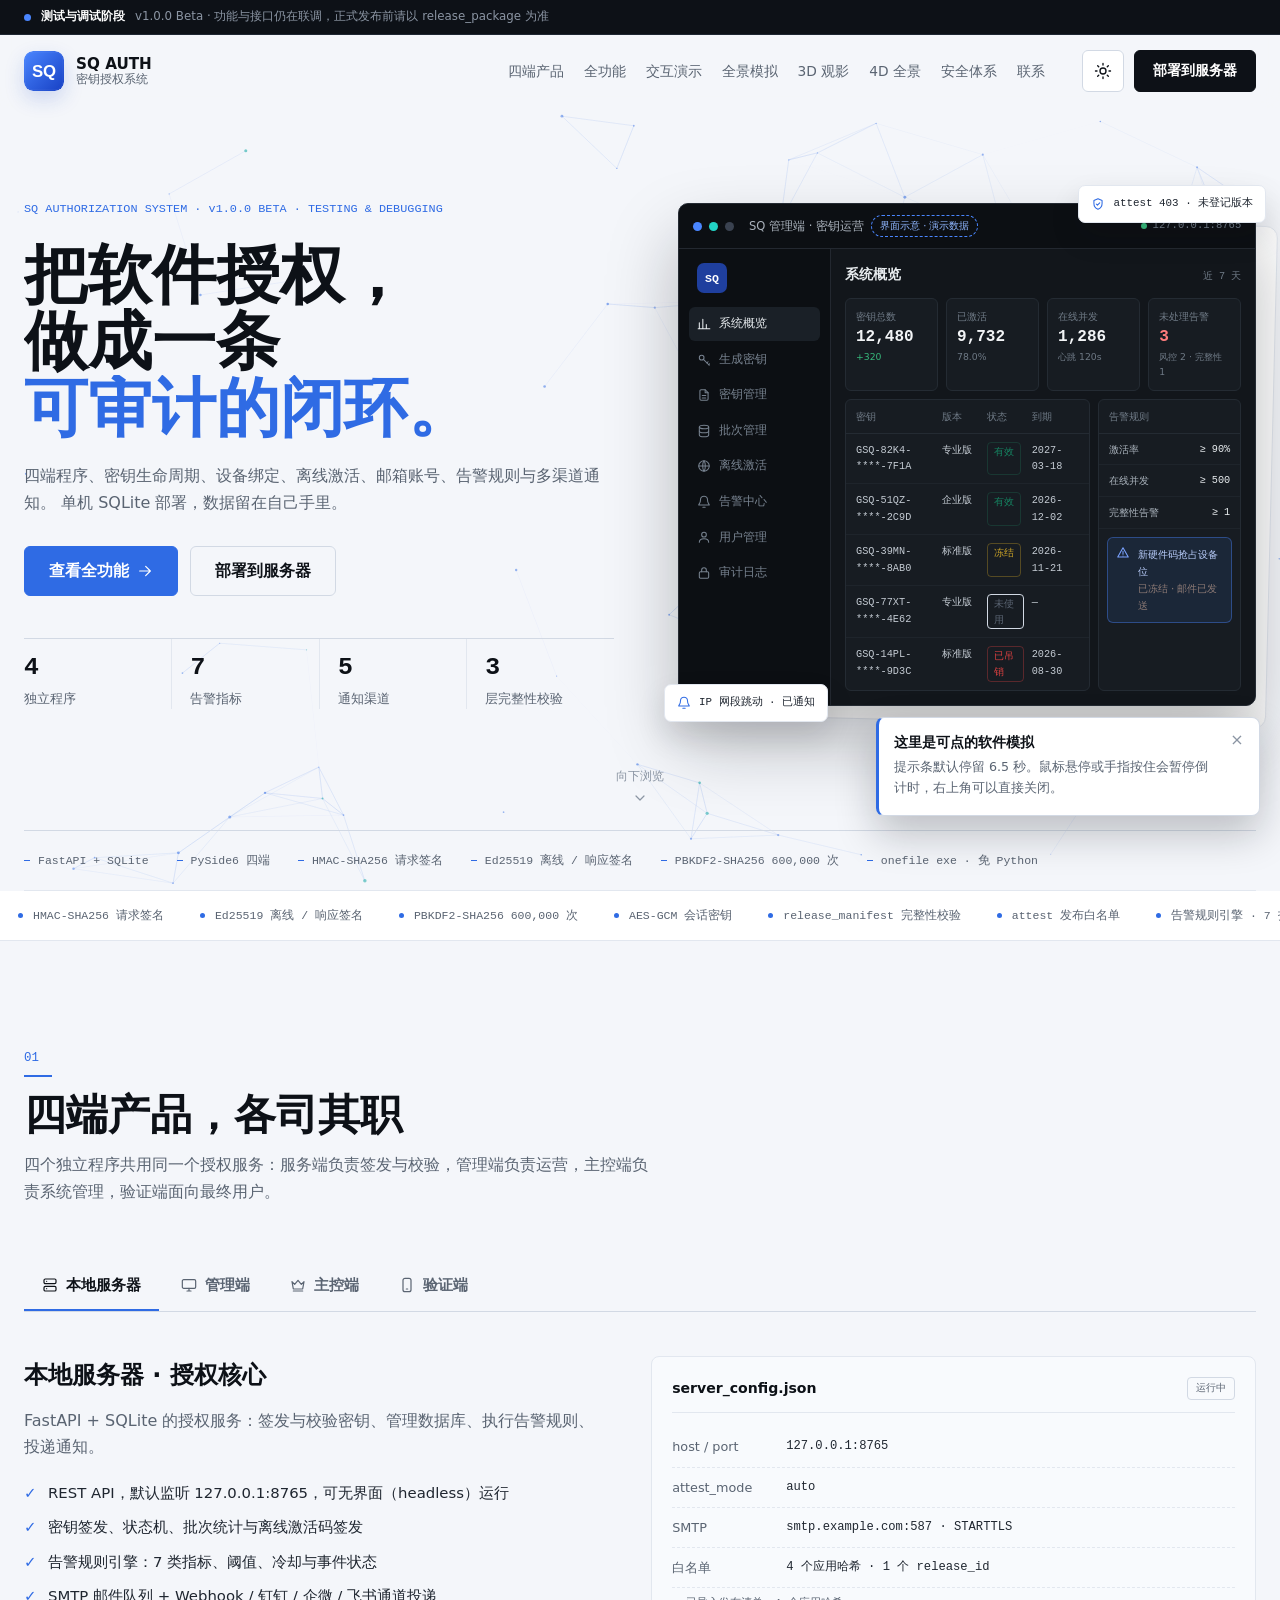
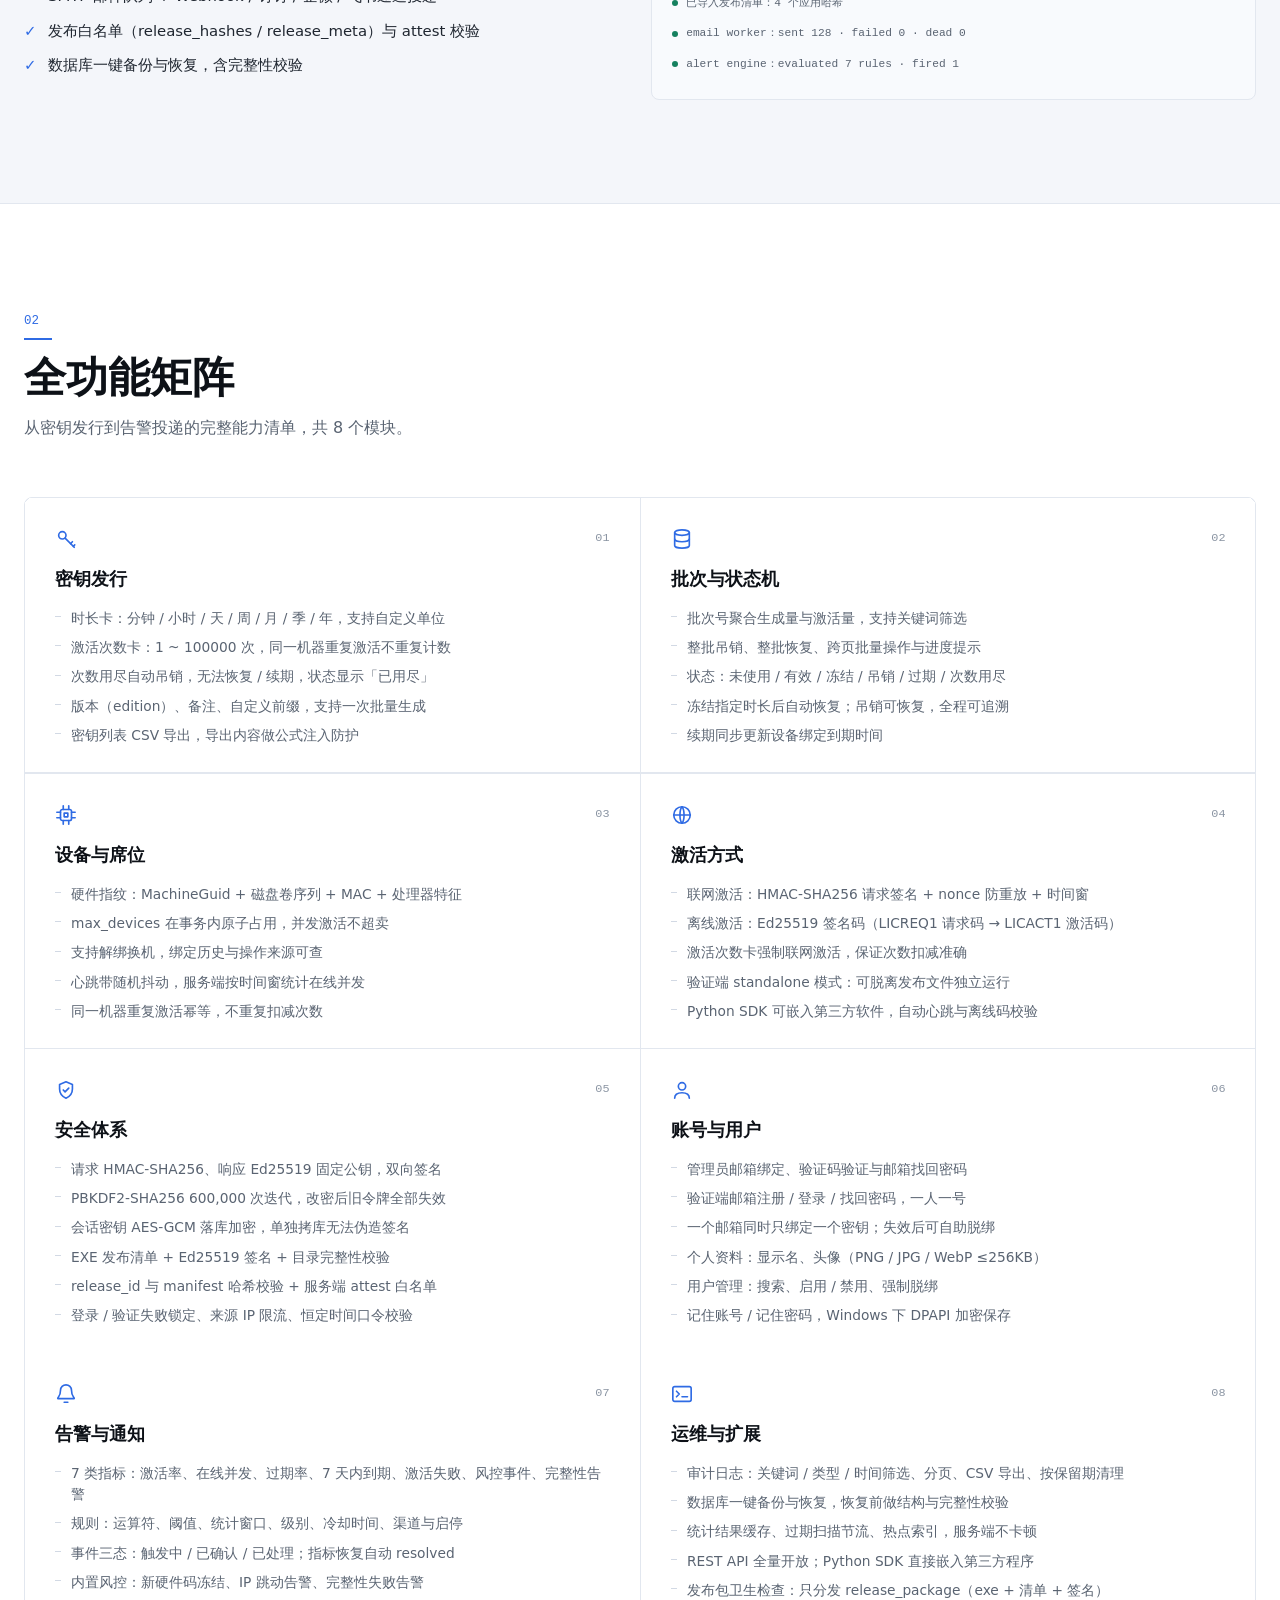
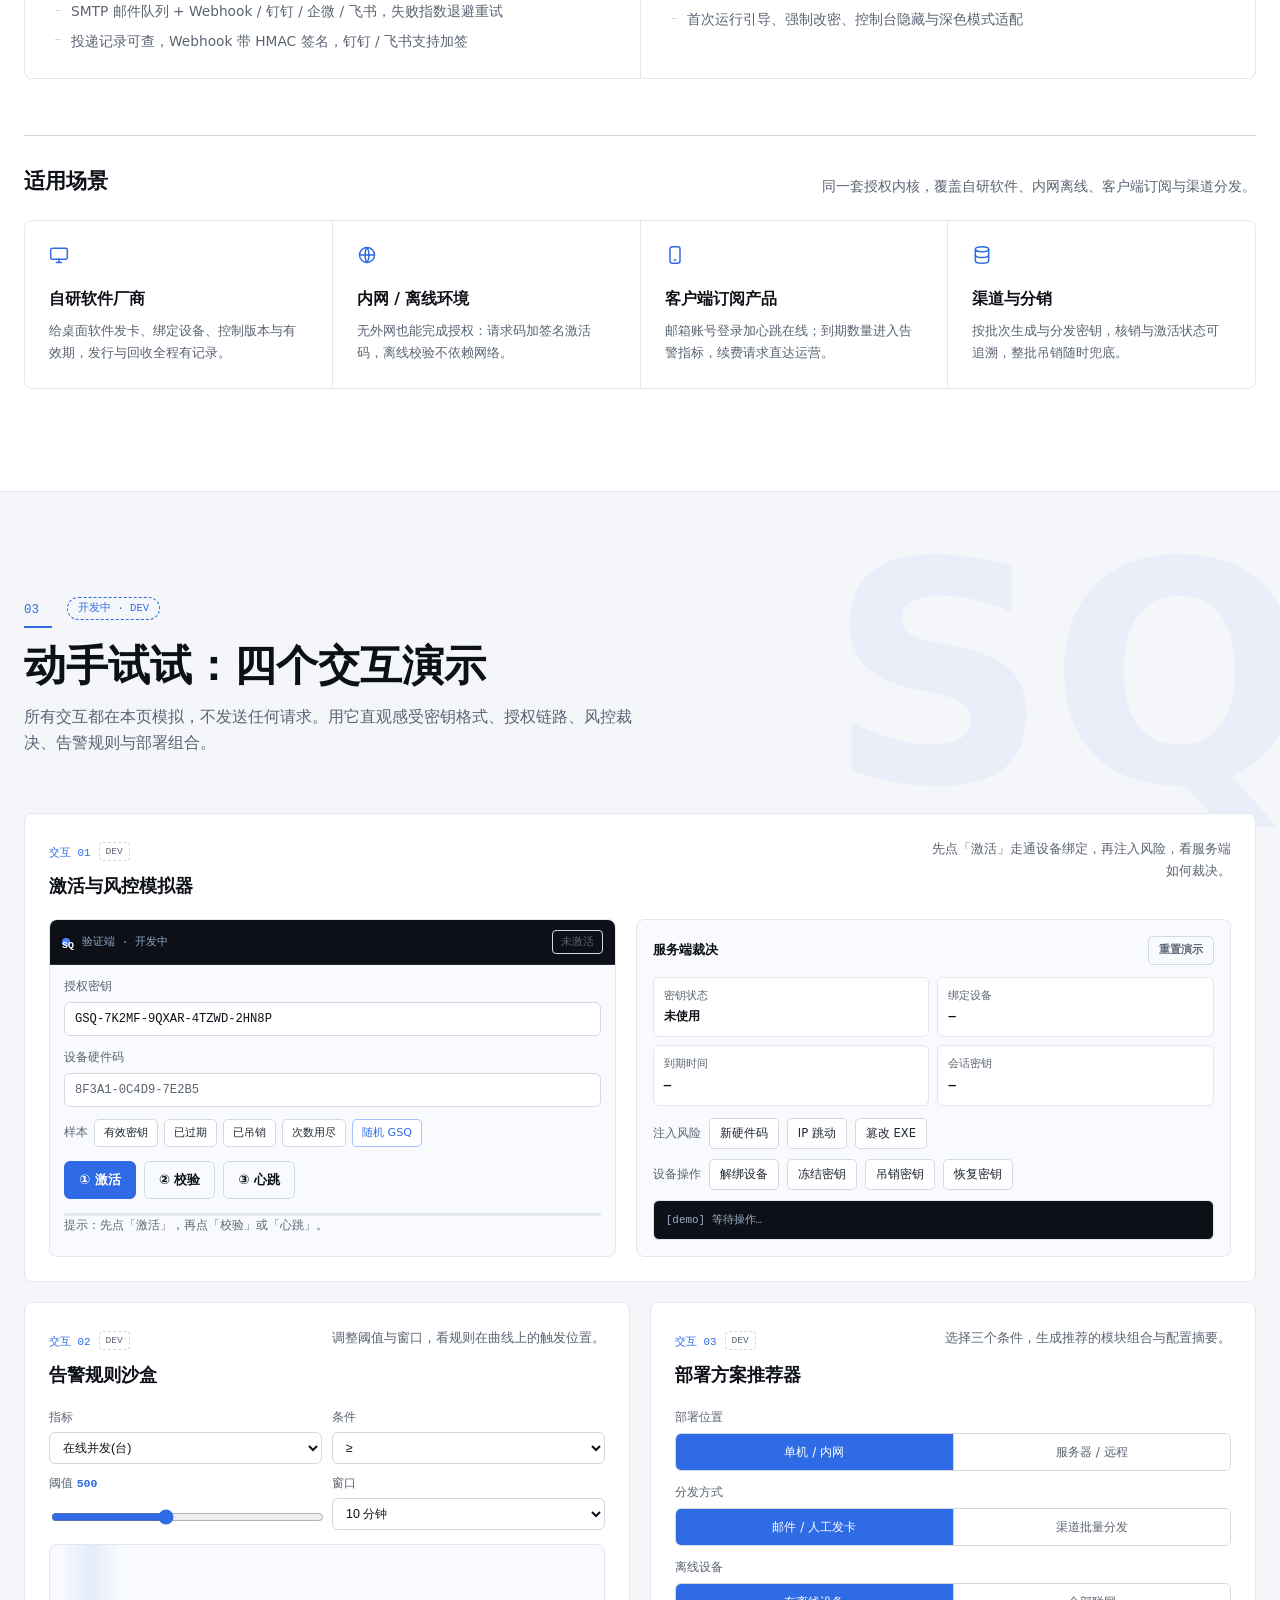
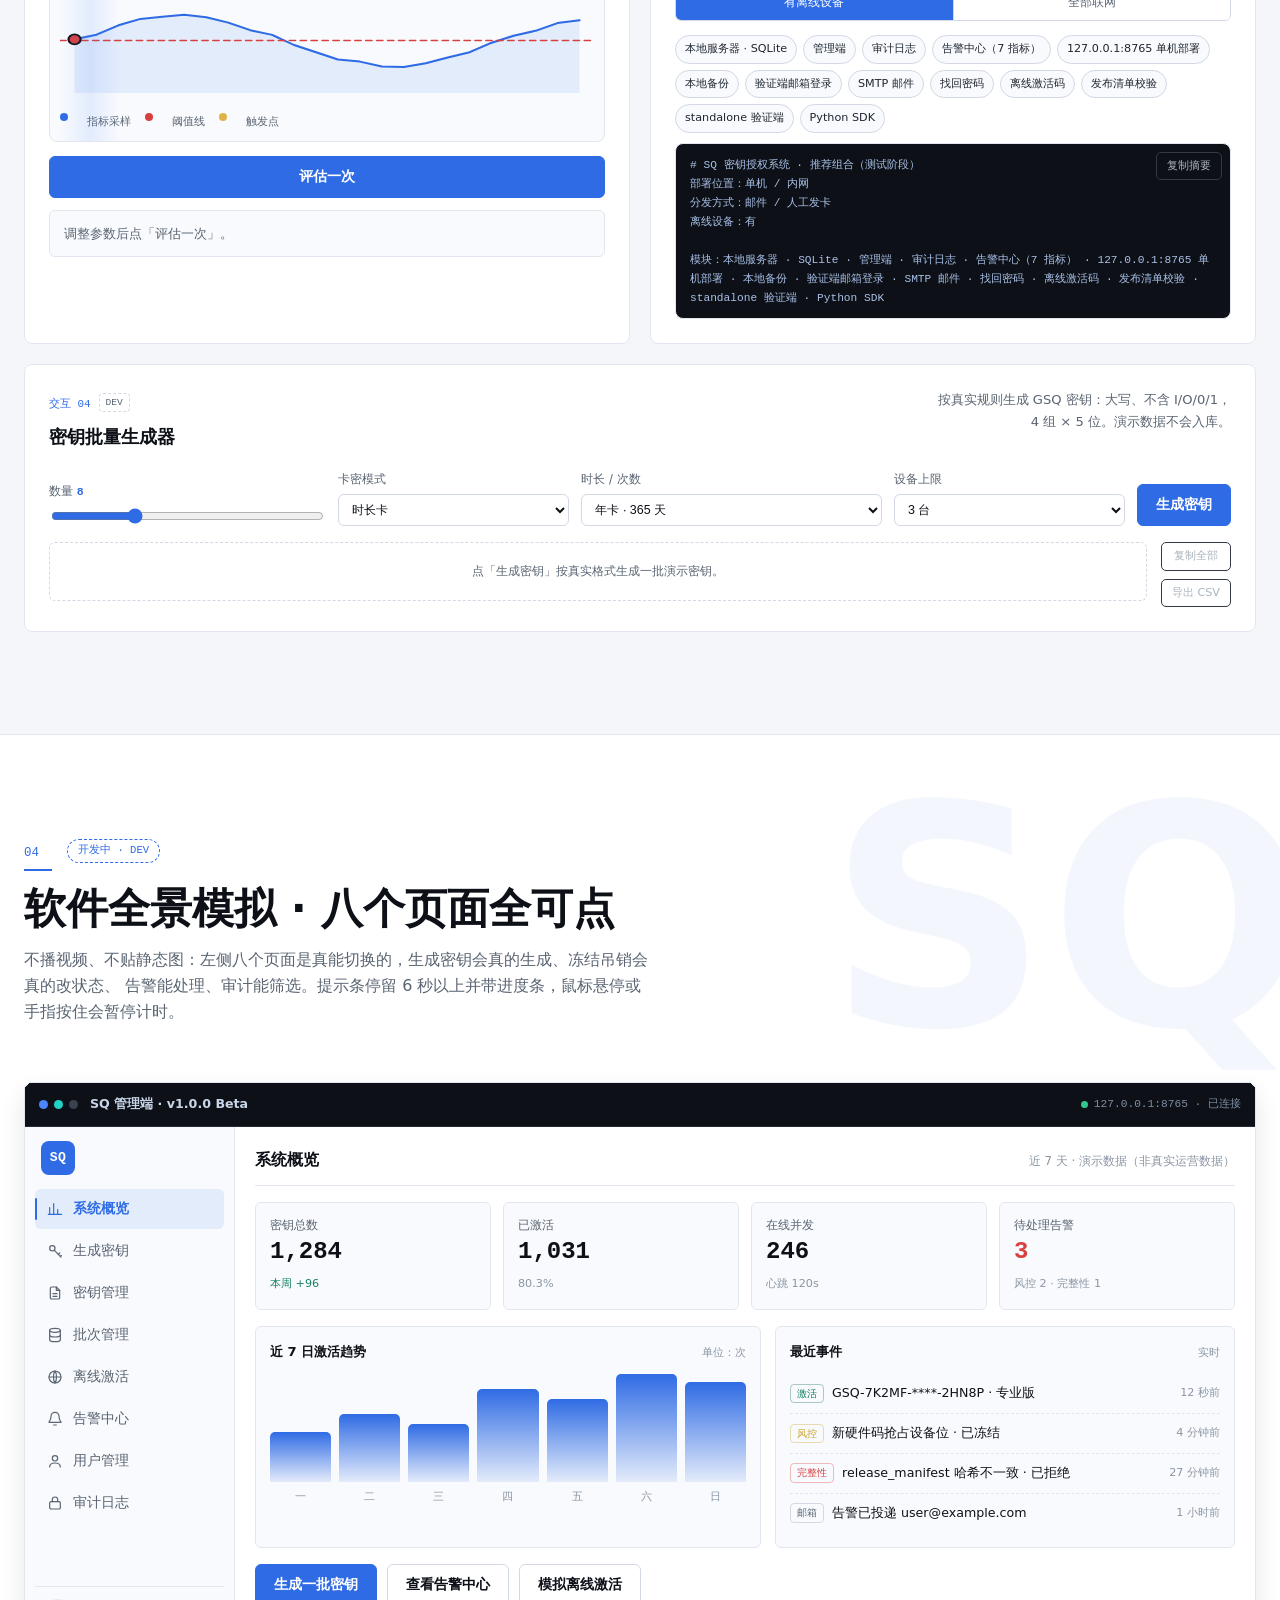
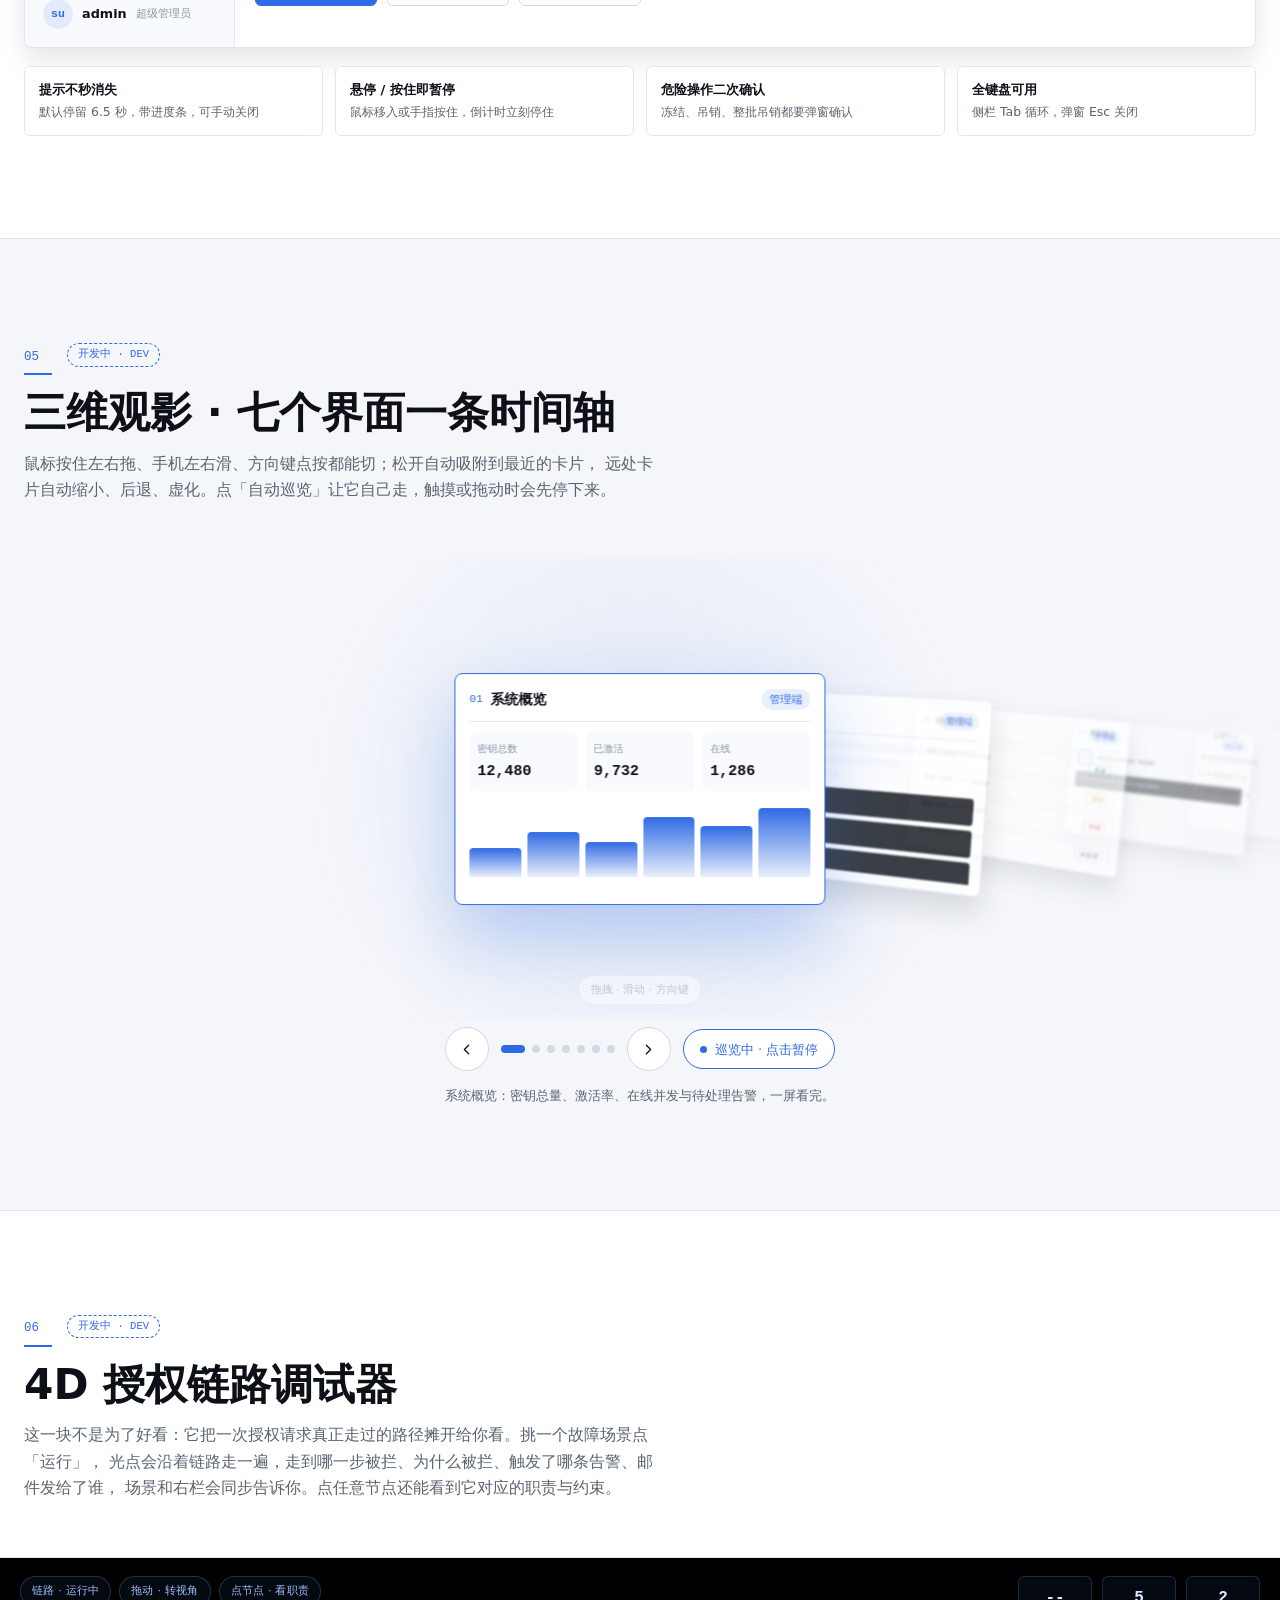
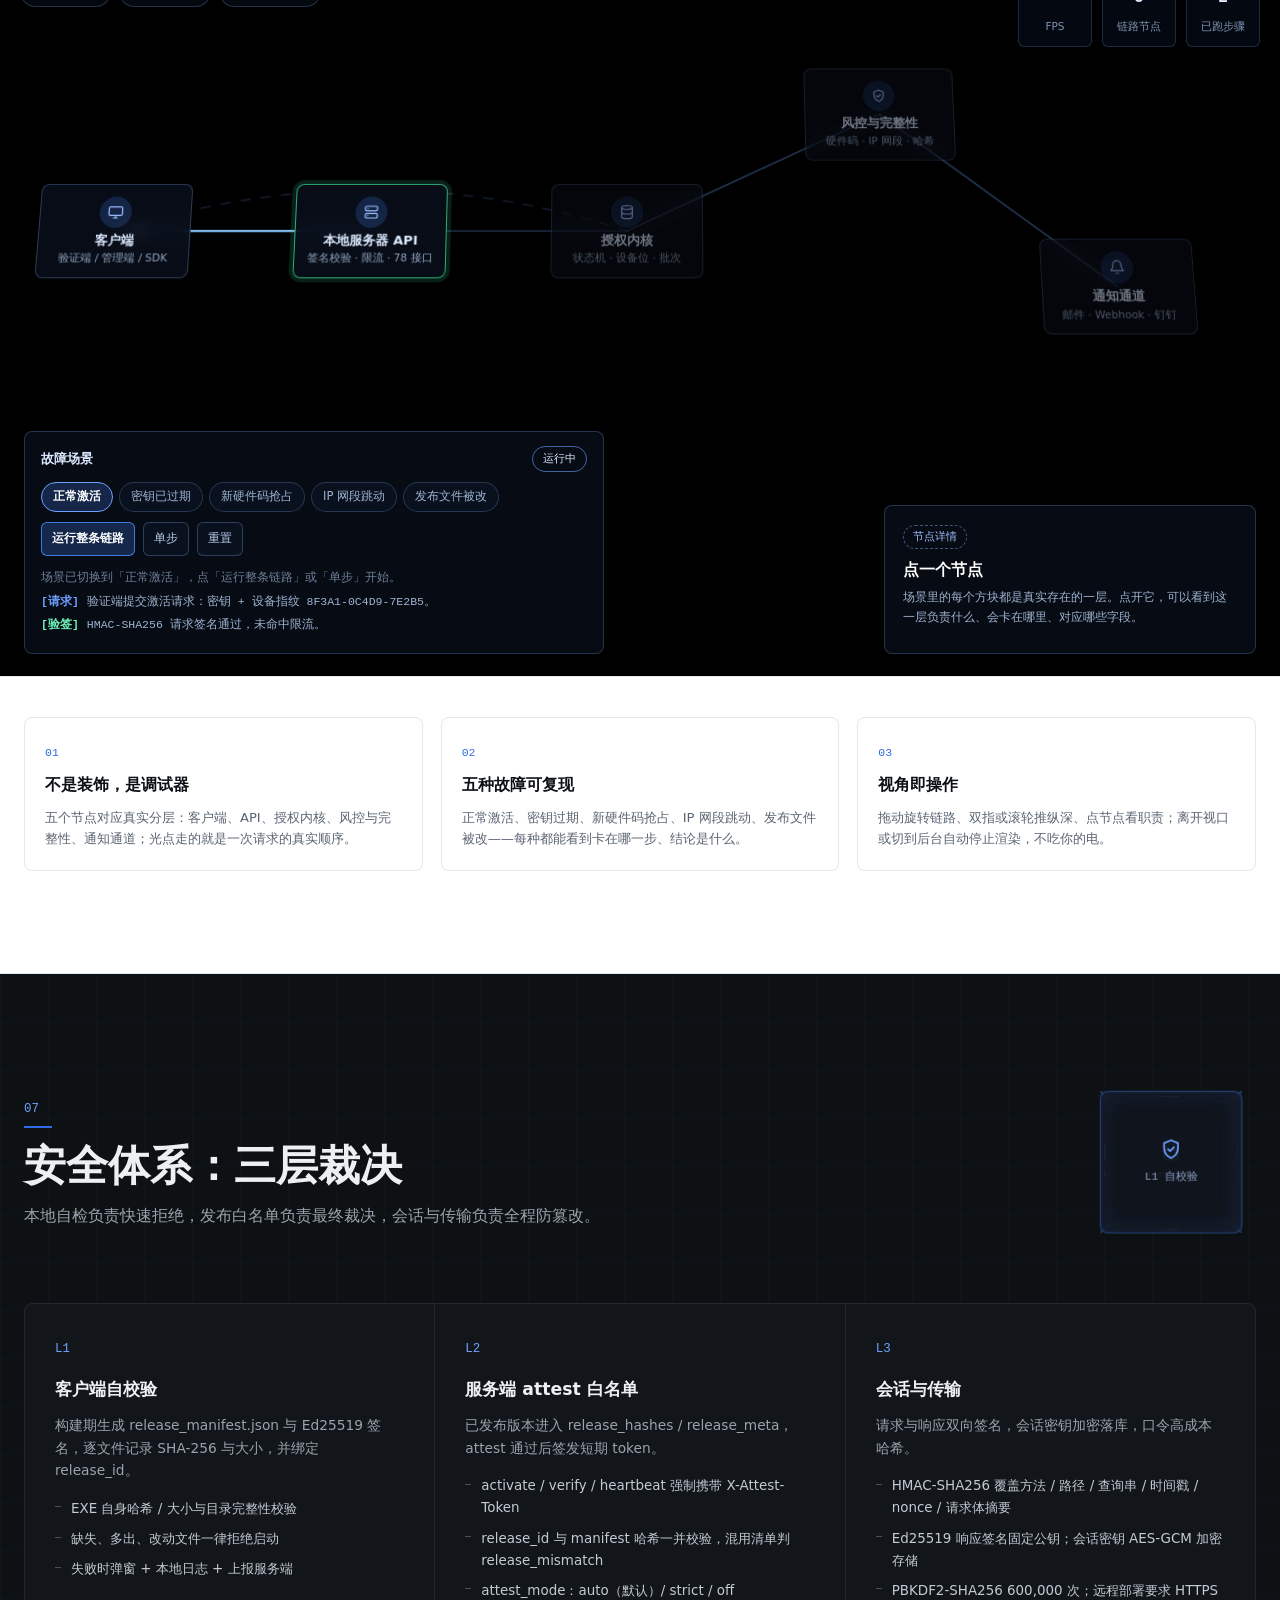
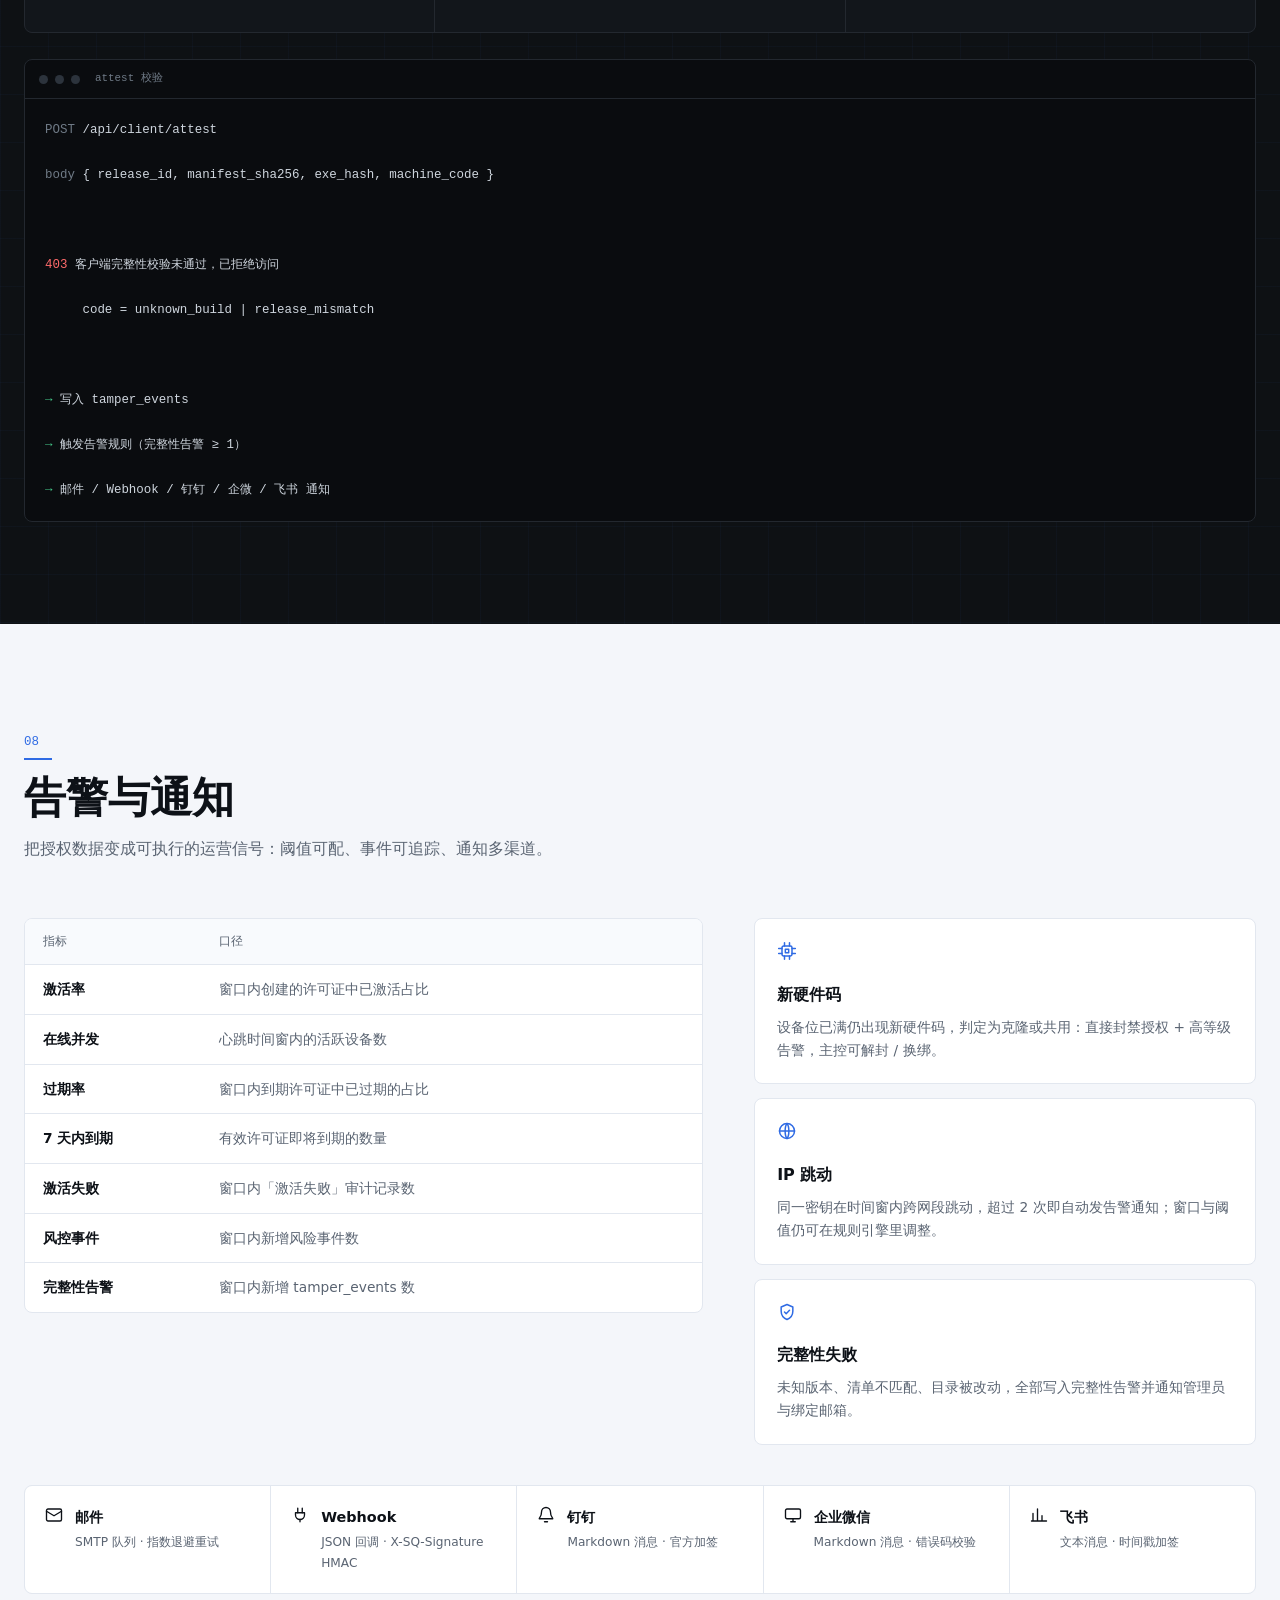
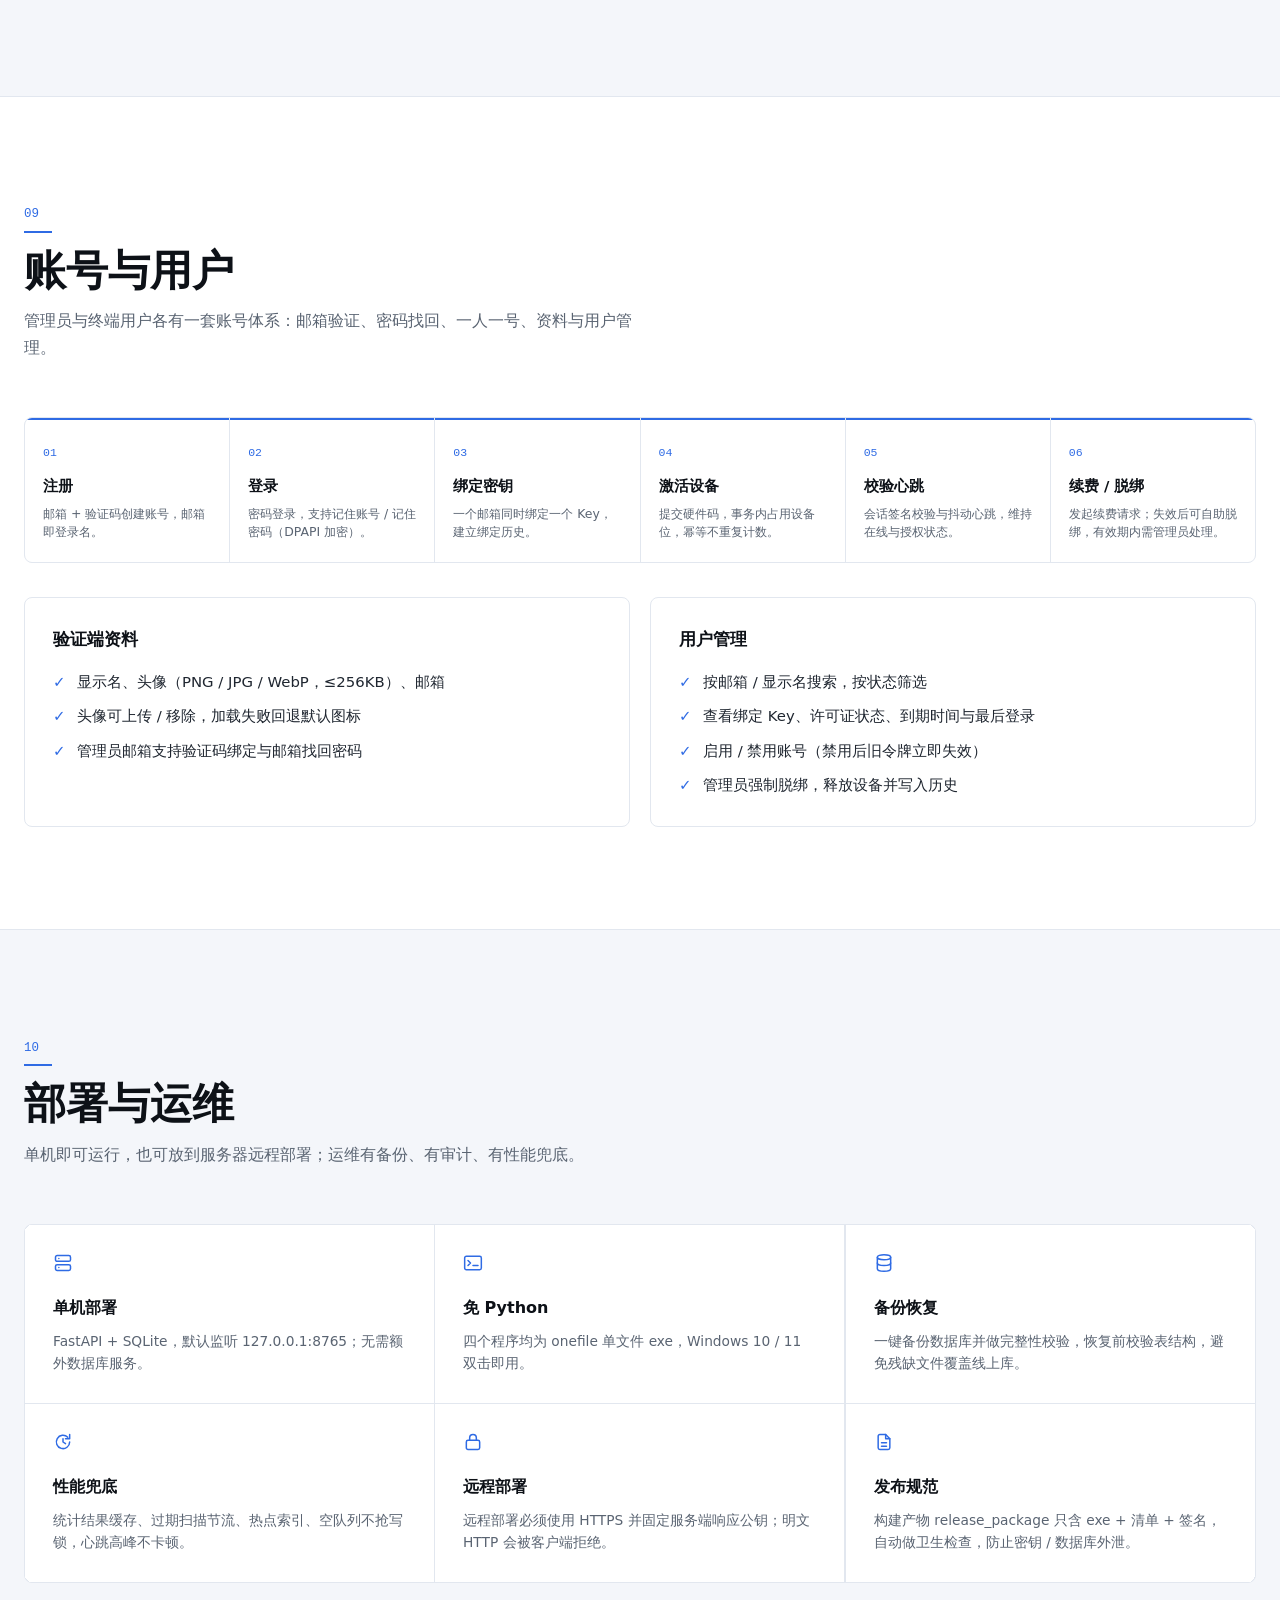
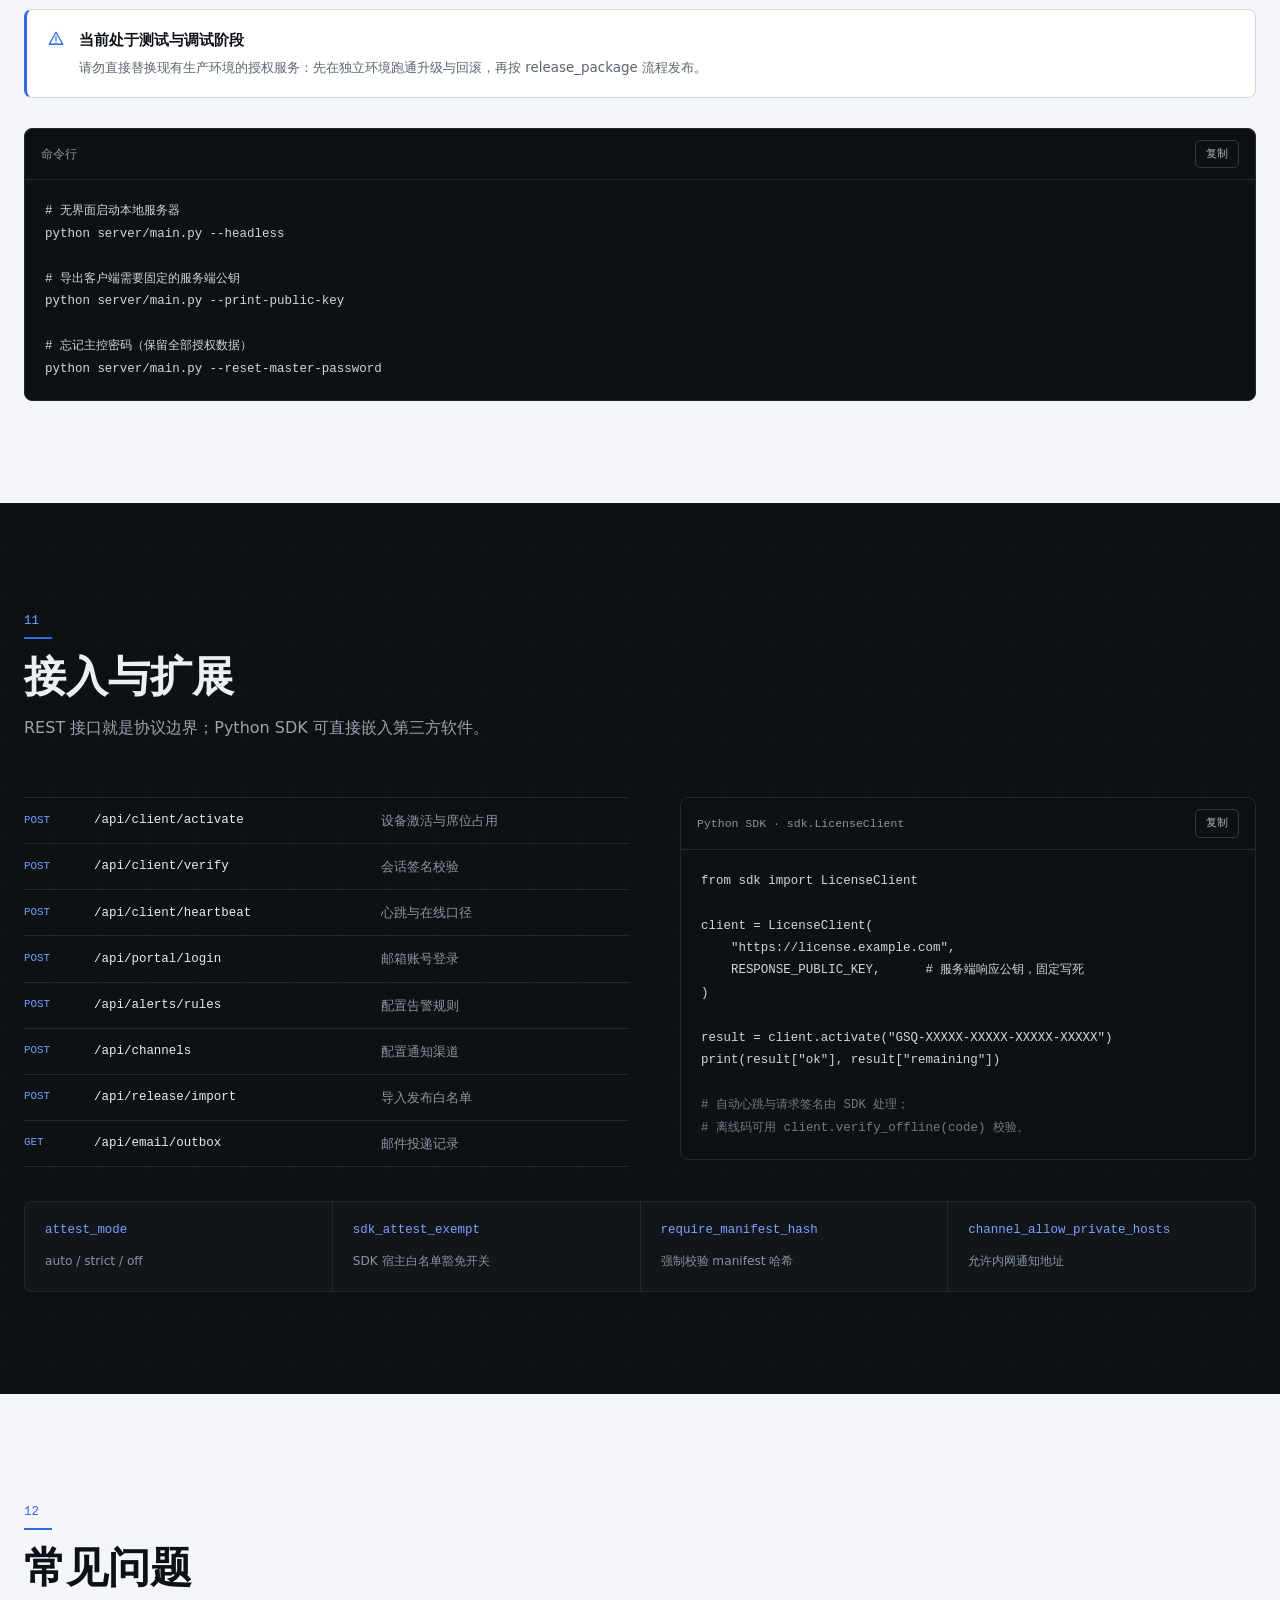
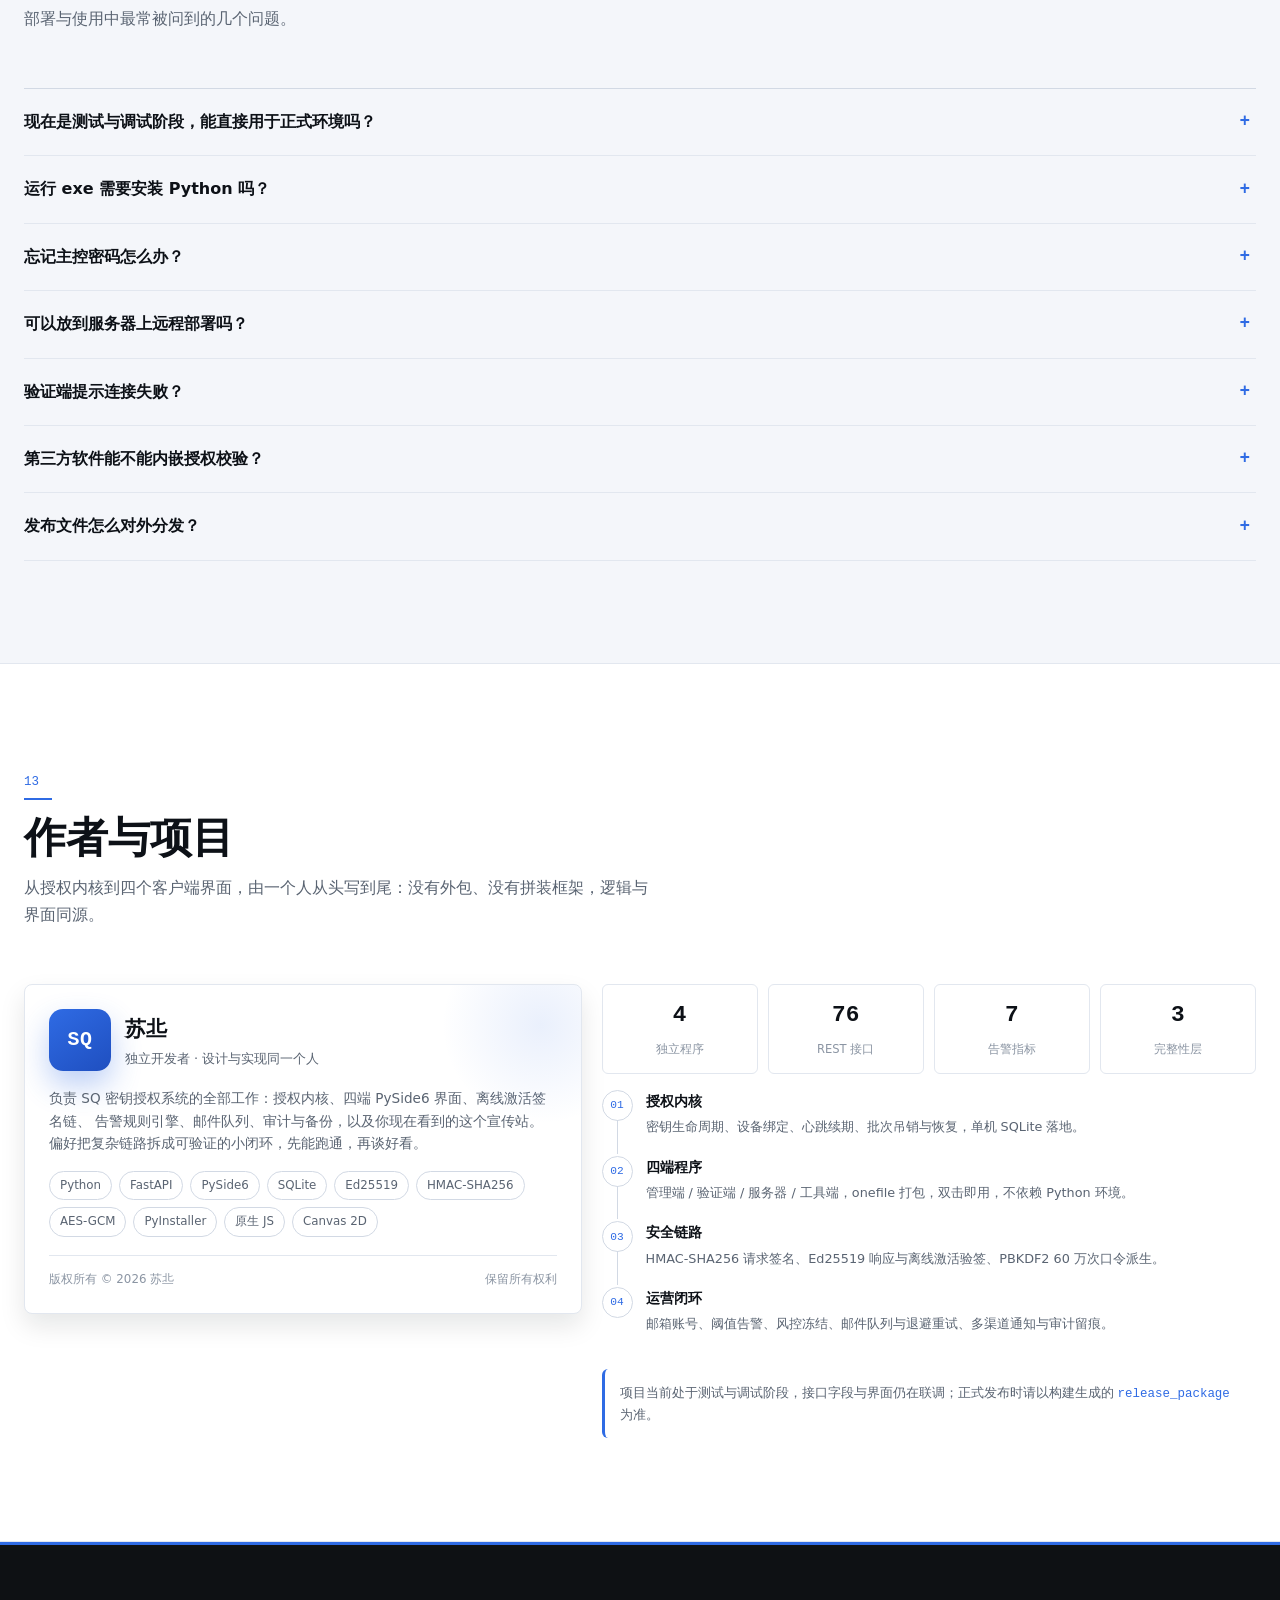
<file: index.html>
<!doctype html>
<html lang="zh-CN">
  <head>
    <meta charset="utf-8" />
    <meta name="viewport" content="width=device-width, initial-scale=1" />
    <title>SQ 密钥授权系统 · 软件授权与卡密管理平台</title>
    <meta
      name="description"
      content="SQ 密钥授权系统：四端程序、密钥生命周期、设备绑定、离线激活、邮箱账号、告警规则与多渠道通知。单机 SQLite 部署，数据留在自己手里。"
    />
    <meta name="theme-color" content="#f4f6fa" />
    <!-- 部署后请把下面三处 example.pages.dev 换成你的实际域名 -->
    <link rel="canonical" href="https://example.pages.dev/" />
    <meta property="og:title" content="SQ 密钥授权系统 · 软件授权与卡密管理平台" />
    <meta
      property="og:description"
      content="从签发到告警，一套系统管到底。四端程序、密钥生命周期、离线激活、完整性自校验与告警规则引擎。"
    />
    <meta property="og:type" content="website" />
    <meta property="og:url" content="https://example.pages.dev/" />
    <meta property="og:site_name" content="SQ 密钥授权系统" />
    <meta property="og:image" content="./assets/og-cover.png" />
    <meta property="og:image:width" content="1200" />
    <meta property="og:image:height" content="630" />
    <meta property="og:locale" content="zh_CN" />
    <meta name="twitter:card" content="summary_large_image" />
    <meta name="twitter:title" content="SQ 密钥授权系统 · 软件授权与卡密管理平台" />
    <meta name="twitter:image" content="./assets/og-cover.png" />
    <link rel="icon" href="./assets/logo.svg" type="image/svg+xml" />
    <link rel="stylesheet" href="./style.css" />
    <script src="./theme-init.js"></script>
  </head>
  <body>
    <div class="progress" aria-hidden="true"><span id="progress-bar"></span></div>

    <svg class="sprite" aria-hidden="true" focusable="false">
      <symbol id="i-key" viewBox="0 0 24 24">
        <circle cx="8" cy="8" r="4"></circle>
        <path d="M11 11 21 21"></path>
        <path d="M17 17l2-2"></path>
        <path d="M20 20l1.5-1.5"></path>
      </symbol>
      <symbol id="i-cpu" viewBox="0 0 24 24">
        <rect x="6" y="6" width="12" height="12" rx="2"></rect>
        <rect x="10" y="10" width="4" height="4"></rect>
        <path d="M9 2v4M15 2v4M9 18v4M15 18v4M2 9h4M2 15h4M18 9h4M18 15h4"></path>
      </symbol>
      <symbol id="i-shield" viewBox="0 0 24 24">
        <path d="M12 3l7 3v5c0 4.5-2.9 8.2-7 10-4.1-1.8-7-5.5-7-10V6z"></path>
        <path d="M9 12l2 2 4-4"></path>
      </symbol>
      <symbol id="i-bell" viewBox="0 0 24 24">
        <path d="M18 8a6 6 0 1 0-12 0c0 7-3 7-3 9h18c0-2-3-2-3-9"></path>
        <path d="M10 21h4"></path>
      </symbol>
      <symbol id="i-mail" viewBox="0 0 24 24">
        <rect x="2" y="4" width="20" height="16" rx="2"></rect>
        <path d="M2 7l10 6L22 7"></path>
      </symbol>
      <symbol id="i-server" viewBox="0 0 24 24">
        <rect x="3" y="3" width="18" height="7" rx="2"></rect>
        <rect x="3" y="14" width="18" height="7" rx="2"></rect>
        <path d="M7 6.5h.01M7 17.5h.01"></path>
      </symbol>
      <symbol id="i-monitor" viewBox="0 0 24 24">
        <rect x="2" y="4" width="20" height="13" rx="2"></rect>
        <path d="M9 21h6M12 17v4"></path>
      </symbol>
      <symbol id="i-crown" viewBox="0 0 24 24">
        <path d="M3 7l4 4 5-6 5 6 4-4-2 11H5z"></path>
        <path d="M5 21h14"></path>
      </symbol>
      <symbol id="i-phone" viewBox="0 0 24 24">
        <rect x="6" y="2" width="12" height="20" rx="3"></rect>
        <path d="M11 18h2"></path>
      </symbol>
      <symbol id="i-check" viewBox="0 0 24 24">
        <path d="M4 12.5l5 5L20 6.5"></path>
      </symbol>
      <symbol id="i-arrow" viewBox="0 0 24 24">
        <path d="M4 12h16M13 5l7 7-7 7"></path>
      </symbol>
      <symbol id="i-menu" viewBox="0 0 24 24">
        <path d="M3 6h18M3 12h18M3 18h18"></path>
      </symbol>
      <symbol id="i-copy" viewBox="0 0 24 24">
        <rect x="9" y="9" width="12" height="12" rx="2"></rect>
        <path d="M5 15V5a2 2 0 0 1 2-2h10"></path>
      </symbol>
      <symbol id="i-terminal" viewBox="0 0 24 24">
        <rect x="2" y="4" width="20" height="16" rx="2"></rect>
        <path d="M6 9l3 3-3 3M12 15h6"></path>
      </symbol>
      <symbol id="i-db" viewBox="0 0 24 24">
        <ellipse cx="12" cy="5" rx="8" ry="3"></ellipse>
        <path d="M4 5v7c0 1.7 3.6 3 8 3s8-1.3 8-3V5"></path>
        <path d="M4 12v7c0 1.7 3.6 3 8 3s8-1.3 8-3v-7"></path>
      </symbol>
      <symbol id="i-backup" viewBox="0 0 24 24">
        <path d="M20 12a8 8 0 1 1-2.3-5.7"></path>
        <path d="M20 3v5h-5"></path>
        <path d="M12 8v4l3 2"></path>
      </symbol>
      <symbol id="i-plug" viewBox="0 0 24 24">
        <path d="M9 3v6M15 3v6"></path>
        <path d="M6 9h12v3a6 6 0 0 1-12 0z"></path>
        <path d="M12 18v3"></path>
      </symbol>
      <symbol id="i-alert" viewBox="0 0 24 24">
        <path d="M12 3l9 16H3z"></path>
        <path d="M12 9v5M12 17h.01"></path>
      </symbol>
      <symbol id="i-user" viewBox="0 0 24 24">
        <circle cx="12" cy="8" r="4"></circle>
        <path d="M4 21c0-4 3.6-6 8-6s8 2 8 6"></path>
      </symbol>
      <symbol id="i-lock" viewBox="0 0 24 24">
        <rect x="4" y="10" width="16" height="11" rx="2"></rect>
        <path d="M8 10V7a4 4 0 1 1 8 0v3"></path>
      </symbol>
      <symbol id="i-file" viewBox="0 0 24 24">
        <path d="M14 3H7a2 2 0 0 0-2 2v14a2 2 0 0 0 2 2h10a2 2 0 0 0 2-2V8z"></path>
        <path d="M14 3v5h5M9 13h6M9 17h6"></path>
      </symbol>
      <symbol id="i-chart" viewBox="0 0 24 24">
        <path d="M4 20V10M10 20V4M16 20v-7M22 20H2"></path>
      </symbol>
      <symbol id="i-globe" viewBox="0 0 24 24">
        <circle cx="12" cy="12" r="9"></circle>
        <path d="M3 12h18M12 3c3 3.5 3 14.5 0 18-3-3.5-3-14.5 0-18z"></path>
      </symbol>
      <symbol id="i-question" viewBox="0 0 24 24">
        <circle cx="12" cy="12" r="9"></circle>
        <path d="M9.5 9a2.5 2.5 0 1 1 3.5 2.3c-.8.4-1 1-1 1.7M12 17h.01"></path>
      </symbol>
      <symbol id="i-sun" viewBox="0 0 24 24">
        <circle cx="12" cy="12" r="4"></circle>
        <path d="M12 2v2M12 20v2M4.9 4.9l1.4 1.4M17.7 17.7l1.4 1.4M2 12h2M20 12h2M4.9 19.1l1.4-1.4M17.7 6.3l1.4-1.4"></path>
      </symbol>
      <symbol id="i-moon" viewBox="0 0 24 24">
        <path d="M20 14.5A8.5 8.5 0 0 1 9.5 4a8.5 8.5 0 1 0 10.5 10.5z"></path>
      </symbol>
      <symbol id="i-chevron" viewBox="0 0 24 24">
        <path d="M6 9l6 6 6-6"></path>
      </symbol>
    </svg>

    <header class="site-header" id="top">
      <div class="beta-bar">
        <div class="shell beta-inner">
          <span class="beta-dot"></span>
          <b>测试与调试阶段</b>
          <span class="beta-text">v1.0.0 Beta · 功能与接口仍在联调，正式发布前请以 release_package 为准</span>
        </div>
      </div>
      <div class="shell header-row">
        <a class="brand" href="#top" aria-label="SQ 密钥授权系统">
          <img src="./assets/logo.svg" alt="" width="40" height="40" />
          <span>
            <strong>SQ AUTH</strong>
            <small>密钥授权系统</small>
          </span>
        </a>
        <nav class="nav" id="nav" aria-label="主导航">
          <a href="#suite">四端产品</a>
          <a href="#features">全功能</a>
          <a href="#playground">交互演示</a>
          <a href="#studio">全景模拟</a>
          <a href="#cinema">3D 观影</a>
          <a href="#immersive">4D 全景</a>
          <a href="#security">安全体系</a>
          <a href="#contact">联系</a>
        </nav>
        <div class="header-cta">
          <button class="theme-toggle" id="theme-toggle" type="button" aria-label="切换深浅主题" title="切换深浅主题">
            <svg class="icon-sun"><use href="#i-sun"></use></svg>
            <svg class="icon-moon"><use href="#i-moon"></use></svg>
          </button>
          <a class="btn btn-ink" href="#deploy">部署到服务器</a>
          <button class="nav-toggle" id="nav-toggle" aria-label="打开导航" aria-expanded="false">
            <svg><use href="#i-menu"></use></svg>
          </button>
        </div>
      </div>
    </header>

    <aside class="rail" aria-label="章节索引">
      <a href="#suite" data-rail="suite"><i>01</i><span>四端产品</span></a>
      <a href="#features" data-rail="features"><i>02</i><span>全功能矩阵</span></a>
      <a href="#playground" data-rail="playground"><i>03</i><span>交互演示</span></a>
      <a href="#studio" data-rail="studio"><i>04</i><span>软件全景</span></a>
      <a href="#cinema" data-rail="cinema"><i>05</i><span>3D 观影</span></a>
      <a href="#immersive" data-rail="immersive"><i>06</i><span>4D 全景</span></a>
      <a href="#security" data-rail="security"><i>07</i><span>安全体系</span></a>
      <a href="#alerts" data-rail="alerts"><i>08</i><span>告警通知</span></a>
      <a href="#accounts" data-rail="accounts"><i>09</i><span>账号用户</span></a>
      <a href="#deploy" data-rail="deploy"><i>10</i><span>部署运维</span></a>
      <a href="#integration" data-rail="integration"><i>11</i><span>接入扩展</span></a>
      <a href="#faq" data-rail="faq"><i>12</i><span>常见问题</span></a>
      <a href="#author" data-rail="author"><i>13</i><span>作者</span></a>
      <a href="#contact" data-rail="contact"><i>14</i><span>联系</span></a>
    </aside>

    <main>
      <!-- HERO -->
      <section class="hero" id="hero">
        <canvas class="fx-canvas" id="fx-canvas" aria-hidden="true"></canvas>
        <div class="shell hero-grid">
          <div class="hero-copy">
            <p class="kicker">SQ AUTHORIZATION SYSTEM · v1.0.0 BETA · TESTING &amp; DEBUGGING</p>
            <h1>
              <span class="line"><i>把软件授权，</i></span>
              <span class="line"><i>做成一条</i></span>
              <span class="line is-accent"><i>可审计的闭环。</i></span>
            </h1>
            <p class="lead">
              四端程序、密钥生命周期、设备绑定、离线激活、邮箱账号、告警规则与多渠道通知。
              单机 SQLite 部署，数据留在自己手里。
            </p>
            <div class="hero-actions">
              <a class="btn btn-accent btn-lg" href="#features">
                查看全功能
                <svg><use href="#i-arrow"></use></svg>
              </a>
              <a class="btn btn-line btn-lg" href="#deploy">部署到服务器</a>
            </div>
            <dl class="hero-meta">
              <div><dt data-count="4">4</dt><dd>独立程序</dd></div>
              <div><dt data-count="7">7</dt><dd>告警指标</dd></div>
              <div><dt data-count="5">5</dt><dd>通知渠道</dd></div>
              <div><dt data-count="3">3</dt><dd>层完整性校验</dd></div>
            </dl>
          </div>

          <div class="hero-visual" data-tilt aria-hidden="true">
            <div class="app-window">
              <div class="app-bar">
                <span class="dot"></span><span class="dot"></span><span class="dot"></span>
                <span class="app-title">SQ 管理端 · 密钥运营</span>
                <span class="app-demo">界面示意 · 演示数据</span>
                <span class="app-status"><i></i>127.0.0.1:8765</span>
              </div>
              <div class="app-body">
                <aside class="app-side">
                  <div class="app-side-brand">SQ</div>
                  <span class="item is-active"><svg><use href="#i-chart"></use></svg>系统概览</span>
                  <span class="item"><svg><use href="#i-key"></use></svg>生成密钥</span>
                  <span class="item"><svg><use href="#i-file"></use></svg>密钥管理</span>
                  <span class="item"><svg><use href="#i-db"></use></svg>批次管理</span>
                  <span class="item"><svg><use href="#i-globe"></use></svg>离线激活</span>
                  <span class="item"><svg><use href="#i-bell"></use></svg>告警中心</span>
                  <span class="item"><svg><use href="#i-user"></use></svg>用户管理</span>
                  <span class="item"><svg><use href="#i-lock"></use></svg>审计日志</span>
                </aside>
                <div class="app-main">
                  <div class="app-main-head"><strong>系统概览</strong><span>近 7 天</span></div>
                  <div class="stat-grid">
                    <div class="stat"><small>密钥总数</small><b data-count="12480" data-comma="1">12,480</b><em class="ok">+320</em></div>
                    <div class="stat"><small>已激活</small><b data-count="9732" data-comma="1">9,732</b><em>78.0%</em></div>
                    <div class="stat"><small>在线并发</small><b data-count="1286" data-comma="1">1,286</b><em>心跳 120s</em></div>
                    <div class="stat"><small>未处理告警</small><b class="warn" data-count="3">3</b><em>风控 2 · 完整性 1</em></div>
                  </div>
                  <div class="app-cols">
                    <div class="table-card">
                      <div class="table-head"><span>密钥</span><span>版本</span><span>状态</span><span>到期</span></div>
                      <div class="table-row"><span>GSQ-82K4-****-7F1A</span><span>专业版</span><span class="tag tag-ok">有效</span><span>2027-03-18</span></div>
                      <div class="table-row"><span>GSQ-51QZ-****-2C9D</span><span>企业版</span><span class="tag tag-ok">有效</span><span>2026-12-02</span></div>
                      <div class="table-row"><span>GSQ-39MN-****-8AB0</span><span>标准版</span><span class="tag tag-warn">冻结</span><span>2026-11-21</span></div>
                      <div class="table-row"><span>GSQ-77XT-****-4E62</span><span>专业版</span><span class="tag tag-dim">未使用</span><span>—</span></div>
                      <div class="table-row"><span>GSQ-14PL-****-9D3C</span><span>标准版</span><span class="tag tag-bad">已吊销</span><span>2026-08-30</span></div>
                    </div>
                    <div class="side-card">
                      <div class="side-head">告警规则</div>
                      <div class="rule-row"><span>激活率</span><b>≥ 90%</b></div>
                      <div class="rule-row"><span>在线并发</span><b>≥ 500</b></div>
                      <div class="rule-row"><span>完整性告警</span><b>≥ 1</b></div>
                      <div class="alert-live">
                        <svg><use href="#i-alert"></use></svg>
                        <div>新硬件码抢占设备位<em>已冻结 · 邮件已发送</em></div>
                      </div>
                    </div>
                  </div>
                </div>
              </div>
            </div>
            <div class="float-chip chip-a"><svg><use href="#i-shield"></use></svg>attest 403 · 未登记版本</div>
            <div class="float-chip chip-b"><svg><use href="#i-bell"></use></svg>IP 网段跳动 · 已通知</div>
          </div>
        </div>

        <div class="scroll-hint" aria-hidden="true">
          <span>向下浏览</span>
          <svg><use href="#i-chevron"></use></svg>
        </div>

        <div class="shell hero-strip">
          <span>FastAPI + SQLite</span>
          <span>PySide6 四端</span>
          <span>HMAC-SHA256 请求签名</span>
          <span>Ed25519 离线 / 响应签名</span>
          <span>PBKDF2-SHA256 600,000 次</span>
          <span>onefile exe · 免 Python</span>
        </div>

        <div class="marquee" aria-hidden="true">
          <div class="marquee-track">
            <div class="marquee-group">
              <span>HMAC-SHA256 请求签名</span>
              <span>Ed25519 离线 / 响应签名</span>
              <span>PBKDF2-SHA256 600,000 次</span>
              <span>AES-GCM 会话密钥</span>
              <span>release_manifest 完整性校验</span>
              <span>attest 发布白名单</span>
              <span>告警规则引擎 · 7 指标</span>
              <span>邮件队列与退避重试</span>
              <span>Webhook · 钉钉 · 企微 · 飞书</span>
              <span>批次吊销与恢复</span>
              <span>离线激活码 LICACT1</span>
              <span>硬件指纹绑定</span>
              <span>Python SDK 嵌入</span>
              <span>单机 SQLite · 免 Python</span>
            </div>
            <div class="marquee-group">
              <span>HMAC-SHA256 请求签名</span>
              <span>Ed25519 离线 / 响应签名</span>
              <span>PBKDF2-SHA256 600,000 次</span>
              <span>AES-GCM 会话密钥</span>
              <span>release_manifest 完整性校验</span>
              <span>attest 发布白名单</span>
              <span>告警规则引擎 · 7 指标</span>
              <span>邮件队列与退避重试</span>
              <span>Webhook · 钉钉 · 企微 · 飞书</span>
              <span>批次吊销与恢复</span>
              <span>离线激活码 LICACT1</span>
              <span>硬件指纹绑定</span>
              <span>Python SDK 嵌入</span>
              <span>单机 SQLite · 免 Python</span>
            </div>
          </div>
        </div>
      </section>

      <!-- 01 四端产品 -->
      <section class="section" id="suite">
        <div class="shell">
          <header class="section-head">
            <span class="sec-no">01</span>
            <h2>四端产品，各司其职</h2>
            <p>四个独立程序共用同一个授权服务：服务端负责签发与校验，管理端负责运营，主控端负责系统管理，验证端面向最终用户。</p>
          </header>

          <div class="tabs" role="tablist" aria-label="四端产品">
            <button class="tab is-active" role="tab" aria-selected="true" data-tab="server">
              <svg><use href="#i-server"></use></svg>本地服务器
            </button>
            <button class="tab" role="tab" aria-selected="false" data-tab="admin">
              <svg><use href="#i-monitor"></use></svg>管理端
            </button>
            <button class="tab" role="tab" aria-selected="false" data-tab="master">
              <svg><use href="#i-crown"></use></svg>主控端
            </button>
            <button class="tab" role="tab" aria-selected="false" data-tab="verification">
              <svg><use href="#i-phone"></use></svg>验证端
            </button>
          </div>

          <div class="tab-panels">
            <article class="tab-panel is-active" data-panel="server">
              <div class="end-copy">
                <h3>本地服务器 · 授权核心</h3>
                <p>FastAPI + SQLite 的授权服务：签发与校验密钥、管理数据库、执行告警规则、投递通知。</p>
                <ul class="ticks">
                  <li>REST API，默认监听 127.0.0.1:8765，可无界面（headless）运行</li>
                  <li>密钥签发、状态机、批次统计与离线激活码签发</li>
                  <li>告警规则引擎：7 类指标、阈值、冷却与事件状态</li>
                  <li>SMTP 邮件队列 + Webhook / 钉钉 / 企微 / 飞书通道投递</li>
                  <li>发布白名单（release_hashes / release_meta）与 attest 校验</li>
                  <li>数据库一键备份与恢复，含完整性校验</li>
                </ul>
              </div>
              <div class="end-mock">
                <div class="mock-head"><span>server_config.json</span><b>运行中</b></div>
                <div class="mock-field"><span>host / port</span><code>127.0.0.1:8765</code></div>
                <div class="mock-field"><span>attest_mode</span><code>auto</code></div>
                <div class="mock-field"><span>SMTP</span><code>smtp.example.com:587 · STARTTLS</code></div>
                <div class="mock-field"><span>白名单</span><code>4 个应用哈希 · 1 个 release_id</code></div>
                <div class="mock-log"><i></i>已导入发布清单：4 个应用哈希</div>
                <div class="mock-log"><i></i>email worker：sent 128 · failed 0 · dead 0</div>
                <div class="mock-log"><i></i>alert engine：evaluated 7 rules · fired 1</div>
              </div>
            </article>

            <article class="tab-panel" data-panel="admin">
              <div class="end-copy">
                <h3>管理端 · 密钥运营</h3>
                <p>面向日常运营：批量发行与全生命周期管理，查看统计、告警与审计。</p>
                <ul class="ticks">
                  <li>批量生成时长卡 / 激活次数卡，支持版本与备注</li>
                  <li>吊销、恢复、冻结、解冻、续期、删除、解绑</li>
                  <li>批次聚合统计、整批吊销 / 恢复、跨页批量操作</li>
                  <li>告警中心：规则配置、事件确认、通知渠道管理</li>
                  <li>用户管理：搜索、启用 / 禁用、强制脱绑</li>
                  <li>审计日志筛选、分页与 CSV 导出</li>
                </ul>
              </div>
              <div class="end-mock">
                <div class="mock-head"><span>密钥管理</span><b>12,480 条</b></div>
                <div class="mock-table">
                  <div class="mock-tr"><span>GSQ-82K4-****-7F1A</span><em class="tag-ok">有效</em></div>
                  <div class="mock-tr"><span>GSQ-39MN-****-8AB0</span><em class="tag-warn">冻结</em></div>
                  <div class="mock-tr"><span>GSQ-77XT-****-4E62</span><em class="tag-dim">未使用</em></div>
                  <div class="mock-tr"><span>GSQ-14PL-****-9D3C</span><em class="tag-bad">已吊销</em></div>
                </div>
                <div class="mock-actions"><span>批量吊销</span><span>批量续期</span><span>导出 CSV</span></div>
              </div>
            </article>

            <article class="tab-panel" data-panel="master">
              <div class="end-copy">
                <h3>主控端 · 系统管理</h3>
                <p>最高权限：管理员账号、邮箱与找回密码、系统级设置与发布白名单。</p>
                <ul class="ticks">
                  <li>管理员创建、启停、重置密码与角色管理</li>
                  <li>管理员邮箱绑定、验证码验证与找回密码</li>
                  <li>系统设置：监听地址、数据库、SMTP、AI 助手</li>
                  <li>发布白名单导入（release_manifest + 签名）</li>
                  <li>主控账号保护与强制改密闸门</li>
                  <li>与运营端导航区分：系统管理 / 密钥运营</li>
                </ul>
              </div>
              <div class="end-mock">
                <div class="mock-head"><span>管理员管理</span><b>系统管理</b></div>
                <div class="mock-table">
                  <div class="mock-tr"><span>admin</span><em class="tag-ok">已绑定邮箱</em></div>
                  <div class="mock-tr"><span>ops-01</span><em class="tag-ok">已验证</em></div>
                  <div class="mock-tr"><span>ops-02</span><em class="tag-dim">未验证</em></div>
                </div>
                <div class="mock-actions"><span>设置邮箱</span><span>发送验证码</span><span>重置密码</span></div>
              </div>
            </article>

            <article class="tab-panel" data-panel="verification">
              <div class="end-copy">
                <h3>验证端 · 最终用户</h3>
                <p>邮箱账号或激活码双模式：联网校验、离线激活、心跳保活与资料管理。</p>
                <ul class="ticks">
                  <li>邮箱注册 / 登录 / 找回密码，一个邮箱同时绑定一个密钥</li>
                  <li>激活码模式 + 离线激活码（LICACT1 请求码 / 激活码）</li>
                  <li>心跳带随机抖动，断网可回退离线授权</li>
                  <li>个人资料：显示名、头像（PNG / JPG / WebP ≤256KB）</li>
                  <li>续费请求、失效后自助脱绑；有效期内脱绑需管理员</li>
                  <li>可脱离发布文件独立运行，也可作为 Python SDK 嵌入第三方软件</li>
                </ul>
              </div>
              <div class="end-mock">
                <div class="mock-head"><span>验证端</span><b class="tag-ok">已激活</b></div>
                <div class="mock-tabs"><span class="on">邮箱登录</span><span>激活码</span></div>
                <div class="mock-field"><span>账号</span><code>user@example.com</code></div>
                <div class="mock-field"><span>绑定密钥</span><code>GSQ-82K4-****-7F1A</code></div>
                <div class="mock-field"><span>到期时间</span><code>2027-03-18 · 剩余 132 天</code></div>
                <div class="mock-log"><i></i>心跳正常 · 下次间隔 23s</div>
              </div>
            </article>
          </div>
        </div>
      </section>

      <!-- 02 全功能矩阵 -->
      <section class="section section-alt" id="features">
        <div class="shell">
          <header class="section-head">
            <span class="sec-no">02</span>
            <h2>全功能矩阵</h2>
            <p>从密钥发行到告警投递的完整能力清单，共 8 个模块。</p>
          </header>

          <div class="feature-grid" data-stagger>
            <article class="feature-card">
              <header><svg><use href="#i-key"></use></svg><span>01</span></header>
              <h3>密钥发行</h3>
              <ul>
                <li>时长卡：分钟 / 小时 / 天 / 周 / 月 / 季 / 年，支持自定义单位</li>
                <li>激活次数卡：1 ~ 100000 次，同一机器重复激活不重复计数</li>
                <li>次数用尽自动吊销，无法恢复 / 续期，状态显示「已用尽」</li>
                <li>版本（edition）、备注、自定义前缀，支持一次批量生成</li>
                <li>密钥列表 CSV 导出，导出内容做公式注入防护</li>
              </ul>
            </article>

            <article class="feature-card">
              <header><svg><use href="#i-db"></use></svg><span>02</span></header>
              <h3>批次与状态机</h3>
              <ul>
                <li>批次号聚合生成量与激活量，支持关键词筛选</li>
                <li>整批吊销、整批恢复、跨页批量操作与进度提示</li>
                <li>状态：未使用 / 有效 / 冻结 / 吊销 / 过期 / 次数用尽</li>
                <li>冻结指定时长后自动恢复；吊销可恢复，全程可追溯</li>
                <li>续期同步更新设备绑定到期时间</li>
              </ul>
            </article>

            <article class="feature-card">
              <header><svg><use href="#i-cpu"></use></svg><span>03</span></header>
              <h3>设备与席位</h3>
              <ul>
                <li>硬件指纹：MachineGuid + 磁盘卷序列 + MAC + 处理器特征</li>
                <li>max_devices 在事务内原子占用，并发激活不超卖</li>
                <li>支持解绑换机，绑定历史与操作来源可查</li>
                <li>心跳带随机抖动，服务端按时间窗统计在线并发</li>
                <li>同一机器重复激活幂等，不重复扣减次数</li>
              </ul>
            </article>

            <article class="feature-card">
              <header><svg><use href="#i-globe"></use></svg><span>04</span></header>
              <h3>激活方式</h3>
              <ul>
                <li>联网激活：HMAC-SHA256 请求签名 + nonce 防重放 + 时间窗</li>
                <li>离线激活：Ed25519 签名码（LICREQ1 请求码 → LICACT1 激活码）</li>
                <li>激活次数卡强制联网激活，保证次数扣减准确</li>
                <li>验证端 standalone 模式：可脱离发布文件独立运行</li>
                <li>Python SDK 可嵌入第三方软件，自动心跳与离线码校验</li>
              </ul>
            </article>

            <article class="feature-card">
              <header><svg><use href="#i-shield"></use></svg><span>05</span></header>
              <h3>安全体系</h3>
              <ul>
                <li>请求 HMAC-SHA256、响应 Ed25519 固定公钥，双向签名</li>
                <li>PBKDF2-SHA256 600,000 次迭代，改密后旧令牌全部失效</li>
                <li>会话密钥 AES-GCM 落库加密，单独拷库无法伪造签名</li>
                <li>EXE 发布清单 + Ed25519 签名 + 目录完整性校验</li>
                <li>release_id 与 manifest 哈希校验 + 服务端 attest 白名单</li>
                <li>登录 / 验证失败锁定、来源 IP 限流、恒定时间口令校验</li>
              </ul>
            </article>

            <article class="feature-card">
              <header><svg><use href="#i-user"></use></svg><span>06</span></header>
              <h3>账号与用户</h3>
              <ul>
                <li>管理员邮箱绑定、验证码验证与邮箱找回密码</li>
                <li>验证端邮箱注册 / 登录 / 找回密码，一人一号</li>
                <li>一个邮箱同时只绑定一个密钥；失效后可自助脱绑</li>
                <li>个人资料：显示名、头像（PNG / JPG / WebP ≤256KB）</li>
                <li>用户管理：搜索、启用 / 禁用、强制脱绑</li>
                <li>记住账号 / 记住密码，Windows 下 DPAPI 加密保存</li>
              </ul>
            </article>

            <article class="feature-card">
              <header><svg><use href="#i-bell"></use></svg><span>07</span></header>
              <h3>告警与通知</h3>
              <ul>
                <li>7 类指标：激活率、在线并发、过期率、7 天内到期、激活失败、风控事件、完整性告警</li>
                <li>规则：运算符、阈值、统计窗口、级别、冷却时间、渠道与启停</li>
                <li>事件三态：触发中 / 已确认 / 已处理；指标恢复自动 resolved</li>
                <li>内置风控：新硬件码冻结、IP 跳动告警、完整性失败告警</li>
                <li>SMTP 邮件队列 + Webhook / 钉钉 / 企微 / 飞书，失败指数退避重试</li>
                <li>投递记录可查，Webhook 带 HMAC 签名，钉钉 / 飞书支持加签</li>
              </ul>
            </article>

            <article class="feature-card">
              <header><svg><use href="#i-terminal"></use></svg><span>08</span></header>
              <h3>运维与扩展</h3>
              <ul>
                <li>审计日志：关键词 / 类型 / 时间筛选、分页、CSV 导出、按保留期清理</li>
                <li>数据库一键备份与恢复，恢复前做结构与完整性校验</li>
                <li>统计结果缓存、过期扫描节流、热点索引，服务端不卡顿</li>
                <li>REST API 全量开放；Python SDK 直接嵌入第三方程序</li>
                <li>发布包卫生检查：只分发 release_package（exe + 清单 + 签名）</li>
                <li>首次运行引导、强制改密、控制台隐藏与深色模式适配</li>
              </ul>
            </article>
          </div>

          <div class="use-cases">
            <div class="use-head">
              <h3>适用场景</h3>
              <p>同一套授权内核，覆盖自研软件、内网离线、客户端订阅与渠道分发。</p>
            </div>
            <div class="use-grid" data-stagger>
              <article>
                <svg><use href="#i-monitor"></use></svg>
                <h4>自研软件厂商</h4>
                <p>给桌面软件发卡、绑定设备、控制版本与有效期，发行与回收全程有记录。</p>
              </article>
              <article>
                <svg><use href="#i-globe"></use></svg>
                <h4>内网 / 离线环境</h4>
                <p>无外网也能完成授权：请求码加签名激活码，离线校验不依赖网络。</p>
              </article>
              <article>
                <svg><use href="#i-phone"></use></svg>
                <h4>客户端订阅产品</h4>
                <p>邮箱账号登录加心跳在线；到期数量进入告警指标，续费请求直达运营。</p>
              </article>
              <article>
                <svg><use href="#i-db"></use></svg>
                <h4>渠道与分销</h4>
                <p>按批次生成与分发密钥，核销与激活状态可追溯，整批吊销随时兜底。</p>
              </article>
            </div>
          </div>
        </div>
      </section>

      <!-- 03 交互演示 -->
      <section class="section" id="playground">
        <div class="sq-watermark" aria-hidden="true">SQ</div>
        <div class="shell">
          <header class="section-head">
            <span class="sec-no">03</span>
            <span class="dev-badge">开发中 · DEV</span>
            <h2>动手试试：四个交互演示</h2>
            <p>所有交互都在本页模拟，不发送任何请求。用它直观感受密钥格式、授权链路、风控裁决、告警规则与部署组合。</p>
          </header>

          <div class="playground-grid" data-stagger>
            <article class="sim-card sim-wide" id="sim-activate">
              <header class="sim-head">
                <div>
                  <span class="sim-tag">交互 01</span><span class="sim-dev">DEV</span>
                  <h3>激活与风控模拟器</h3>
                </div>
                <p>先点「激活」走通设备绑定，再注入风险，看服务端如何裁决。</p>
              </header>
              <div class="sim-two-col">
                <div class="sim-client">
                  <div class="sim-window-bar">
                    <span class="sim-sq">SQ</span>
                    <em>验证端 · 开发中</em>
                    <b id="sim-license-state" class="sim-state">未激活</b>
                  </div>
                  <label class="sim-field">
                    <span>授权密钥</span>
                    <input id="sim-key" value="GSQ-7K2MF-9QXAR-4TZWD-2HN8P" spellcheck="false" autocomplete="off" />
                  </label>
                  <label class="sim-field">
                    <span>设备硬件码</span>
                    <input id="sim-machine" value="8F3A1-0C4D9-7E2B5" spellcheck="false" readonly />
                  </label>
                  <div class="sim-samples">
                    <span>样本</span>
                    <button type="button" data-sample="valid">有效密钥</button>
                    <button type="button" data-sample="expired">已过期</button>
                    <button type="button" data-sample="revoked">已吊销</button>
                    <button type="button" data-sample="exhausted">次数用尽</button>
                    <button type="button" data-sample="random" class="sim-rand">随机 GSQ</button>
                  </div>
                  <div class="sim-actions">
                    <button class="btn btn-accent" type="button" data-sim-action="activate">① 激活</button>
                    <button class="btn btn-line" type="button" data-sim-action="verify">② 校验</button>
                    <button class="btn btn-line" type="button" data-sim-action="heartbeat">③ 心跳</button>
                  </div>
                  <div class="sim-progress" id="sim-progress"><span></span></div>
                  <div class="sim-hint" id="sim-hint">提示：先点「激活」，再点「校验」或「心跳」。</div>
                </div>

                <div class="sim-server">
                  <div class="sim-server-head">
                    <span>服务端裁决</span>
                    <button class="sim-reset" id="sim-reset" type="button">重置演示</button>
                  </div>
                  <div class="sim-facts">
                    <div><span>密钥状态</span><b id="sim-fact-status">未使用</b></div>
                    <div><span>绑定设备</span><b id="sim-fact-device">—</b></div>
                    <div><span>到期时间</span><b id="sim-fact-expiry">—</b></div>
                    <div><span>会话密钥</span><b id="sim-fact-session">—</b></div>
                  </div>
                  <div class="sim-risk">
                    <span>注入风险</span>
                    <button type="button" data-sim-risk="machine">新硬件码</button>
                    <button type="button" data-sim-risk="ip">IP 跳动</button>
                    <button type="button" data-sim-risk="tamper">篡改 EXE</button>
                  </div>
                  <div class="sim-device-actions" id="sim-device-actions" hidden>
                    <span>设备操作</span>
                    <button type="button" data-sim-device="unbind">解绑设备</button>
                    <button type="button" data-sim-device="freeze">冻结密钥</button>
                    <button type="button" data-sim-device="revoke">吊销密钥</button>
                    <button type="button" data-sim-device="restore">恢复密钥</button>
                  </div>
                  <div class="sim-alert" id="sim-alert" hidden></div>
                  <div class="sim-log" id="sim-log" aria-live="polite">
                    <div class="sim-log-line">[demo] 等待操作…</div>
                  </div>
                </div>
              </div>
            </article>

            <article class="sim-card" id="sim-rule">
              <header class="sim-head">
                <div>
                  <span class="sim-tag">交互 02</span><span class="sim-dev">DEV</span>
                  <h3>告警规则沙盒</h3>
                </div>
                <p>调整阈值与窗口，看规则在曲线上的触发位置。</p>
              </header>
              <div class="sim-rule-controls">
                <label>
                  <span>指标</span>
                  <select id="rule-metric">
                    <option value="online_devices" selected>在线并发(台)</option>
                    <option value="activation_rate">激活率(%)</option>
                    <option value="expiration_rate">过期率(%)</option>
                    <option value="failed_activations">激活失败(次)</option>
                    <option value="tamper_events">完整性告警(次)</option>
                  </select>
                </label>
                <label>
                  <span>条件</span>
                  <select id="rule-operator">
                    <option value="gte" selected>≥</option>
                    <option value="lte">≤</option>
                  </select>
                </label>
                <label>
                  <span>阈值 <b id="rule-threshold-value">500</b></span>
                  <input id="rule-threshold" type="range" min="0" max="1200" step="10" value="500" />
                </label>
                <label>
                  <span>窗口</span>
                  <select id="rule-window">
                    <option value="300">5 分钟</option>
                    <option value="600" selected>10 分钟</option>
                    <option value="3600">1 小时</option>
                    <option value="86400">24 小时</option>
                  </select>
                </label>
              </div>
              <div class="rule-chart">
                <svg id="rule-chart" viewBox="0 0 440 150" preserveAspectRatio="none" aria-hidden="true">
                  <path id="rule-area" class="rule-area" d=""></path>
                  <path id="rule-line" class="rule-line" d=""></path>
                  <line id="rule-threshold-line" class="rule-threshold" x1="0" y1="0" x2="440" y2="0"></line>
                  <circle id="rule-point" class="rule-point" r="5" cx="-20" cy="-20"></circle>
                </svg>
                <div class="rule-legend">
                  <span class="dot-series"></span>指标采样
                  <span class="dot-threshold"></span>阈值线
                  <span class="dot-point"></span>触发点
                </div>
              </div>
              <button class="btn btn-accent sim-evaluate" id="rule-evaluate" type="button">评估一次</button>
              <div class="rule-result" id="rule-result">调整参数后点「评估一次」。</div>
            </article>

            <article class="sim-card" id="sim-recommend">
              <header class="sim-head">
                <div>
                  <span class="sim-tag">交互 03</span><span class="sim-dev">DEV</span>
                  <h3>部署方案推荐器</h3>
                </div>
                <p>选择三个条件，生成推荐的模块组合与配置摘要。</p>
              </header>
              <div class="rec-questions">
                <div class="rec-q">
                  <span>部署位置</span>
                  <div class="seg" data-rec="deploy">
                    <button class="on" type="button" data-value="local">单机 / 内网</button>
                    <button type="button" data-value="server">服务器 / 远程</button>
                  </div>
                </div>
                <div class="rec-q">
                  <span>分发方式</span>
                  <div class="seg" data-rec="distribute">
                    <button class="on" type="button" data-value="direct">邮件 / 人工发卡</button>
                    <button type="button" data-value="channel">渠道批量分发</button>
                  </div>
                </div>
                <div class="rec-q">
                  <span>离线设备</span>
                  <div class="seg" data-rec="offline">
                    <button class="on" type="button" data-value="yes">有离线设备</button>
                    <button type="button" data-value="no">全部联网</button>
                  </div>
                </div>
              </div>
              <div class="rec-output">
                <div class="rec-chips" id="rec-chips"></div>
                <div class="rec-summary">
                  <pre id="rec-summary"></pre>
                  <button class="copy" id="rec-copy" type="button">复制摘要</button>
                </div>
              </div>
            </article>

            <article class="sim-card sim-wide" id="sim-keygen">
              <header class="sim-head">
                <div>
                  <span class="sim-tag">交互 04</span><span class="sim-dev">DEV</span>
                  <h3>密钥批量生成器</h3>
                </div>
                <p>按真实规则生成 GSQ 密钥：大写、不含 I/O/0/1，4 组 × 5 位。演示数据不会入库。</p>
              </header>
              <div class="keygen-controls">
                <label>
                  <span>数量 <b id="keygen-count-value">8</b></span>
                  <input id="keygen-count" type="range" min="3" max="20" value="8" />
                </label>
                <label>
                  <span>卡密模式</span>
                  <select id="keygen-type">
                    <option value="duration" selected>时长卡</option>
                    <option value="activation">激活次数卡</option>
                  </select>
                </label>
                <label>
                  <span>时长 / 次数</span>
                  <select id="keygen-duration">
                    <option value="365">年卡 · 365 天</option>
                    <option value="30">月卡 · 30 天</option>
                    <option value="7">周卡 · 7 天</option>
                    <option value="1">天卡 · 1 天</option>
                    <option value="100">100 次</option>
                    <option value="500">500 次</option>
                  </select>
                </label>
                <label>
                  <span>设备上限</span>
                  <select id="keygen-devices">
                    <option value="1">1 台</option>
                    <option value="3" selected>3 台</option>
                    <option value="5">5 台</option>
                    <option value="10">10 台</option>
                  </select>
                </label>
                <button class="btn btn-accent" id="keygen-run" type="button">生成密钥</button>
              </div>
              <div class="keygen-output">
                <div class="keygen-list" id="keygen-list">
                  <div class="keygen-empty">点「生成密钥」按真实格式生成一批演示密钥。</div>
                </div>
                <div class="keygen-actions">
                  <button class="copy" id="keygen-copy" type="button">复制全部</button>
                  <button class="copy" id="keygen-csv" type="button">导出 CSV</button>
                </div>
              </div>
            </article>
          </div>
        </div>
      </section>

      <!-- 04 软件全景模拟 -->
      <section class="section section-alt" id="studio">
        <div class="sq-watermark" aria-hidden="true">SQ</div>
        <div class="shell">
          <header class="section-head">
            <span class="sec-no">04</span>
            <span class="dev-badge">开发中 · DEV</span>
            <h2>软件全景模拟 · 八个页面全可点</h2>
            <p>
              不播视频、不贴静态图：左侧八个页面是真能切换的，生成密钥会真的生成、冻结吊销会真的改状态、
              告警能处理、审计能筛选。提示条停留 6 秒以上并带进度条，鼠标悬停或手指按住会暂停计时。
            </p>
          </header>

          <div class="studio" id="studio-app">
            <div class="studio-chrome">
              <span class="studio-dots"><i></i><i></i><i></i></span>
              <span class="studio-title">SQ 管理端 · v1.0.0 Beta</span>
              <span class="studio-conn"><i></i>127.0.0.1:8765 · 已连接</span>
            </div>

            <div class="studio-body">
              <div class="studio-side" role="tablist" aria-label="管理端页面">
                <span class="studio-logo" role="presentation">SQ</span>
                <button class="studio-nav is-active" data-view="overview" type="button" role="tab" aria-selected="true">
                  <svg><use href="#i-chart"></use></svg><span>系统概览</span>
                </button>
                <button class="studio-nav" data-view="generate" type="button" role="tab" aria-selected="false">
                  <svg><use href="#i-key"></use></svg><span>生成密钥</span>
                </button>
                <button class="studio-nav" data-view="keys" type="button" role="tab" aria-selected="false">
                  <svg><use href="#i-file"></use></svg><span>密钥管理</span>
                </button>
                <button class="studio-nav" data-view="batch" type="button" role="tab" aria-selected="false">
                  <svg><use href="#i-db"></use></svg><span>批次管理</span>
                </button>
                <button class="studio-nav" data-view="offline" type="button" role="tab" aria-selected="false">
                  <svg><use href="#i-globe"></use></svg><span>离线激活</span>
                </button>
                <button class="studio-nav" data-view="alerts" type="button" role="tab" aria-selected="false">
                  <svg><use href="#i-bell"></use></svg><span>告警中心</span>
                </button>
                <button class="studio-nav" data-view="users" type="button" role="tab" aria-selected="false">
                  <svg><use href="#i-user"></use></svg><span>用户管理</span>
                </button>
                <button class="studio-nav" data-view="audit" type="button" role="tab" aria-selected="false">
                  <svg><use href="#i-lock"></use></svg><span>审计日志</span>
                </button>
                <span class="studio-account" role="presentation"><i>su</i><b>admin</b><em>超级管理员</em></span>
              </div>

              <div class="studio-stage" id="studio-stage">
                <!-- 系统概览 -->
                <div class="studio-view is-active" data-view-panel="overview" role="tabpanel">
                  <div class="studio-bar">
                    <strong>系统概览</strong>
                    <span class="studio-bar-meta">近 7 天 · 演示数据（非真实运营数据）</span>
                  </div>
                  <div class="studio-stats">
                    <div class="studio-stat"><small>密钥总数</small><b data-studio-count="1284">0</b><em class="ok">本周 +96</em></div>
                    <div class="studio-stat"><small>已激活</small><b data-studio-count="1031">0</b><em>80.3%</em></div>
                    <div class="studio-stat"><small>在线并发</small><b data-studio-count="246">0</b><em>心跳 120s</em></div>
                    <div class="studio-stat"><small>待处理告警</small><b data-studio-count="3" class="warn">0</b><em>风控 2 · 完整性 1</em></div>
                  </div>
                  <div class="studio-cols">
                    <div class="studio-panel">
                      <div class="studio-panel-head"><span>近 7 日激活趋势</span><em>单位：次</em></div>
                      <div class="studio-chart">
                        <span style="--h: 38%"><i>一</i></span>
                        <span style="--h: 52%"><i>二</i></span>
                        <span style="--h: 44%"><i>三</i></span>
                        <span style="--h: 71%"><i>四</i></span>
                        <span style="--h: 63%"><i>五</i></span>
                        <span style="--h: 88%"><i>六</i></span>
                        <span style="--h: 76%"><i>日</i></span>
                      </div>
                    </div>
                    <div class="studio-panel">
                      <div class="studio-panel-head"><span>最近事件</span><em>实时</em></div>
                      <ul class="studio-feed">
                        <li><span class="tag tag-ok">激活</span>GSQ-7K2MF-****-2HN8P · 专业版<em>12 秒前</em></li>
                        <li><span class="tag tag-warn">风控</span>新硬件码抢占设备位 · 已冻结<em>4 分钟前</em></li>
                        <li><span class="tag tag-bad">完整性</span>release_manifest 哈希不一致 · 已拒绝<em>27 分钟前</em></li>
                        <li><span class="tag tag-dim">邮箱</span>告警已投递 user@example.com<em>1 小时前</em></li>
                      </ul>
                    </div>
                  </div>
                  <div class="studio-actions">
                    <button class="btn btn-accent" data-studio-quick="generate" type="button">生成一批密钥</button>
                    <button class="btn btn-line" data-studio-quick="alerts" type="button">查看告警中心</button>
                    <button class="btn btn-line" data-studio-quick="offline" type="button">模拟离线激活</button>
                  </div>
                </div>

                <!-- 生成密钥 -->
                <div class="studio-view" data-view-panel="generate" role="tabpanel">
                  <div class="studio-bar">
                    <strong>生成密钥</strong>
                    <span class="studio-bar-meta">输出格式 GSQ-XXXXX-XXXXX-XXXXX-XXXXX</span>
                  </div>
                  <div class="studio-form">
                    <label class="studio-field">
                      <span>数量 <b id="studio-count-value">6</b></span>
                      <input id="studio-count" type="range" min="1" max="30" value="6" />
                    </label>
                    <label class="studio-field">
                      <span>版本</span>
                      <select id="studio-edition">
                        <option>标准版</option>
                        <option selected>专业版</option>
                        <option>企业版</option>
                      </select>
                    </label>
                    <label class="studio-field">
                      <span>有效期</span>
                      <select id="studio-duration">
                        <option>30 天</option>
                        <option>90 天</option>
                        <option selected>365 天</option>
                        <option>永久</option>
                      </select>
                    </label>
                    <label class="studio-field">
                      <span>设备数</span>
                      <select id="studio-devices">
                        <option>1 台</option>
                        <option>3 台</option>
                        <option selected>5 台</option>
                        <option>不限</option>
                      </select>
                    </label>
                    <label class="studio-field studio-field-wide">
                      <span>备注 / 批次名</span>
                      <input id="studio-note" type="text" value="双十一渠道批次" spellcheck="false" />
                    </label>
                  </div>
                  <div class="studio-actions">
                    <button class="btn btn-accent" id="studio-generate" type="button">生成并写入批次</button>
                    <button class="btn btn-line" id="studio-generate-csv" type="button">导出本次结果 CSV</button>
                  </div>
                  <div class="studio-output">
                    <div class="studio-panel-head"><span>本次生成结果</span><em id="studio-output-meta">尚未生成</em></div>
                    <div class="studio-keys" id="studio-output">
                      <p class="studio-empty">点「生成并写入批次」，密钥会按真实字符集生成并直接进入密钥管理。</p>
                    </div>
                  </div>
                </div>

                <!-- 密钥管理 -->
                <div class="studio-view" data-view-panel="keys" role="tabpanel">
                  <div class="studio-bar">
                    <strong>密钥管理</strong>
                    <span class="studio-bar-meta" id="studio-keys-meta">共 5 条演示数据</span>
                  </div>
                  <div class="studio-toolbar">
                    <input id="studio-search" type="search" placeholder="搜索密钥 / 邮箱" spellcheck="false" />
                    <div class="studio-filter" id="studio-filter">
                      <button class="is-on" data-filter="all" type="button">全部</button>
                      <button data-filter="有效" type="button">有效</button>
                      <button data-filter="未使用" type="button">未使用</button>
                      <button data-filter="已冻结" type="button">已冻结</button>
                      <button data-filter="已吊销" type="button">已吊销</button>
                    </div>
                  </div>
                  <div class="studio-table" id="studio-table">
                    <div class="studio-tr studio-th">
                      <span>密钥</span><span>版本</span><span>状态</span><span>设备</span><span>到期</span><span>操作</span>
                    </div>
                    <div class="studio-rows" id="studio-keys"></div>
                  </div>
                </div>

                <!-- 批次管理 -->
                <div class="studio-view" data-view-panel="batch" role="tabpanel">
                  <div class="studio-bar">
                    <strong>批次管理</strong>
                    <span class="studio-bar-meta">整批吊销 / 整批延期 / 渠道分发</span>
                  </div>
                  <div class="studio-batches" id="studio-batches">
                    <article class="studio-batch">
                      <header><strong>双十一渠道批次</strong><span class="tag tag-ok">进行中</span></header>
                      <dl><div><dt>数量</dt><dd>240</dd></div><div><dt>已激活</dt><dd>186</dd></div><div><dt>渠道</dt><dd>一级代理 · 华东</dd></div><div><dt>创建</dt><dd>2026-11-01</dd></div></dl>
                      <footer>
                        <button class="mini" data-batch-action="revoke" type="button">整批吊销</button>
                        <button class="mini" data-batch-action="extend" type="button">整批延期 30 天</button>
                      </footer>
                    </article>
                    <article class="studio-batch">
                      <header><strong>企业客户 · 恒远科技</strong><span class="tag tag-warn">部分冻结</span></header>
                      <dl><div><dt>数量</dt><dd>40</dd></div><div><dt>已激活</dt><dd>39</dd></div><div><dt>渠道</dt><dd>直销</dd></div><div><dt>创建</dt><dd>2026-10-22</dd></div></dl>
                      <footer>
                        <button class="mini" data-batch-action="revoke" type="button">整批吊销</button>
                        <button class="mini" data-batch-action="extend" type="button">整批延期 30 天</button>
                      </footer>
                    </article>
                    <article class="studio-batch">
                      <header><strong>内测体验码</strong><span class="tag tag-dim">已结束</span></header>
                      <dl><div><dt>数量</dt><dd>60</dd></div><div><dt>已激活</dt><dd>57</dd></div><div><dt>渠道</dt><dd>官方发放</dd></div><div><dt>创建</dt><dd>2026-09-30</dd></div></dl>
                      <footer>
                        <button class="mini" data-batch-action="revoke" type="button">整批吊销</button>
                        <button class="mini" data-batch-action="extend" type="button">整批延期 30 天</button>
                      </footer>
                    </article>
                  </div>
                </div>

                <!-- 离线激活 -->
                <div class="studio-view" data-view-panel="offline" role="tabpanel">
                  <div class="studio-bar">
                    <strong>离线激活</strong>
                    <span class="studio-bar-meta">Ed25519 签名 · 硬件指纹绑定 · 断网可用</span>
                  </div>
                  <ol class="studio-flow" id="studio-flow">
                    <li class="is-done"><i>1</i><div><b>验证端导出设备指纹</b><span>8F3A1-0C4D9-7E2B5</span></div></li>
                    <li class="is-done"><i>2</i><div><b>管理端签发离线激活码</b><span>LICACT1 · 有效期 72 小时</span></div></li>
                    <li><i>3</i><div><b>验证端导入激活码并验签</b><span>签名与指纹双重校验</span></div></li>
                    <li><i>4</i><div><b>写入本地授权文件</b><span>后续心跳自动续期</span></div></li>
                  </ol>
                  <div class="studio-code">
                    <pre><code id="studio-lic">LICACT1.eyJkZXYiOiI4RjNBMS0wQzREOS03RTJCNTUiLCJleHAiOjE3NjI0Mjg4MDAsImxpYyI6IlNHUS1ERVYtT0ZGTElORSJ9.Ed25519-SIGNATURE</code></pre>
                    <div class="studio-actions">
                      <button class="btn btn-accent" id="studio-offline-run" type="button">模拟导入并验签</button>
                      <button class="copy" id="studio-offline-copy" type="button">复制激活码</button>
                    </div>
                    <p class="studio-verdict" id="studio-verdict">尚未导入激活码。</p>
                  </div>
                </div>

                <!-- 告警中心 -->
                <div class="studio-view" data-view-panel="alerts" role="tabpanel">
                  <div class="studio-bar">
                    <strong>告警中心</strong>
                    <span class="studio-bar-meta" id="studio-alert-meta">3 条待处理</span>
                  </div>
                  <ul class="studio-alerts" id="studio-alerts">
                    <li data-alert="0">
                      <span class="alarm-dot"></span>
                      <div>
                        <b>新硬件码抢占设备位</b>
                        <p>GSQ-7K2MF-****-2HN8P · 同一密钥在两台设备申请绑定，已自动冻结并邮件通知。</p>
                        <em>风控 · 高优先级 · 4 分钟前</em>
                      </div>
                      <button class="mini" data-alert-action="handle" type="button">处理</button>
                    </li>
                    <li data-alert="1">
                      <span class="alarm-dot warn"></span>
                      <div>
                        <b>IP 网段跳变 3 次</b>
                        <p>同一密钥在 2 小时内跨 3 个网段访问，超过 2 次阈值，已发送邮件告警。</p>
                        <em>风控 · 中优先级 · 22 分钟前</em>
                      </div>
                      <button class="mini" data-alert-action="handle" type="button">处理</button>
                    </li>
                    <li data-alert="2">
                      <span class="alarm-dot bad"></span>
                      <div>
                        <b>EXE 文件完整性不一致</b>
                        <p>客户端自检发现文件被增删改，授权请求已直接拒绝并弹出本地告警。</p>
                        <em>完整性 · 高优先级 · 1 小时前</em>
                      </div>
                      <button class="mini" data-alert-action="handle" type="button">处理</button>
                    </li>
                  </ul>
                  <div class="studio-rules">
                    <div class="studio-panel-head"><span>邮件告警规则</span><em>阈值触发即发信</em></div>
                    <label class="studio-switch"><input type="checkbox" checked /><i></i><span>激活率低于阈值（低于 60%）</span></label>
                    <label class="studio-switch"><input type="checkbox" checked /><i></i><span>在线并发超过阈值（超过 500）</span></label>
                    <label class="studio-switch"><input type="checkbox" checked /><i></i><span>过期率超过阈值（超过 25%）</span></label>
                    <label class="studio-switch"><input type="checkbox" checked /><i></i><span>文件完整性不一致（≥ 1 次）</span></label>
                    <label class="studio-switch"><input type="checkbox" /><i></i><span>发送到 Webhook / 钉钉 / 企微 / 飞书</span></label>
                  </div>
                </div>

                <!-- 用户管理 -->
                <div class="studio-view" data-view-panel="users" role="tabpanel">
                  <div class="studio-bar">
                    <strong>用户管理 · 邮箱账号</strong>
                    <span class="studio-bar-meta">一个邮箱绑定一枚密钥</span>
                  </div>
                  <div class="studio-table">
                    <div class="studio-tr studio-th">
                      <span>邮箱</span><span>绑定密钥</span><span>状态</span><span>设备</span><span>最近登录</span><span>操作</span>
                    </div>
                    <div class="studio-rows" id="studio-users"></div>
                  </div>
                  <p class="studio-note">
                    密钥失效后用户可选择续费或直接脱绑；账号订阅失效可重新订阅，历史授权记录保留在审计日志里。
                  </p>
                </div>

                <!-- 审计日志 -->
                <div class="studio-view" data-view-panel="audit" role="tabpanel">
                  <div class="studio-bar">
                    <strong>审计日志</strong>
                    <span class="studio-bar-meta">登录 / 生成 / 冻结 / 吊销 / 发信 全留痕</span>
                  </div>
                  <div class="studio-filter studio-filter-wide" id="studio-audit-filter">
                    <button class="is-on" data-audit="all" type="button">全部</button>
                    <button data-audit="auth" type="button">登录认证</button>
                    <button data-audit="key" type="button">密钥操作</button>
                    <button data-audit="risk" type="button">风控与告警</button>
                    <button data-audit="mail" type="button">邮件投递</button>
                  </div>
                  <ul class="studio-audit" id="studio-audit"></ul>
                </div>
              </div>
            </div>
          </div>

          <div class="studio-tips">
            <span><b>提示不秒消失</b>默认停留 6.5 秒，带进度条，可手动关闭</span>
            <span><b>悬停 / 按住即暂停</b>鼠标移入或手指按住，倒计时立刻停住</span>
            <span><b>危险操作二次确认</b>冻结、吊销、整批吊销都要弹窗确认</span>
            <span><b>全键盘可用</b>侧栏 Tab 循环，弹窗 Esc 关闭</span>
          </div>
        </div>
      </section>

      <!-- 05 三维观影 -->
      <section class="section" id="cinema">
        <div class="shell">
          <header class="section-head">
            <span class="sec-no">05</span>
            <span class="dev-badge">开发中 · DEV</span>
            <h2>三维观影 · 七个界面一条时间轴</h2>
            <p>
              鼠标按住左右拖、手机左右滑、方向键点按都能切；松开自动吸附到最近的卡片，
              远处卡片自动缩小、后退、虚化。点「自动巡览」让它自己走，触摸或拖动时会先停下来。
            </p>
          </header>
        </div>

        <div class="cinema" id="cinema-app">
          <div class="cinema-stage" id="cinema-stage" tabindex="0" role="group" aria-label="3D 界面巡览，可拖拽、滑动或用方向键切换">
            <div class="cinema-rail" id="cinema-rail">
              <article class="cine-card" data-slide="0">
                <header><i>01</i><b>系统概览</b><span>管理端</span></header>
                <div class="cine-shot">
                  <div class="cine-stats">
                    <span><small>密钥总数</small><b>12,480</b></span>
                    <span><small>已激活</small><b>9,732</b></span>
                    <span><small>在线</small><b>1,286</b></span>
                  </div>
                  <div class="cine-bars"><i style="--h: 40%"></i><i style="--h: 62%"></i><i style="--h: 48%"></i><i style="--h: 82%"></i><i style="--h: 70%"></i><i style="--h: 94%"></i></div>
                </div>
              </article>
              <article class="cine-card" data-slide="1">
                <header><i>02</i><b>生成密钥</b><span>管理端</span></header>
                <div class="cine-shot">
                  <div class="cine-lines"><span></span><span></span><span></span></div>
                  <div class="cine-keylist"><code>GSQ-7K2MF-9QXAR-4TZWD</code><code>GSQ-3P8ND-2LVBM-8QK6T</code><code>GSQ-9WQ4H-6ZRJC-3MSVN</code></div>
                </div>
              </article>
              <article class="cine-card" data-slide="2">
                <header><i>03</i><b>密钥管理</b><span>管理端</span></header>
                <div class="cine-shot">
                  <div class="cine-rows">
                    <span>GSQ-82K4-****-7F1A<em class="tag tag-ok">有效</em></span>
                    <span>GSQ-39MN-****-8AB0<em class="tag tag-warn">冻结</em></span>
                    <span>GSQ-14PL-****-9D3C<em class="tag tag-bad">吊销</em></span>
                    <span>GSQ-77XT-****-4E62<em class="tag tag-dim">未使用</em></span>
                  </div>
                </div>
              </article>
              <article class="cine-card" data-slide="3">
                <header><i>04</i><b>离线激活</b><span>验证端</span></header>
                <div class="cine-shot">
                  <div class="cine-fingerprint"><i></i><span>8F3A1-0C4D9-7E2B5</span></div>
                  <code class="cine-lic">LICACT1.eyJkZXYiOiI4RjNBMS…</code>
                </div>
              </article>
              <article class="cine-card" data-slide="4">
                <header><i>05</i><b>告警中心</b><span>管理端</span></header>
                <div class="cine-shot">
                  <ul class="cine-alerts">
                    <li><i></i>新硬件码抢占设备位<em>已冻结</em></li>
                    <li><i></i>IP 网段跳变 3 次<em>邮件已发</em></li>
                    <li><i></i>EXE 完整性不一致<em>已拒绝</em></li>
                  </ul>
                </div>
              </article>
              <article class="cine-card" data-slide="5">
                <header><i>06</i><b>邮箱账号</b><span>验证端</span></header>
                <div class="cine-shot">
                  <div class="cine-mail">
                    <span>user@example.com</span>
                    <em>绑定 GSQ-7K2MF-****-2HN8P</em>
                    <div class="cine-mail-body">您的密钥将在 7 天后到期，请及时续费。<br />检测到异常登录，已临时冻结授权。</div>
                  </div>
                </div>
              </article>
              <article class="cine-card" data-slide="6">
                <header><i>07</i><b>审计日志</b><span>管理端</span></header>
                <div class="cine-shot">
                  <ul class="cine-logs">
                    <li><b>10:42</b> admin 吊销 GSQ-14PL-****-9D3C</li>
                    <li><b>10:31</b> 风控冻结 GSQ-39MN-****-8AB0</li>
                    <li><b>10:07</b> 邮件投递成功 user@example.com</li>
                    <li><b>09:58</b> 登录成功 admin · 127.0.0.1</li>
                  </ul>
                </div>
              </article>
            </div>
            <div class="cinema-hint" aria-hidden="true">拖拽 · 滑动 · 方向键</div>
          </div>

          <div class="cinema-ui">
            <button class="cine-arrow" id="cine-prev" type="button" aria-label="上一屏">
              <svg><use href="#i-chevron"></use></svg>
            </button>
            <div class="cine-dots" id="cine-dots"></div>
            <button class="cine-arrow is-next" id="cine-next" type="button" aria-label="下一屏">
              <svg><use href="#i-chevron"></use></svg>
            </button>
            <button class="cine-play" id="cine-play" type="button" aria-pressed="false">自动巡览</button>
          </div>
          <p class="cine-caption" id="cine-caption"></p>
        </div>
      </section>

      <!-- 06 4D 授权链路调试器 -->
      <section class="section section-alt" id="immersive">
        <div class="shell">
          <header class="section-head">
            <span class="sec-no">06</span>
            <span class="dev-badge">开发中 · DEV</span>
            <h2>4D 授权链路调试器</h2>
            <p>
              这一块不是为了好看：它把一次授权请求真正走过的路径摊开给你看。挑一个故障场景点「运行」，
              光点会沿着链路走一遍，走到哪一步被拦、为什么被拦、触发了哪条告警、邮件发给了谁，
              场景和右栏会同步告诉你。点任意节点还能看到它对应的职责与约束。
            </p>
          </header>
        </div>

        <div class="stage4d" id="stage4d">
          <canvas id="gl-canvas" aria-hidden="true"></canvas>
          <div class="stage4d-fallback" id="stage4d-fallback" hidden>
            <p>当前浏览器没有可用的 WebGL，这一块会以静态背景呈现；页面其余交互不受影响。</p>
          </div>

          <div class="topo" id="topo">
            <div class="topo-plane" id="topo-plane">
              <svg class="topo-links" id="topo-links" viewBox="0 0 1000 460" preserveAspectRatio="none" aria-hidden="true"></svg>

              <button class="topo-node" type="button" data-node="client" data-x="8" data-y="50">
                <span class="topo-icon"><svg><use href="#i-monitor"></use></svg></span>
                <b>客户端</b>
                <em>验证端 / 管理端 / SDK</em>
              </button>
              <button class="topo-node" type="button" data-node="api" data-x="28" data-y="50">
                <span class="topo-icon"><svg><use href="#i-server"></use></svg></span>
                <b>本地服务器 API</b>
                <em>签名校验 · 限流 · 78 接口</em>
              </button>
              <button class="topo-node" type="button" data-node="core" data-x="48" data-y="50">
                <span class="topo-icon"><svg><use href="#i-db"></use></svg></span>
                <b>授权内核</b>
                <em>状态机 · 设备位 · 批次</em>
              </button>
              <button class="topo-node" type="button" data-node="risk" data-x="68" data-y="22">
                <span class="topo-icon"><svg><use href="#i-shield"></use></svg></span>
                <b>风控与完整性</b>
                <em>硬件码 · IP 网段 · 哈希</em>
              </button>
              <button class="topo-node" type="button" data-node="notify" data-x="86" data-y="64">
                <span class="topo-icon"><svg><use href="#i-bell"></use></svg></span>
                <b>通知通道</b>
                <em>邮件 · Webhook · 钉钉</em>
              </button>
            </div>
          </div>

          <div class="stage4d-hud">
            <span class="hud-chip is-live" id="stage4d-mode">链路就绪</span>
            <span class="hud-chip">拖动 · 转视角</span>
            <span class="hud-chip">点节点 · 看职责</span>
          </div>

          <div class="stage4d-stats" aria-live="off">
            <div><b id="stage4d-fps">--</b><span>FPS</span></div>
            <div><b id="stage4d-nodes">5</b><span>链路节点</span></div>
            <div><b id="stage4d-depth">0</b><span>已跑步骤</span></div>
          </div>

          <div class="topo-console">
            <div class="console-head">
              <strong>故障场景</strong>
              <span class="console-status" id="topo-status">待运行</span>
            </div>
            <div class="scenario-row" id="topo-scenarios">
              <button class="is-on" data-scenario="normal" type="button">正常激活</button>
              <button data-scenario="expired" type="button">密钥已过期</button>
              <button data-scenario="device" type="button">新硬件码抢占</button>
              <button data-scenario="ip" type="button">IP 网段跳动</button>
              <button data-scenario="tamper" type="button">发布文件被改</button>
            </div>
            <div class="console-controls">
              <button class="mini is-primary" id="topo-run" type="button">运行整条链路</button>
              <button class="mini" id="topo-step" type="button">单步</button>
              <button class="mini" id="topo-reset" type="button">重置</button>
            </div>
            <ol class="console-log" id="topo-log" aria-live="polite">
              <li class="is-hint">选一个场景，点「运行整条链路」看它怎么走；也可以「单步」一格一格看。</li>
            </ol>
          </div>

          <aside class="topo-detail" id="topo-detail">
            <span class="topo-detail-tag">节点详情</span>
            <h3 id="topo-detail-title">点一个节点</h3>
            <p id="topo-detail-body">场景里的每个方块都是真实存在的一层。点开它，可以看到这一层负责什么、会卡在哪里、对应哪些字段。</p>
            <ul class="topo-detail-list" id="topo-detail-list"></ul>
          </aside>
        </div>

        <div class="shell">
          <div class="stage4d-notes" data-stagger>
            <article>
              <span class="note-no">01</span>
              <h3>不是装饰，是调试器</h3>
              <p>五个节点对应真实分层：客户端、API、授权内核、风控与完整性、通知通道；光点走的就是一次请求的真实顺序。</p>
            </article>
            <article>
              <span class="note-no">02</span>
              <h3>五种故障可复现</h3>
              <p>正常激活、密钥过期、新硬件码抢占、IP 网段跳动、发布文件被改——每种都能看到卡在哪一步、结论是什么。</p>
            </article>
            <article>
              <span class="note-no">03</span>
              <h3>视角即操作</h3>
              <p>拖动旋转链路、双指或滚轮推纵深、点节点看职责；离开视口或切到后台自动停止渲染，不吃你的电。</p>
            </article>
          </div>
        </div>
      </section>

      <!-- 07 安全体系 -->
      <section class="section section-dark" id="security">
        <div class="shell">
          <div class="sec-head-row">
            <header class="section-head light">
              <span class="sec-no">07</span>
              <h2>安全体系：三层裁决</h2>
              <p>本地自检负责快速拒绝，发布白名单负责最终裁决，会话与传输负责全程防篡改。</p>
            </header>
            <div class="cube-stage" aria-hidden="true">
              <div class="cube">
                <div class="face f1"><svg><use href="#i-shield"></use></svg><span>L1 自校验</span></div>
                <div class="face f2"><svg><use href="#i-lock"></use></svg><span>L2 attest</span></div>
                <div class="face f3"><svg><use href="#i-key"></use></svg><span>L3 签名</span></div>
                <div class="face f4"><svg><use href="#i-file"></use></svg><span>发布清单</span></div>
                <div class="face f5"><svg><use href="#i-bell"></use></svg><span>告警</span></div>
                <div class="face f6"><svg><use href="#i-db"></use></svg><span>审计</span></div>
              </div>
            </div>
          </div>

          <div class="layer-stack" data-stagger>
            <article class="layer">
              <span class="layer-no">L1</span>
              <h3>客户端自校验</h3>
              <p>构建期生成 release_manifest.json 与 Ed25519 签名，逐文件记录 SHA-256 与大小，并绑定 release_id。</p>
              <ul>
                <li>EXE 自身哈希 / 大小与目录完整性校验</li>
                <li>缺失、多出、改动文件一律拒绝启动</li>
                <li>失败时弹窗 + 本地日志 + 上报服务端</li>
              </ul>
            </article>
            <article class="layer">
              <span class="layer-no">L2</span>
              <h3>服务端 attest 白名单</h3>
              <p>已发布版本进入 release_hashes / release_meta，attest 通过后签发短期 token。</p>
              <ul>
                <li>activate / verify / heartbeat 强制携带 X-Attest-Token</li>
                <li>release_id 与 manifest 哈希一并校验，混用清单判 release_mismatch</li>
                <li>attest_mode：auto（默认）/ strict / off</li>
              </ul>
            </article>
            <article class="layer">
              <span class="layer-no">L3</span>
              <h3>会话与传输</h3>
              <p>请求与响应双向签名，会话密钥加密落库，口令高成本哈希。</p>
              <ul>
                <li>HMAC-SHA256 覆盖方法 / 路径 / 查询串 / 时间戳 / nonce / 请求体摘要</li>
                <li>Ed25519 响应签名固定公钥；会话密钥 AES-GCM 加密存储</li>
                <li>PBKDF2-SHA256 600,000 次；远程部署要求 HTTPS</li>
              </ul>
            </article>
          </div>

          <div class="terminal">
            <div class="terminal-bar"><span></span><span></span><span></span><em>attest 校验</em></div>
            <pre><code><span class="tl"><span class="t-dim">POST</span> /api/client/attest</span>
<span class="tl"><span class="t-dim">body</span> { release_id, manifest_sha256, exe_hash, machine_code }</span>
<span class="tl">&nbsp;</span>
<span class="tl"><span class="t-bad">403</span> 客户端完整性校验未通过，已拒绝访问</span>
<span class="tl">     code = unknown_build | release_mismatch</span>
<span class="tl">&nbsp;</span>
<span class="tl"><span class="t-ok">→</span> 写入 tamper_events</span>
<span class="tl"><span class="t-ok">→</span> 触发告警规则（完整性告警 ≥ 1）</span>
<span class="tl"><span class="t-ok">→</span> 邮件 / Webhook / 钉钉 / 企微 / 飞书 通知</span></code></pre>
          </div>
        </div>
      </section>

      <!-- 08 告警与通知 -->
      <section class="section" id="alerts">
        <div class="shell">
          <header class="section-head">
            <span class="sec-no">08</span>
            <h2>告警与通知</h2>
            <p>把授权数据变成可执行的运营信号：阈值可配、事件可追踪、通知多渠道。</p>
          </header>

          <div class="alert-grid">
            <div class="metric-table" data-stagger>
              <div class="metric-head"><span>指标</span><span>口径</span></div>
              <div class="metric-row"><b>激活率</b><span>窗口内创建的许可证中已激活占比</span></div>
              <div class="metric-row"><b>在线并发</b><span>心跳时间窗内的活跃设备数</span></div>
              <div class="metric-row"><b>过期率</b><span>窗口内到期许可证中已过期的占比</span></div>
              <div class="metric-row"><b>7 天内到期</b><span>有效许可证即将到期的数量</span></div>
              <div class="metric-row"><b>激活失败</b><span>窗口内「激活失败」审计记录数</span></div>
              <div class="metric-row"><b>风控事件</b><span>窗口内新增风险事件数</span></div>
              <div class="metric-row"><b>完整性告警</b><span>窗口内新增 tamper_events 数</span></div>
            </div>

            <div class="risk-col" data-stagger>
              <article class="risk-card">
                <svg><use href="#i-cpu"></use></svg>
                <h3>新硬件码</h3>
                <p>设备位已满仍出现新硬件码，判定为克隆或共用：直接封禁授权 + 高等级告警，主控可解封 / 换绑。</p>
              </article>
              <article class="risk-card">
                <svg><use href="#i-globe"></use></svg>
                <h3>IP 跳动</h3>
                <p>同一密钥在时间窗内跨网段跳动，超过 2 次即自动发告警通知；窗口与阈值仍可在规则引擎里调整。</p>
              </article>
              <article class="risk-card">
                <svg><use href="#i-shield"></use></svg>
                <h3>完整性失败</h3>
                <p>未知版本、清单不匹配、目录被改动，全部写入完整性告警并通知管理员与绑定邮箱。</p>
              </article>
            </div>
          </div>

          <div class="channel-row" data-stagger>
            <div class="channel"><svg><use href="#i-mail"></use></svg><div><b>邮件</b><span>SMTP 队列 · 指数退避重试</span></div></div>
            <div class="channel"><svg><use href="#i-plug"></use></svg><div><b>Webhook</b><span>JSON 回调 · X-SQ-Signature HMAC</span></div></div>
            <div class="channel"><svg><use href="#i-bell"></use></svg><div><b>钉钉</b><span>Markdown 消息 · 官方加签</span></div></div>
            <div class="channel"><svg><use href="#i-monitor"></use></svg><div><b>企业微信</b><span>Markdown 消息 · 错误码校验</span></div></div>
            <div class="channel"><svg><use href="#i-chart"></use></svg><div><b>飞书</b><span>文本消息 · 时间戳加签</span></div></div>
          </div>
        </div>
      </section>

      <!-- 09 账号与用户 -->
      <section class="section section-alt" id="accounts">
        <div class="shell">
          <header class="section-head">
            <span class="sec-no">09</span>
            <h2>账号与用户</h2>
            <p>管理员与终端用户各有一套账号体系：邮箱验证、密码找回、一人一号、资料与用户管理。</p>
          </header>

          <ol class="flow" data-stagger>
            <li><span>01</span><b>注册</b><p>邮箱 + 验证码创建账号，邮箱即登录名。</p></li>
            <li><span>02</span><b>登录</b><p>密码登录，支持记住账号 / 记住密码（DPAPI 加密）。</p></li>
            <li><span>03</span><b>绑定密钥</b><p>一个邮箱同时绑定一个 Key，建立绑定历史。</p></li>
            <li><span>04</span><b>激活设备</b><p>提交硬件码，事务内占用设备位，幂等不重复计数。</p></li>
            <li><span>05</span><b>校验心跳</b><p>会话签名校验与抖动心跳，维持在线与授权状态。</p></li>
            <li><span>06</span><b>续费 / 脱绑</b><p>发起续费请求；失效后可自助脱绑，有效期内需管理员处理。</p></li>
          </ol>

          <div class="two-col" data-stagger>
            <article class="panel">
              <h3>验证端资料</h3>
              <ul class="ticks">
                <li>显示名、头像（PNG / JPG / WebP，≤256KB）、邮箱</li>
                <li>头像可上传 / 移除，加载失败回退默认图标</li>
                <li>管理员邮箱支持验证码绑定与邮箱找回密码</li>
              </ul>
            </article>
            <article class="panel">
              <h3>用户管理</h3>
              <ul class="ticks">
                <li>按邮箱 / 显示名搜索，按状态筛选</li>
                <li>查看绑定 Key、许可证状态、到期时间与最后登录</li>
                <li>启用 / 禁用账号（禁用后旧令牌立即失效）</li>
                <li>管理员强制脱绑，释放设备并写入历史</li>
              </ul>
            </article>
          </div>
        </div>
      </section>

      <!-- 10 部署与运维 -->
      <section class="section" id="deploy">
        <div class="shell">
          <header class="section-head">
            <span class="sec-no">10</span>
            <h2>部署与运维</h2>
            <p>单机即可运行，也可放到服务器远程部署；运维有备份、有审计、有性能兜底。</p>
          </header>

          <div class="deploy-grid" data-stagger>
            <article class="deploy-card">
              <svg><use href="#i-server"></use></svg>
              <h3>单机部署</h3>
              <p>FastAPI + SQLite，默认监听 127.0.0.1:8765；无需额外数据库服务。</p>
            </article>
            <article class="deploy-card">
              <svg><use href="#i-terminal"></use></svg>
              <h3>免 Python</h3>
              <p>四个程序均为 onefile 单文件 exe，Windows 10 / 11 双击即用。</p>
            </article>
            <article class="deploy-card">
              <svg><use href="#i-db"></use></svg>
              <h3>备份恢复</h3>
              <p>一键备份数据库并做完整性校验，恢复前校验表结构，避免残缺文件覆盖线上库。</p>
            </article>
            <article class="deploy-card">
              <svg><use href="#i-backup"></use></svg>
              <h3>性能兜底</h3>
              <p>统计结果缓存、过期扫描节流、热点索引、空队列不抢写锁，心跳高峰不卡顿。</p>
            </article>
            <article class="deploy-card">
              <svg><use href="#i-lock"></use></svg>
              <h3>远程部署</h3>
              <p>远程部署必须使用 HTTPS 并固定服务端响应公钥；明文 HTTP 会被客户端拒绝。</p>
            </article>
            <article class="deploy-card">
              <svg><use href="#i-file"></use></svg>
              <h3>发布规范</h3>
              <p>构建产物 release_package 只含 exe + 清单 + 签名，自动做卫生检查，防止密钥 / 数据库外泄。</p>
            </article>
          </div>

          <div class="phase-note">
            <svg><use href="#i-alert"></use></svg>
            <div>
              <b>当前处于测试与调试阶段</b>
              <p>请勿直接替换现有生产环境的授权服务：先在独立环境跑通升级与回滚，再按 release_package 流程发布。</p>
            </div>
          </div>

          <div class="code-block">
            <div class="code-head">
              <span>命令行</span>
              <button class="copy" data-copy="python server/main.py --headless">复制</button>
            </div>
            <pre><code># 无界面启动本地服务器
python server/main.py --headless

# 导出客户端需要固定的服务端公钥
python server/main.py --print-public-key

# 忘记主控密码（保留全部授权数据）
python server/main.py --reset-master-password</code></pre>
          </div>
        </div>
      </section>

      <!-- 11 接入与扩展 -->
      <section class="section section-dark" id="integration">
        <div class="shell">
          <header class="section-head light">
            <span class="sec-no">11</span>
            <h2>接入与扩展</h2>
            <p>REST 接口就是协议边界；Python SDK 可直接嵌入第三方软件。</p>
          </header>

          <div class="api-grid">
            <div class="api-list" data-stagger>
              <div class="api-row"><b>POST</b><code>/api/client/activate</code><span>设备激活与席位占用</span></div>
              <div class="api-row"><b>POST</b><code>/api/client/verify</code><span>会话签名校验</span></div>
              <div class="api-row"><b>POST</b><code>/api/client/heartbeat</code><span>心跳与在线口径</span></div>
              <div class="api-row"><b>POST</b><code>/api/portal/login</code><span>邮箱账号登录</span></div>
              <div class="api-row"><b>POST</b><code>/api/alerts/rules</code><span>配置告警规则</span></div>
              <div class="api-row"><b>POST</b><code>/api/channels</code><span>配置通知渠道</span></div>
              <div class="api-row"><b>POST</b><code>/api/release/import</code><span>导入发布白名单</span></div>
              <div class="api-row"><b>GET</b><code>/api/email/outbox</code><span>邮件投递记录</span></div>
            </div>

            <div class="code-block on-dark">
              <div class="code-head">
                <span>Python SDK · sdk.LicenseClient</span>
                <button class="copy" data-copy="from sdk import LicenseClient

client = LicenseClient(
    'https://license.example.com',
    RESPONSE_PUBLIC_KEY,
)
result = client.activate('GSQ-XXXXX-XXXXX-XXXXX-XXXXX')
if result.get('ok'):
    print(result['remaining'])
">复制</button>
              </div>
              <pre><code>from sdk import LicenseClient

client = LicenseClient(
    "https://license.example.com",
    RESPONSE_PUBLIC_KEY,      # 服务端响应公钥，固定写死
)

result = client.activate("GSQ-XXXXX-XXXXX-XXXXX-XXXXX")
print(result["ok"], result["remaining"])

<span class="t-dim"># 自动心跳与请求签名由 SDK 处理；</span>
<span class="t-dim"># 离线码可用 client.verify_offline(code) 校验。</span></code></pre>
            </div>
          </div>

          <div class="switch-row" data-stagger>
            <div><code>attest_mode</code><span>auto / strict / off</span></div>
            <div><code>sdk_attest_exempt</code><span>SDK 宿主白名单豁免开关</span></div>
            <div><code>require_manifest_hash</code><span>强制校验 manifest 哈希</span></div>
            <div><code>channel_allow_private_hosts</code><span>允许内网通知地址</span></div>
          </div>
        </div>
      </section>

      <!-- 12 常见问题 -->
      <section class="section" id="faq">
        <div class="shell">
          <header class="section-head">
            <span class="sec-no">12</span>
            <h2>常见问题</h2>
            <p>部署与使用中最常被问到的几个问题。</p>
          </header>

          <div class="faq" data-stagger>
            <details>
              <summary>现在是测试与调试阶段，能直接用于正式环境吗？</summary>
              <p>当前版本处于测试与调试阶段：授权核心流程可用，但界面、接口字段与性能仍在联调。建议先在测试机跑通完整流程，正式发布时使用构建生成的 release_package，并保留回滚方案。</p>
            </details>
            <details>
              <summary>运行 exe 需要安装 Python 吗？</summary>
              <p>不需要。四个程序均为 onefile 单文件打包，双击即可运行。</p>
            </details>
            <details>
              <summary>忘记主控密码怎么办？</summary>
              <p>不要删除数据库。停止服务器后执行 <code>本地服务器.exe --reset-master-password</code>，会为 admin 重新生成一次性密码并保留全部授权数据，登录后需立即改密。</p>
            </details>
            <details>
              <summary>可以放到服务器上远程部署吗？</summary>
              <p>可以，但必须配置 HTTPS / 受信证书，并把 <code>--print-public-key</code> 导出的服务端响应公钥固定到客户端配置；明文 HTTP 会被客户端拒绝。</p>
            </details>
            <details>
              <summary>验证端提示连接失败？</summary>
              <p>确认本地服务器已启动、8765 端口未被占用且未被防火墙拦截；远程地址需勾选允许连接受信 HTTPS 服务端。</p>
            </details>
            <details>
              <summary>第三方软件能不能内嵌授权校验？</summary>
              <p>可以。使用 <code>sdk.LicenseClient</code>，把 <code>core/</code> 与 <code>sdk/</code> 随程序分发即可；SDK 不读取配置文件、不依赖发布清单，响应验签与设备绑定仍然生效。</p>
            </details>
            <details>
              <summary>发布文件怎么对外分发？</summary>
              <p>只分发构建生成的 <code>release_package</code> 目录（四个 exe + release_manifest.json + 签名 + releases 副本）。不要分发整个 dist，避免把配置或数据库带出去。</p>
            </details>
          </div>
        </div>
      </section>

      <!-- 13 作者 -->
      <section class="section section-alt" id="author">
        <div class="shell">
          <header class="section-head">
            <span class="sec-no">13</span>
            <h2>作者与项目</h2>
            <p>从授权内核到四个客户端界面，由一个人从头写到尾：没有外包、没有拼装框架，逻辑与界面同源。</p>
          </header>

          <div class="author-grid">
            <article class="author-card">
              <div class="author-head">
                <span class="author-avatar" aria-hidden="true">SQ</span>
                <div>
                  <h3>苏丠</h3>
                  <p>独立开发者 · 设计与实现同一个人</p>
                </div>
              </div>
              <p class="author-bio">
                负责 SQ 密钥授权系统的全部工作：授权内核、四端 PySide6 界面、离线激活签名链、
                告警规则引擎、邮件队列、审计与备份，以及你现在看到的这个宣传站。
                偏好把复杂链路拆成可验证的小闭环，先能跑通，再谈好看。
              </p>
              <ul class="author-tags">
                <li>Python</li>
                <li>FastAPI</li>
                <li>PySide6</li>
                <li>SQLite</li>
                <li>Ed25519</li>
                <li>HMAC-SHA256</li>
                <li>AES-GCM</li>
                <li>PyInstaller</li>
                <li>原生 JS</li>
                <li>Canvas 2D</li>
              </ul>
              <div class="author-foot">
                <span>版权所有 © 2026 苏丠</span>
                <span>保留所有权利</span>
              </div>
            </article>

            <div class="author-facts">
              <div class="author-stat-row">
                <div><b data-author-count="4">0</b><span>独立程序</span></div>
                <div><b data-author-count="78">0</b><span>REST 接口</span></div>
                <div><b data-author-count="7">0</b><span>告警指标</span></div>
                <div><b data-author-count="3">0</b><span>完整性层</span></div>
              </div>
              <ol class="author-timeline">
                <li>
                  <i>01</i>
                  <div><b>授权内核</b><span>密钥生命周期、设备绑定、心跳续期、批次吊销与恢复，单机 SQLite 落地。</span></div>
                </li>
                <li>
                  <i>02</i>
                  <div><b>四端程序</b><span>管理端 / 验证端 / 服务器 / 工具端，onefile 打包，双击即用，不依赖 Python 环境。</span></div>
                </li>
                <li>
                  <i>03</i>
                  <div><b>安全链路</b><span>HMAC-SHA256 请求签名、Ed25519 响应与离线激活验签、PBKDF2 60 万次口令派生。</span></div>
                </li>
                <li>
                  <i>04</i>
                  <div><b>运营闭环</b><span>邮箱账号、阈值告警、风控冻结、邮件队列与退避重试、多渠道通知与审计留痕。</span></div>
                </li>
              </ol>
              <p class="author-note">
                项目当前处于测试与调试阶段，接口字段与界面仍在联调；正式发布时请以构建生成的
                <code>release_package</code> 为准。
              </p>
            </div>
          </div>
        </div>
      </section>

      <section class="cta-band" id="get">
        <div class="shell cta-inner">
          <h2>把授权链路握在自己手里。</h2>
          <p>单机部署、离线可用、客户端可自校验；异常有告警，操作有审计。</p>
          <div class="hero-actions">
            <a class="btn btn-light btn-lg" href="#deploy">查看部署方式</a>
            <a class="btn btn-ghost-light btn-lg" href="mailto:2376990248@qq.com">邮件联系</a>
          </div>
        </div>

        <div class="shell contact-card" id="contact">
          <div class="contact-head">
            <span class="contact-tag">测试请联系</span>
            <h3>想试用、想定制、想报 Bug，直接发邮件。</h3>
          </div>
          <div class="contact-row">
            <a class="contact-mail" href="mailto:2376990248@qq.com">
              <span class="contact-icon" aria-hidden="true">
                <svg><use href="#i-mail"></use></svg>
              </span>
              <span class="contact-text">
                <b>2376990248@qq.com</b>
                <small>QQ 邮箱 · 工作日 24 小时内回复</small>
              </span>
            </a>
            <div class="contact-actions">
              <button class="copy contact-copy" id="contact-copy" type="button" data-copy="2376990248@qq.com">复制邮箱</button>
              <a class="btn btn-ghost-light" href="mailto:2376990248@qq.com?subject=SQ%20%E5%AF%86%E9%92%A5%E6%8E%88%E6%9D%83%E7%B3%BB%E7%BB%9F%20%C2%B7%20%E6%B5%8B%E8%AF%95%E7%94%B3%E8%AF%B7">发送申请邮件</a>
            </div>
          </div>
          <p class="contact-note">
            当前处于测试与调试阶段，欢迎索取测试版本、反馈缺陷或聊定制需求。
            邮件里请不要附真实授权数据、密钥或数据库文件。
          </p>
        </div>

        <div class="cta-marquee" aria-hidden="true">
          <div class="marquee-track reverse">
            <div class="marquee-group">
              <span>单机部署 · SQLite</span>
              <span>HMAC-SHA256 请求签名</span>
              <span>Ed25519 响应验签</span>
              <span>attest 发布白名单</span>
              <span>7 类告警指标</span>
              <span>5 种通知渠道</span>
              <span>邮箱账号登录</span>
              <span>离线激活</span>
              <span>审计与备份</span>
              <span>Python SDK</span>
            </div>
            <div class="marquee-group">
              <span>单机部署 · SQLite</span>
              <span>HMAC-SHA256 请求签名</span>
              <span>Ed25519 响应验签</span>
              <span>attest 发布白名单</span>
              <span>7 类告警指标</span>
              <span>5 种通知渠道</span>
              <span>邮箱账号登录</span>
              <span>离线激活</span>
              <span>审计与备份</span>
              <span>Python SDK</span>
            </div>
          </div>
        </div>
      </section>
    </main>

    <footer class="site-footer">
      <div class="shell footer-row">
        <div class="footer-brand">
          <img src="./assets/logo.svg" alt="" width="36" height="36" />
          <div>
            <strong>SQ 密钥授权系统</strong>
            <span>v1.0.0 · 软件授权与卡密管理平台</span>
          </div>
        </div>
        <p>
          测试请联系 <a class="footer-mail" href="mailto:2376990248@qq.com">2376990248@qq.com</a>
          · 本页为产品宣传页，不包含授权数据 · 版权所有 © 2026 苏丠，保留所有权利。
        </p>
      </div>
    </footer>

    <div class="hud" aria-hidden="true">
      <span class="hud-logo">SQ</span>
      <span class="hud-text">DEV BUILD · v1.0.0</span>
      <span class="hud-dot"></span>
    </div>

    <button class="to-top" id="to-top" type="button" aria-label="回到顶部">
      <svg><use href="#i-arrow"></use></svg>
    </button>

    <canvas class="click-canvas" id="click-canvas" aria-hidden="true"></canvas>
    <div class="cursor-halo" id="cursor-halo" aria-hidden="true"></div>
    <div class="toast-layer" id="toast-layer" role="status" aria-live="polite"></div>

    <div class="studio-modal" id="studio-modal" hidden>
      <div class="studio-modal-mask" data-modal-close></div>
      <div class="studio-modal-card" role="dialog" aria-modal="true" aria-labelledby="studio-modal-title">
        <h4 id="studio-modal-title">确认操作</h4>
        <p id="studio-modal-text">操作说明</p>
        <div class="studio-modal-actions">
          <button class="btn btn-line" data-modal-close type="button">取消</button>
          <button class="btn btn-accent" id="studio-modal-ok" type="button">确认</button>
        </div>
      </div>
    </div>

    <script src="./script.js"></script>
  </body>
</html>
</file>
<file: style.css>
/* ============================================================
   SQ 密钥授权系统 · 产品宣传页
   设计方向：授权白皮书 / 编辑级排版 / 瓷白纸面 + 墨黑 + 品牌蓝
   ============================================================ */

:root {
  color-scheme: light;
  --paper: #f4f6fa;
  --paper-2: #ffffff;
  --paper-3: #f8fafd;
  --ink: #0d1117;
  --ink-2: #1f2630;
  --ink-3: #121722;
  --muted: #5a6472;
  --muted-2: #8b95a3;
  --line: #e2e7ef;
  --line-2: #d2d9e4;
  --accent: #2f6be4;
  --accent-2: #1f4fc0;
  --accent-soft: rgba(47, 107, 228, 0.1);
  --cyan: #0aa5a0;
  --green: #15805f;
  --red: #d84040;
  --amber: #c9a227;
  --blue: #2748c7;
  --header-bg: rgba(244, 246, 250, 0.86);
  --shadow-soft: 0 12px 26px rgba(13, 17, 23, 0.1);
  --shadow-strong: 0 36px 70px rgba(13, 17, 23, 0.22);
  --radius: 8px;
  --radius-sm: 6px;
  --shell: min(1240px, calc(100% - 48px));
  --font: "Segoe UI", "PingFang SC", "Microsoft YaHei", system-ui, -apple-system,
    sans-serif;
  --mono: "Cascadia Mono", Consolas, "JetBrains Mono", "SF Mono", monospace;
}

html[data-theme="dark"] {
  color-scheme: dark;
  --paper: #0b0e14;
  --paper-2: #11151d;
  --paper-3: #151a23;
  --ink: #eef2f8;
  --ink-2: #c9d2de;
  --ink-3: #0d1117;
  --muted: #96a1b0;
  --muted-2: #6e7a8a;
  --line: #222a36;
  --line-2: #2e3846;
  --accent: #4a86ff;
  --accent-2: #2f6be4;
  --accent-soft: rgba(74, 134, 255, 0.16);
  --cyan: #22d3c5;
  --green: #34c78d;
  --red: #ff6b6b;
  --amber: #e0a13a;
  --blue: #7aa2ff;
  --header-bg: rgba(11, 14, 20, 0.88);
  --shadow-soft: 0 12px 26px rgba(0, 0, 0, 0.5);
  --shadow-strong: 0 36px 70px rgba(0, 0, 0, 0.62);
}

* {
  box-sizing: border-box;
}

html {
  scroll-behavior: smooth;
}

body {
  margin: 0;
  background: var(--paper);
  color: var(--ink);
  font-family: var(--font);
  font-size: 16px;
  line-height: 1.65;
  -webkit-font-smoothing: antialiased;
  text-rendering: optimizeLegibility;
  overflow-x: hidden;
}

img {
  display: block;
}

/* 内联图标统一为描边风格（fill/stroke 会继承进 <use> 的影子树） */
svg {
  fill: none;
  stroke: currentColor;
  stroke-width: 1.8;
  stroke-linecap: round;
  stroke-linejoin: round;
}

a {
  color: inherit;
  text-decoration: none;
}

button {
  font: inherit;
}

code,
pre {
  font-family: var(--mono);
}

section[id] {
  scroll-margin-top: 84px;
}

:focus-visible {
  outline: 2px solid var(--accent);
  outline-offset: 3px;
}

.sprite {
  position: absolute;
  width: 0;
  height: 0;
  overflow: hidden;
}

.shell {
  width: var(--shell);
  margin-inline: auto;
}

/* ---------------- progress ---------------- */
.progress {
  position: fixed;
  inset: 0 0 auto 0;
  height: 2px;
  z-index: 60;
  background: transparent;
}

.progress span {
  display: block;
  height: 100%;
  width: 0;
  background: var(--accent);
  transition: width 0.1s linear;
}

/* ---------------- header ---------------- */
.site-header {
  position: sticky;
  top: 0;
  z-index: 50;
  background: var(--header-bg);
  backdrop-filter: blur(12px);
  border-bottom: 1px solid transparent;
  transition: border-color 0.25s ease;
}

.site-header.is-scrolled {
  border-bottom-color: var(--line);
}

.header-row {
  display: flex;
  align-items: center;
  gap: 28px;
  min-height: 72px;
}

.brand {
  display: inline-flex;
  align-items: center;
  gap: 12px;
  flex-shrink: 0;
}

.brand img {
  width: 40px;
  height: 40px;
  border-radius: 9px;
  box-shadow: 0 8px 20px rgba(23, 64, 196, 0.18);
}

.brand span {
  display: flex;
  flex-direction: column;
  line-height: 1.15;
}

.brand strong {
  font-size: 0.95rem;
}

.brand small {
  color: var(--muted);
  font-size: 0.72rem;
}

.nav {
  display: flex;
  align-items: center;
  gap: 2px;
  margin-left: auto;
}

.nav a {
  position: relative;
  padding: 8px 12px;
  color: var(--muted);
  font-size: 0.9rem;
  border-radius: var(--radius-sm);
  transition: color 0.2s ease, background 0.2s ease;
}

.nav a:hover {
  color: var(--ink);
  background: rgba(15, 18, 22, 0.05);
}

.header-cta {
  display: flex;
  align-items: center;
  gap: 10px;
}

.nav-toggle {
  display: none;
  width: 42px;
  height: 42px;
  align-items: center;
  justify-content: center;
  border: 1px solid var(--line-2);
  border-radius: var(--radius-sm);
  background: var(--paper-2);
  color: var(--ink);
  cursor: pointer;
}

.nav-toggle svg {
  width: 18px;
  height: 18px;
}

/* ---------------- buttons ---------------- */
.btn {
  display: inline-flex;
  align-items: center;
  justify-content: center;
  gap: 8px;
  min-height: 42px;
  padding: 0 18px;
  border: 1px solid transparent;
  border-radius: var(--radius-sm);
  font-size: 0.9rem;
  font-weight: 600;
  cursor: pointer;
  transition: transform 0.18s ease, background 0.18s ease, border-color 0.18s ease,
    color 0.18s ease, box-shadow 0.18s ease;
}

.btn svg {
  width: 16px;
  height: 16px;
}

.btn:hover {
  transform: translateY(-1px);
}

.btn-lg {
  min-height: 50px;
  padding: 0 24px;
  font-size: 0.98rem;
}

.btn-ink {
  background: var(--ink);
  border-color: var(--ink);
  color: #fff;
}

.btn-ink:hover {
  background: #000;
}

.btn-accent {
  background: var(--accent);
  border-color: var(--accent);
  color: #fff;
}

.btn-accent:hover {
  background: var(--accent-2);
}

.btn-line {
  background: transparent;
  border-color: var(--line-2);
  color: var(--ink);
}

.btn-line:hover {
  border-color: var(--ink);
}

.btn-light {
  background: #fff;
  border-color: #fff;
  /* 白底按钮必须固定深色文字，不能跟随主题变量，否则深色主题下白底白字 */
  color: #0d1117;
}

.btn-light:hover {
  background: #eef2f8;
  border-color: #eef2f8;
}

.btn-ghost-light {
  background: transparent;
  border-color: rgba(255, 255, 255, 0.35);
  color: #fff;
}

.btn-ghost-light:hover {
  border-color: #fff;
}

/* ---------------- rail ---------------- */
.rail {
  position: fixed;
  right: 26px;
  top: 50%;
  transform: translateY(-50%);
  z-index: 40;
  display: flex;
  flex-direction: column;
  gap: 2px;
}

.rail a {
  display: flex;
  align-items: center;
  gap: 8px;
  padding: 4px 0;
  color: var(--muted-2);
  transition: color 0.2s ease;
}

.rail i {
  font-family: var(--mono);
  font-style: normal;
  font-size: 0.66rem;
  width: 18px;
}

.rail span {
  font-size: 0.72rem;
  opacity: 0;
  transform: translateX(-4px);
  transition: opacity 0.2s ease, transform 0.2s ease;
}

.rail a:hover,
.rail a.is-active {
  color: var(--accent);
}

.rail a:hover span,
.rail a.is-active span {
  opacity: 1;
  transform: translateX(0);
}

/* ---------------- hero ---------------- */
.hero {
  padding: 92px 0 0;
}

.hero-grid {
  display: grid;
  grid-template-columns: minmax(0, 1.02fr) minmax(0, 1fr);
  gap: clamp(36px, 5vw, 72px);
  align-items: center;
  padding-bottom: 72px;
}

.kicker {
  margin: 0 0 22px;
  color: var(--accent);
  font-family: var(--mono);
  font-size: 0.74rem;
}

.hero-copy h1 {
  margin: 0 0 22px;
  font-size: clamp(2.5rem, 5vw, 4.35rem);
  line-height: 1.04;
  font-weight: 700;
  letter-spacing: 0;
}

.hero-copy h1 em {
  color: var(--accent);
  font-style: normal;
}

.lead {
  margin: 0 0 30px;
  max-width: 36em;
  color: var(--muted);
  font-size: clamp(1rem, 1.25vw, 1.12rem);
}

.hero-actions {
  display: flex;
  flex-wrap: wrap;
  gap: 12px;
}

.hero-meta {
  display: grid;
  grid-template-columns: repeat(4, minmax(0, 1fr));
  gap: 0;
  margin: 42px 0 0;
  border-top: 1px solid var(--line-2);
}

.hero-meta div {
  padding: 16px 18px 0 0;
}

.hero-meta div + div {
  padding-left: 18px;
  border-left: 1px solid var(--line);
}

.hero-meta dt {
  font-family: var(--mono);
  font-size: 1.55rem;
  font-weight: 700;
  line-height: 1;
}

.hero-meta dd {
  margin: 8px 0 0;
  color: var(--muted);
  font-size: 0.8rem;
}

/* ---------------- hero mockup ---------------- */
.hero-visual {
  position: relative;
  z-index: 1;
}

.hero-visual::before {
  content: "";
  position: absolute;
  inset: 16px -16px -16px 16px;
  background: var(--paper-2);
  border: 1px solid var(--line);
  border-radius: 12px;
  transform: rotate(1.4deg);
  z-index: 0;
}

.app-window {
  position: relative;
  z-index: 1;
  border-radius: 10px;
  overflow: hidden;
  background: var(--ink-3);
  border: 1px solid #252b33;
  box-shadow: 0 36px 70px rgba(15, 18, 22, 0.28);
}

.app-bar {
  display: flex;
  align-items: center;
  gap: 7px;
  padding: 11px 14px;
  background: #0c0f13;
  border-bottom: 1px solid #232830;
}

.app-bar .dot {
  width: 9px;
  height: 9px;
  border-radius: 50%;
  background: #2c333c;
}

.app-bar .dot:first-child {
  background: #4a86ff;
}

.app-bar .dot:nth-child(2) {
  background: #22d3c5;
}

.app-bar .dot:nth-child(3) {
  background: #3a4250;
}

.app-title {
  margin-left: 8px;
  color: #aab2bc;
  font-size: 0.72rem;
}

.app-status {
  margin-left: auto;
  display: inline-flex;
  align-items: center;
  gap: 6px;
  color: #6f7a86;
  font-family: var(--mono);
  font-size: 0.66rem;
}

.app-status i {
  width: 6px;
  height: 6px;
  border-radius: 50%;
  background: #37b97c;
}

.app-body {
  display: grid;
  grid-template-columns: 152px minmax(0, 1fr);
}

.app-side {
  display: flex;
  flex-direction: column;
  gap: 2px;
  padding: 12px 10px;
  background: #0c0f13;
  border-right: 1px solid #232830;
}

.app-side-brand {
  width: 30px;
  height: 30px;
  margin: 2px 0 12px 8px;
  display: grid;
  place-items: center;
  border-radius: 7px;
  background: #1f3f9e;
  color: #fff;
  font-family: var(--mono);
  font-size: 0.72rem;
  font-weight: 700;
}

.app-side .item {
  display: flex;
  align-items: center;
  gap: 8px;
  padding: 7px 8px;
  border-radius: 6px;
  color: #77828f;
  font-size: 0.74rem;
}

.app-side .item svg {
  width: 14px;
  height: 14px;
}

.app-side .item.is-active {
  background: #1a2027;
  color: #e8ecef;
}

.app-main {
  padding: 14px;
  background: #12161b;
}

.app-main-head {
  display: flex;
  align-items: baseline;
  justify-content: space-between;
  margin-bottom: 12px;
}

.app-main-head strong {
  color: #e8ecef;
  font-size: 0.86rem;
}

.app-main-head span {
  color: #6f7a86;
  font-family: var(--mono);
  font-size: 0.64rem;
}

.stat-grid {
  display: grid;
  grid-template-columns: repeat(4, minmax(0, 1fr));
  gap: 8px;
}

.stat {
  padding: 10px;
  border: 1px solid #242b33;
  border-radius: 6px;
  background: #171c22;
}

.stat small {
  display: block;
  color: #6f7a86;
  font-size: 0.62rem;
}

.stat b {
  display: block;
  margin: 4px 0 2px;
  color: #f2f4f6;
  font-family: var(--mono);
  font-size: 1rem;
  line-height: 1.1;
}

.stat b.warn {
  color: #ff7d7d;
}

.stat em {
  display: block;
  color: #6f7a86;
  font-style: normal;
  font-size: 0.58rem;
}

.stat em.ok {
  color: #37b97c;
}

.app-cols {
  display: grid;
  grid-template-columns: minmax(0, 1.45fr) minmax(0, 0.85fr);
  gap: 8px;
  margin-top: 8px;
}

.table-card,
.side-card {
  border: 1px solid #242b33;
  border-radius: 6px;
  background: #171c22;
  overflow: hidden;
}

.table-head,
.table-row {
  display: grid;
  grid-template-columns: 1.5fr 0.7fr 0.7fr 0.9fr;
  gap: 8px;
  padding: 8px 10px;
  font-size: 0.64rem;
}

.table-head {
  color: #6f7a86;
  border-bottom: 1px solid #242b33;
}

.table-row {
  color: #c3cad2;
  border-bottom: 1px solid #1e242b;
  font-family: var(--mono);
}

.table-row:last-child {
  border-bottom: 0;
}

.tag {
  justify-self: start;
  padding: 1px 6px;
  border-radius: 4px;
  border: 1px solid;
  font-family: var(--font);
  font-size: 0.6rem;
}

.tag-ok {
  color: #46c98a;
  border-color: rgba(70, 201, 138, 0.35);
}

.tag-warn {
  color: #e0b34a;
  border-color: rgba(224, 179, 74, 0.35);
}

.tag-dim {
  color: #8a94a0;
  border-color: rgba(138, 148, 160, 0.3);
}

.tag-bad {
  color: #ff6b6b;
  border-color: rgba(255, 107, 107, 0.35);
}

.side-head {
  padding: 8px 10px;
  color: #6f7a86;
  font-size: 0.64rem;
  border-bottom: 1px solid #242b33;
}

.rule-row {
  display: flex;
  justify-content: space-between;
  padding: 7px 10px;
  border-bottom: 1px solid #1e242b;
  color: #aab3bc;
  font-size: 0.64rem;
}

.rule-row b {
  color: #e8ecef;
  font-family: var(--mono);
  font-weight: 500;
}

.alert-live {
  display: flex;
  gap: 8px;
  margin: 8px;
  padding: 8px;
  border: 1px solid rgba(74, 134, 255, 0.4);
  border-radius: 6px;
  background: rgba(74, 134, 255, 0.1);
  color: #b9cdfb;
  font-size: 0.64rem;
}

.alert-live svg {
  width: 14px;
  height: 14px;
  flex-shrink: 0;
  color: #7aa2ff;
}

.alert-live em {
  display: block;
  color: #8d7a75;
  font-style: normal;
}

.float-chip {
  position: absolute;
  z-index: 2;
  display: inline-flex;
  align-items: center;
  gap: 8px;
  padding: 9px 12px;
  background: var(--paper-2);
  border: 1px solid var(--line);
  border-radius: 7px;
  box-shadow: 0 14px 30px rgba(15, 18, 22, 0.12);
  color: var(--ink-2);
  font-family: var(--mono);
  font-size: 0.68rem;
  white-space: nowrap;
}

.float-chip svg {
  width: 14px;
  height: 14px;
  color: var(--accent);
}

.chip-a {
  top: -18px;
  right: -10px;
  animation: floaty 5.5s ease-in-out infinite;
}

.chip-b {
  bottom: -16px;
  left: -14px;
  animation: floaty 6.5s ease-in-out 0.8s infinite;
}

@keyframes floaty {
  0%,
  100% {
    transform: translateY(0);
  }
  50% {
    transform: translateY(-7px);
  }
}

.hero-strip {
  display: flex;
  flex-wrap: wrap;
  gap: 10px 28px;
  padding: 20px 0;
  border-top: 1px solid var(--line-2);
  border-bottom: 1px solid var(--line);
  color: var(--muted);
  font-family: var(--mono);
  font-size: 0.72rem;
}

.hero-strip span {
  position: relative;
  padding-left: 14px;
}

.hero-strip span::before {
  content: "";
  position: absolute;
  left: 0;
  top: 50%;
  width: 6px;
  height: 1px;
  background: var(--accent);
}

/* ---------------- sections ---------------- */
.section {
  padding: clamp(72px, 8vw, 112px) 0;
}

.section-alt {
  background: var(--paper-2);
  border-top: 1px solid var(--line);
  border-bottom: 1px solid var(--line);
}

.section-dark {
  background: #0e1114;
  color: #edeff2;
}

.section-head {
  max-width: 760px;
  margin-bottom: clamp(36px, 4.5vw, 56px);
}

.sec-no {
  display: inline-block;
  margin-bottom: 14px;
  color: var(--accent);
  font-family: var(--mono);
  font-size: 0.78rem;
}

.section-head h2 {
  margin: 0 0 14px;
  font-size: clamp(1.9rem, 3.3vw, 2.85rem);
  line-height: 1.12;
  letter-spacing: 0;
}

.section-head p {
  margin: 0;
  max-width: 62ch;
  color: var(--muted);
}

.section-dark .section-head p {
  color: #9aa3ad;
}

.section-dark .sec-no {
  color: #6ea0ff;
}

/* ---------------- tabs ---------------- */
.tabs {
  display: flex;
  flex-wrap: wrap;
  gap: 4px;
  border-bottom: 1px solid var(--line-2);
}

.tab {
  display: inline-flex;
  align-items: center;
  gap: 8px;
  padding: 12px 18px;
  border: 0;
  border-bottom: 2px solid transparent;
  background: transparent;
  color: var(--muted);
  font-size: 0.92rem;
  font-weight: 600;
  cursor: pointer;
  transition: color 0.2s ease, border-color 0.2s ease;
}

.tab svg {
  width: 16px;
  height: 16px;
}

.tab:hover {
  color: var(--ink);
}

.tab.is-active {
  color: var(--ink);
  border-bottom-color: var(--accent);
}

.tab-panels {
  padding-top: 44px;
}

.tab-panel {
  display: none;
  grid-template-columns: minmax(0, 1fr) minmax(0, 1.05fr);
  gap: clamp(28px, 4vw, 64px);
  align-items: start;
}

.tab-panel.is-active {
  display: grid;
}

.end-copy h3 {
  margin: 0 0 12px;
  font-size: 1.5rem;
}

.end-copy > p {
  margin: 0 0 20px;
  color: var(--muted);
}

.ticks {
  margin: 0;
  padding: 0;
  list-style: none;
  display: grid;
  gap: 10px;
}

.ticks li {
  position: relative;
  padding-left: 24px;
  color: var(--ink-2);
  font-size: 0.93rem;
}

.ticks li::before {
  content: "✓";
  position: absolute;
  left: 0;
  top: 0;
  color: var(--accent);
  font-weight: 700;
}

.end-mock {
  padding: 20px;
  background: var(--paper-3);
  border: 1px solid var(--line);
  border-radius: var(--radius);
}

.mock-head {
  display: flex;
  align-items: center;
  justify-content: space-between;
  padding-bottom: 12px;
  margin-bottom: 14px;
  border-bottom: 1px solid var(--line);
  font-size: 0.88rem;
  font-weight: 600;
}

.mock-head b {
  padding: 2px 8px;
  border: 1px solid var(--line-2);
  border-radius: 4px;
  color: var(--muted);
  font-family: var(--mono);
  font-size: 0.64rem;
  font-weight: 500;
}

.mock-field {
  display: grid;
  grid-template-columns: 104px minmax(0, 1fr);
  gap: 10px;
  padding: 9px 0;
  border-bottom: 1px dashed var(--line);
  font-size: 0.8rem;
}

.mock-field span {
  color: var(--muted);
}

.mock-field code {
  color: var(--ink-2);
  font-size: 0.76rem;
  overflow-wrap: anywhere;
}

.mock-log {
  display: flex;
  align-items: center;
  gap: 8px;
  padding: 6px 0;
  color: var(--muted);
  font-family: var(--mono);
  font-size: 0.7rem;
}

.mock-log i {
  width: 6px;
  height: 6px;
  border-radius: 50%;
  background: var(--green);
}

.mock-table {
  display: grid;
  gap: 6px;
}

.mock-tr {
  display: flex;
  align-items: center;
  justify-content: space-between;
  gap: 12px;
  padding: 9px 12px;
  background: var(--paper-2);
  border: 1px solid var(--line);
  border-radius: 6px;
  font-family: var(--mono);
  font-size: 0.76rem;
}

.mock-tr em {
  font-family: var(--font);
  font-style: normal;
  font-size: 0.66rem;
  padding: 1px 7px;
  border: 1px solid;
  border-radius: 4px;
}

.tag-ok {
  color: var(--green);
  border-color: rgba(30, 107, 82, 0.35);
}

.tag-warn {
  color: var(--amber);
  border-color: rgba(201, 162, 39, 0.35);
}

.tag-dim {
  color: var(--muted);
  border-color: var(--line-2);
}

.tag-bad {
  color: var(--red);
  border-color: rgba(216, 64, 64, 0.35);
}

.mock-actions {
  display: flex;
  flex-wrap: wrap;
  gap: 8px;
  margin-top: 14px;
}

.mock-actions span {
  padding: 6px 12px;
  background: var(--paper-2);
  border: 1px solid var(--line-2);
  border-radius: 5px;
  font-size: 0.74rem;
  cursor: default;
}

.mock-tabs {
  display: inline-flex;
  margin-bottom: 14px;
  border: 1px solid var(--line-2);
  border-radius: 6px;
  overflow: hidden;
}

.mock-tabs span {
  padding: 7px 14px;
  font-size: 0.76rem;
  color: var(--muted);
}

.mock-tabs span.on {
  background: var(--ink);
  color: #fff;
}

/* ---------------- feature grid ---------------- */
.feature-grid {
  display: grid;
  grid-template-columns: repeat(2, minmax(0, 1fr));
  gap: 1px;
  background: var(--line);
  border: 1px solid var(--line);
  border-radius: var(--radius);
  overflow: hidden;
}

.feature-card {
  position: relative;
  padding: 30px 30px 26px;
  background: var(--paper-2);
  transition: background 0.2s ease;
}

.feature-card:hover {
  background: var(--paper-3);
}

.feature-card::before {
  content: "";
  position: absolute;
  left: 30px;
  top: 0;
  width: 34px;
  height: 2px;
  background: var(--accent);
  opacity: 0;
  transition: opacity 0.2s ease;
}

.feature-card:hover::before {
  opacity: 1;
}

.feature-card header {
  display: flex;
  align-items: center;
  justify-content: space-between;
  margin-bottom: 14px;
}

.feature-card header svg {
  width: 22px;
  height: 22px;
  color: var(--accent);
}

.feature-card header span {
  color: var(--muted-2);
  font-family: var(--mono);
  font-size: 0.74rem;
}

.feature-card h3 {
  margin: 0 0 14px;
  font-size: 1.12rem;
}

.feature-card ul {
  margin: 0;
  padding: 0;
  list-style: none;
  display: grid;
  gap: 8px;
}

.feature-card li {
  position: relative;
  padding-left: 16px;
  color: var(--muted);
  font-size: 0.86rem;
  line-height: 1.55;
}

.feature-card li::before {
  content: "";
  position: absolute;
  left: 0;
  top: 0.62em;
  width: 6px;
  height: 1px;
  background: var(--line-2);
}

/* ---------------- security ---------------- */
.layer-stack {
  display: grid;
  grid-template-columns: repeat(3, minmax(0, 1fr));
  gap: 1px;
  background: #23282f;
  border: 1px solid #23282f;
  border-radius: var(--radius);
  overflow: hidden;
}

.layer {
  padding: 30px;
  background: #12161b;
}

.layer-no {
  display: inline-block;
  margin-bottom: 16px;
  color: #6ea0ff;
  font-family: var(--mono);
  font-size: 0.78rem;
}

.layer h3 {
  margin: 0 0 10px;
  font-size: 1.08rem;
}

.layer p {
  margin: 0 0 16px;
  color: #9aa3ad;
  font-size: 0.86rem;
}

.layer ul {
  margin: 0;
  padding: 0;
  list-style: none;
  display: grid;
  gap: 8px;
}

.layer li {
  position: relative;
  padding-left: 16px;
  color: #c3cad2;
  font-size: 0.84rem;
}

.layer li::before {
  content: "";
  position: absolute;
  left: 0;
  top: 0.62em;
  width: 6px;
  height: 1px;
  background: #46505a;
}

.terminal {
  margin-top: 26px;
  border: 1px solid #23282f;
  border-radius: var(--radius);
  background: #0a0c0f;
  overflow: hidden;
}

.terminal-bar {
  display: flex;
  align-items: center;
  gap: 7px;
  padding: 10px 14px;
  border-bottom: 1px solid #23282f;
}

.terminal-bar span {
  width: 9px;
  height: 9px;
  border-radius: 50%;
  background: #2c333c;
}

.terminal-bar em {
  margin-left: 8px;
  color: #6f7a86;
  font-family: var(--mono);
  font-size: 0.68rem;
  font-style: normal;
}

.terminal pre {
  margin: 0;
  padding: 20px;
  overflow-x: auto;
  color: #cfd6de;
  font-size: 0.78rem;
  line-height: 1.8;
}

.t-dim {
  color: #6f7a86;
}

.t-bad {
  color: #ff6b6b;
}

.t-ok {
  color: #46c98a;
}

/* ---------------- alerts ---------------- */
.alert-grid {
  display: grid;
  grid-template-columns: minmax(0, 1.15fr) minmax(0, 0.85fr);
  gap: clamp(24px, 4vw, 56px);
  align-items: start;
}

.metric-table {
  border: 1px solid var(--line);
  border-radius: var(--radius);
  overflow: hidden;
  background: var(--paper-2);
}

.metric-head,
.metric-row {
  display: grid;
  grid-template-columns: 160px minmax(0, 1fr);
  gap: 16px;
  padding: 13px 18px;
  border-bottom: 1px solid var(--line);
  font-size: 0.86rem;
}

.metric-head {
  color: var(--muted);
  font-family: var(--mono);
  font-size: 0.72rem;
  background: var(--paper-3);
}

.metric-row:last-child {
  border-bottom: 0;
}

.metric-row b {
  color: var(--ink);
}

.metric-row span {
  color: var(--muted);
}

.risk-col {
  display: grid;
  gap: 14px;
}

.risk-card {
  padding: 22px;
  background: var(--paper-2);
  border: 1px solid var(--line);
  border-radius: var(--radius);
}

.risk-card svg {
  width: 20px;
  height: 20px;
  color: var(--accent);
}

.risk-card h3 {
  margin: 12px 0 8px;
  font-size: 1rem;
}

.risk-card p {
  margin: 0;
  color: var(--muted);
  font-size: 0.86rem;
}

.channel-row {
  display: grid;
  grid-template-columns: repeat(5, minmax(0, 1fr));
  gap: 1px;
  margin-top: 40px;
  background: var(--line);
  border: 1px solid var(--line);
  border-radius: var(--radius);
  overflow: hidden;
}

.channel {
  display: flex;
  gap: 12px;
  padding: 20px;
  background: var(--paper-2);
}

.channel svg {
  width: 18px;
  height: 18px;
  flex-shrink: 0;
  color: var(--ink);
}

.channel b {
  display: block;
  font-size: 0.9rem;
}

.channel span {
  display: block;
  margin-top: 3px;
  color: var(--muted);
  font-size: 0.76rem;
}

/* ---------------- accounts ---------------- */
.flow {
  display: grid;
  grid-template-columns: repeat(6, minmax(0, 1fr));
  gap: 1px;
  margin: 0 0 34px;
  padding: 0;
  list-style: none;
  background: var(--line);
  border: 1px solid var(--line);
  border-radius: var(--radius);
  overflow: hidden;
}

.flow li {
  padding: 20px 18px;
  background: var(--paper-2);
}

.flow span {
  color: var(--accent);
  font-family: var(--mono);
  font-size: 0.72rem;
}

.flow b {
  display: block;
  margin: 10px 0 6px;
  font-size: 0.92rem;
}

.flow p {
  margin: 0;
  color: var(--muted);
  font-size: 0.78rem;
  line-height: 1.5;
}

.two-col {
  display: grid;
  grid-template-columns: repeat(2, minmax(0, 1fr));
  gap: 20px;
}

.panel {
  padding: 28px;
  background: var(--paper-2);
  border: 1px solid var(--line);
  border-radius: var(--radius);
}

.panel h3 {
  margin: 0 0 16px;
  font-size: 1.05rem;
}

/* ---------------- deploy ---------------- */
.deploy-grid {
  display: grid;
  grid-template-columns: repeat(3, minmax(0, 1fr));
  gap: 1px;
  background: var(--line);
  border: 1px solid var(--line);
  border-radius: var(--radius);
  overflow: hidden;
}

.deploy-card {
  padding: 28px;
  background: var(--paper-2);
}

.deploy-card svg {
  width: 20px;
  height: 20px;
  color: var(--accent);
}

.deploy-card h3 {
  margin: 14px 0 8px;
  font-size: 1rem;
}

.deploy-card p {
  margin: 0;
  color: var(--muted);
  font-size: 0.86rem;
}

.code-block {
  margin-top: 30px;
  border: 1px solid #23282f;
  border-radius: var(--radius);
  background: #0e1114;
  overflow: hidden;
}

.code-head {
  display: flex;
  align-items: center;
  justify-content: space-between;
  padding: 11px 16px;
  border-bottom: 1px solid #23282f;
  color: #8a94a0;
  font-family: var(--mono);
  font-size: 0.72rem;
}

.copy {
  padding: 4px 10px;
  border: 1px solid #333a43;
  border-radius: 5px;
  background: transparent;
  color: #aab3bc;
  font-size: 0.7rem;
  cursor: pointer;
  transition: border-color 0.2s ease, color 0.2s ease;
}

.copy:hover {
  border-color: var(--accent);
  color: #fff;
}

.code-block pre {
  margin: 0;
  padding: 20px;
  overflow-x: auto;
  color: #cfd6de;
  font-size: 0.78rem;
  line-height: 1.8;
}

/* ---------------- integration ---------------- */
.api-grid {
  display: grid;
  grid-template-columns: minmax(0, 1.05fr) minmax(0, 1fr);
  gap: clamp(24px, 4vw, 56px);
  align-items: start;
}

.api-list {
  border-top: 1px solid #23282f;
}

.api-row {
  display: grid;
  grid-template-columns: 56px minmax(0, 1.1fr) minmax(0, 1fr);
  gap: 14px;
  align-items: center;
  padding: 12px 0;
  border-bottom: 1px solid #23282f;
  font-size: 0.82rem;
}

.api-row b {
  font-family: var(--mono);
  font-size: 0.68rem;
  font-weight: 500;
  color: #6ea0ff;
}

.api-row code {
  color: #e8ecef;
  font-size: 0.78rem;
  overflow-wrap: anywhere;
}

.api-row span {
  color: #8a94a0;
  font-size: 0.8rem;
}

.code-block.on-dark {
  margin-top: 0;
}

.switch-row {
  display: grid;
  grid-template-columns: repeat(4, minmax(0, 1fr));
  gap: 1px;
  margin-top: 34px;
  background: #23282f;
  border: 1px solid #23282f;
  border-radius: var(--radius);
  overflow: hidden;
}

.switch-row div {
  padding: 18px 20px;
  background: #12161b;
}

.switch-row code {
  display: block;
  margin-bottom: 6px;
  color: #7aa2ff;
  font-size: 0.78rem;
  overflow-wrap: anywhere;
}

.switch-row span {
  color: #8a94a0;
  font-size: 0.76rem;
}

/* ---------------- faq ---------------- */
.faq {
  border-top: 1px solid var(--line-2);
}

.faq details {
  border-bottom: 1px solid var(--line);
}

.faq summary {
  position: relative;
  padding: 20px 44px 20px 0;
  font-size: 1rem;
  font-weight: 600;
  cursor: pointer;
  list-style: none;
}

.faq summary::-webkit-details-marker {
  display: none;
}

.faq summary::after {
  content: "+";
  position: absolute;
  right: 6px;
  top: 50%;
  transform: translateY(-50%);
  color: var(--accent);
  font-family: var(--mono);
  font-size: 1.1rem;
}

.faq details[open] summary::after {
  content: "−";
}

.faq p {
  margin: 0;
  padding: 0 60px 22px 0;
  color: var(--muted);
  font-size: 0.92rem;
}

.faq code {
  padding: 1px 6px;
  background: rgba(15, 18, 22, 0.06);
  border-radius: 4px;
  color: var(--ink-2);
  font-size: 0.84rem;
}

/* ---------------- cta ---------------- */
.cta-band {
  position: relative;
  padding: clamp(72px, 8vw, 110px) 0;
  background: #0e1114;
  color: #fff;
  border-top: 3px solid var(--accent);
}

.cta-inner {
  text-align: center;
}

.cta-inner h2 {
  margin: 0 0 12px;
  font-size: clamp(1.9rem, 3.6vw, 3rem);
  line-height: 1.1;
}

.cta-inner p {
  margin: 0 auto 30px;
  max-width: 52ch;
  color: #9aa3ad;
}

.cta-inner .hero-actions {
  justify-content: center;
}

/* ---------------- footer ---------------- */
.site-footer {
  padding: 28px 0;
  background: var(--paper);
  border-top: 1px solid var(--line);
}

.footer-row {
  display: flex;
  align-items: center;
  justify-content: space-between;
  gap: 20px;
}

.footer-brand {
  display: flex;
  align-items: center;
  gap: 12px;
}

.footer-brand img {
  width: 36px;
  height: 36px;
  border-radius: 8px;
}

.footer-brand strong {
  display: block;
  font-size: 0.92rem;
}

.footer-brand span {
  display: block;
  color: var(--muted);
  font-size: 0.76rem;
}

.footer-row p {
  margin: 0;
  color: var(--muted);
  font-size: 0.78rem;
  text-align: right;
}

/* ---------------- reveal ---------------- */
.reveal {
  opacity: 0;
  transform: translateY(18px);
  transition: opacity 0.55s ease, transform 0.55s ease;
}

.reveal.is-visible {
  opacity: 1;
  transform: translateY(0);
}

/* ---------------- responsive ---------------- */
@media (max-width: 1320px) {
  .rail {
    display: none;
  }
}

@media (max-width: 1080px) {
  .hero-grid {
    grid-template-columns: minmax(0, 1fr);
  }

  .hero-visual {
    max-width: 720px;
  }

  .hero-meta {
    max-width: 640px;
  }

  .tab-panel.is-active {
    grid-template-columns: minmax(0, 1fr);
  }

  .feature-grid {
    grid-template-columns: minmax(0, 1fr);
  }

  .layer-stack {
    grid-template-columns: minmax(0, 1fr);
  }

  .alert-grid,
  .api-grid {
    grid-template-columns: minmax(0, 1fr);
  }

  .channel-row {
    grid-template-columns: repeat(2, minmax(0, 1fr));
  }

  .flow {
    grid-template-columns: repeat(3, minmax(0, 1fr));
  }

  .deploy-grid {
    grid-template-columns: repeat(2, minmax(0, 1fr));
  }

  .switch-row {
    grid-template-columns: repeat(2, minmax(0, 1fr));
  }
}

@media (max-width: 880px) {
  .nav {
    position: absolute;
    top: calc(100% + 2px);
    left: 24px;
    right: 24px;
    display: none;
    flex-direction: column;
    align-items: stretch;
    gap: 2px;
    padding: 10px;
    background: var(--paper-2);
    border: 1px solid var(--line);
    border-radius: var(--radius);
    box-shadow: 0 20px 44px rgba(15, 18, 22, 0.12);
  }

  .nav.is-open {
    display: flex;
  }

  .nav a {
    padding: 12px 14px;
  }

  .nav-toggle {
    display: inline-flex;
  }

  .header-cta .btn {
    display: none;
  }

  .two-col {
    grid-template-columns: minmax(0, 1fr);
  }
}

@media (max-width: 640px) {
  :root {
    --shell: calc(100% - 32px);
  }

  .hero {
    padding-top: 64px;
  }

  .hero-actions {
    flex-direction: column;
    align-items: stretch;
  }

  .hero-actions .btn {
    width: 100%;
  }

  .hero-meta {
    grid-template-columns: repeat(2, minmax(0, 1fr));
  }

  .hero-meta div:nth-child(3) {
    border-left: 0;
    padding-left: 0;
  }

  .app-body {
    grid-template-columns: 1fr;
  }

  .app-side {
    flex-direction: row;
    flex-wrap: wrap;
    border-right: 0;
    border-bottom: 1px solid #232830;
  }

  .app-side-brand {
    margin: 2px 6px 2px 0;
  }

  .app-cols,
  .stat-grid {
    grid-template-columns: repeat(2, minmax(0, 1fr));
  }

  .chip-a,
  .chip-b {
    display: none;
  }

  .flow {
    grid-template-columns: repeat(2, minmax(0, 1fr));
  }

  .deploy-grid,
  .switch-row,
  .channel-row {
    grid-template-columns: minmax(0, 1fr);
  }

  .metric-head,
  .metric-row {
    grid-template-columns: 110px minmax(0, 1fr);
  }

  .api-row {
    grid-template-columns: 52px minmax(0, 1fr);
    row-gap: 4px;
  }

  .api-row span {
    grid-column: 2;
  }

  .footer-row {
    flex-direction: column;
    align-items: flex-start;
  }

  .footer-row p {
    text-align: left;
  }
}

@media (prefers-reduced-motion: reduce) {
  html {
    scroll-behavior: auto;
  }

  *,
  *::before,
  *::after {
    animation-duration: 0.001ms !important;
    animation-iteration-count: 1 !important;
    transition-duration: 0.001ms !important;
  }

  .reveal {
    opacity: 1;
    transform: none;
  }
}

/* ---------------- 404 ---------------- */
.not-found {
  min-height: 100vh;
  display: grid;
  place-items: center;
  align-content: center;
  gap: 14px;
  padding: 40px 24px;
  text-align: center;
}

.not-found img {
  margin: 0 auto 8px;
  border-radius: 12px;
}

.not-found h1 {
  margin: 0;
  font-size: clamp(1.8rem, 4vw, 2.8rem);
}

.not-found p {
  margin: 0;
  max-width: 42ch;
  color: var(--muted);
}

.not-found .btn {
  margin-top: 14px;
}

/* ============================================================
   双主题 · 测试阶段 · 3D 与动效增强
   ============================================================ */

/* 顶部测试阶段条 */
.beta-bar {
  background: #0d1117;
  border-bottom: 1px solid #1f2733;
}

.beta-inner {
  display: flex;
  align-items: center;
  gap: 10px;
  min-height: 34px;
  font-size: 0.74rem;
}

.beta-inner b {
  color: #ffffff;
  font-weight: 600;
}

.beta-text {
  color: #8b95a3;
}

.beta-dot {
  width: 7px;
  height: 7px;
  flex-shrink: 0;
  border-radius: 50%;
  background: #4a86ff;
  animation: betaPulse 2.2s ease-out infinite;
}

@keyframes betaPulse {
  0% {
    box-shadow: 0 0 0 0 rgba(74, 134, 255, 0.45);
  }
  70% {
    box-shadow: 0 0 0 8px rgba(74, 134, 255, 0);
  }
  100% {
    box-shadow: 0 0 0 0 rgba(74, 134, 255, 0);
  }
}

/* 主题切换 */
.theme-toggle {
  display: inline-grid;
  place-items: center;
  width: 42px;
  height: 42px;
  border: 1px solid var(--line-2);
  border-radius: var(--radius-sm);
  background: var(--paper-2);
  color: var(--ink);
  cursor: pointer;
  transition: border-color 0.2s ease, color 0.2s ease, transform 0.2s ease;
}

.theme-toggle:hover {
  border-color: var(--accent);
  color: var(--accent);
  transform: translateY(-1px);
}

.theme-toggle svg {
  width: 18px;
  height: 18px;
}

.theme-toggle .icon-moon {
  display: none;
}

html[data-theme="dark"] .theme-toggle .icon-sun {
  display: none;
}

html[data-theme="dark"] .theme-toggle .icon-moon {
  display: block;
}

html.theme-switching,
html.theme-switching * {
  transition: background-color 0.35s ease, color 0.35s ease,
    border-color 0.35s ease !important;
}

/* 深色主题细节 */
html[data-theme="dark"] .btn-ink {
  background: #eef2f8;
  border-color: #eef2f8;
  color: #0b0e14;
}

html[data-theme="dark"] .btn-ink:hover {
  background: #ffffff;
}

html[data-theme="dark"] .section-dark {
  background: #080b10;
}

html[data-theme="dark"] .cta-band {
  background: #080b10;
}

html[data-theme="dark"] .app-window {
  box-shadow: 0 36px 70px rgba(0, 0, 0, 0.6);
}

html[data-theme="dark"] .hero-visual::before {
  background: var(--paper-3);
}

html[data-theme="dark"] .float-chip {
  box-shadow: 0 14px 30px rgba(0, 0, 0, 0.5);
}

html[data-theme="dark"] .mock-field,
html[data-theme="dark"] .mock-tr,
html[data-theme="dark"] .mock-actions span {
  border-color: var(--line);
}

/* 3D 粒子画布 */
.fx-canvas {
  position: absolute;
  inset: 0;
  z-index: 0;
  width: 100%;
  height: 100%;
  pointer-events: none;
  opacity: 0.9;
}

html[data-theme="dark"] .fx-canvas {
  opacity: 1;
}

.hero-grid,
.hero-strip,
.marquee,
.scroll-hint {
  position: relative;
  z-index: 1;
}

/* 滚动提示 */
.scroll-hint {
  display: flex;
  flex-direction: column;
  align-items: center;
  gap: 4px;
  margin: -14px auto 24px;
  color: var(--muted-2);
  font-size: 0.72rem;
}

.scroll-hint svg {
  width: 16px;
  height: 16px;
  animation: hintBounce 1.8s ease-in-out infinite;
}

@keyframes hintBounce {
  0%,
  100% {
    transform: translateY(0);
    opacity: 0.5;
  }
  50% {
    transform: translateY(5px);
    opacity: 1;
  }
}

/* 3D 倾斜容器 */
[data-tilt] {
  transform-style: preserve-3d;
  transition: transform 0.3s cubic-bezier(0.16, 1, 0.3, 1);
  will-change: transform;
}

@keyframes floaty {
  0%,
  100% {
    transform: translate3d(0, 0, 48px);
  }
  50% {
    transform: translate3d(0, -7px, 48px);
  }
}

@keyframes chipIn {
  from {
    opacity: 0;
    transform: translate3d(0, 12px, 48px) scale(0.96);
  }
  to {
    opacity: 1;
    transform: translate3d(0, 0, 48px);
  }
}

/* 旋转 3D 立方体 */
.sec-head-row {
  display: grid;
  grid-template-columns: minmax(0, 1fr) auto;
  gap: clamp(28px, 4vw, 64px);
  align-items: center;
  margin-bottom: clamp(36px, 4.5vw, 56px);
}

.sec-head-row .section-head {
  margin-bottom: 0;
}

.cube-stage {
  display: grid;
  place-items: center;
  width: 170px;
  height: 170px;
  perspective: 900px;
}

.cube {
  position: relative;
  width: 132px;
  height: 132px;
  transform-style: preserve-3d;
  animation: cubeSpin 20s linear infinite;
}

.cube-stage:hover .cube {
  animation-play-state: paused;
}

@keyframes cubeSpin {
  from {
    transform: rotateX(-18deg) rotateY(0deg);
  }
  to {
    transform: rotateX(-18deg) rotateY(360deg);
  }
}

.cube .face {
  position: absolute;
  inset: 0;
  display: grid;
  place-items: center;
  align-content: center;
  gap: 6px;
  border: 1px solid rgba(74, 134, 255, 0.4);
  border-radius: 8px;
  background: rgba(17, 21, 29, 0.92);
  box-shadow: inset 0 0 24px rgba(74, 134, 255, 0.12);
}

.cube .face svg {
  width: 22px;
  height: 22px;
  color: #6ea0ff;
}

.cube .face span {
  color: #8fa3c8;
  font-family: var(--mono);
  font-size: 0.64rem;
}

.f1 {
  transform: translateZ(66px);
}

.f2 {
  transform: rotateY(180deg) translateZ(66px);
}

.f3 {
  transform: rotateY(90deg) translateZ(66px);
}

.f4 {
  transform: rotateY(-90deg) translateZ(66px);
}

.f5 {
  transform: rotateX(90deg) translateZ(66px);
}

.f6 {
  transform: rotateX(-90deg) translateZ(66px);
}

/* 测试阶段提示 */
.phase-note {
  display: flex;
  align-items: flex-start;
  gap: 14px;
  margin-top: 26px;
  padding: 18px 20px;
  border: 1px solid var(--line-2);
  border-left: 3px solid var(--accent);
  border-radius: var(--radius);
  background: var(--paper-2);
}

.phase-note svg {
  width: 18px;
  height: 18px;
  flex-shrink: 0;
  margin-top: 2px;
  color: var(--accent);
}

.phase-note b {
  display: block;
  margin-bottom: 4px;
  font-size: 0.92rem;
}

.phase-note p {
  margin: 0;
  color: var(--muted);
  font-size: 0.84rem;
}

/* 深色区块网格动效 */
.section-dark {
  position: relative;
  overflow: hidden;
}

.section-dark::before {
  content: "";
  position: absolute;
  inset: -48px;
  background-image: linear-gradient(
      rgba(74, 134, 255, 0.05) 1px,
      transparent 1px
    ),
    linear-gradient(90deg, rgba(74, 134, 255, 0.05) 1px, transparent 1px);
  background-size: 48px 48px;
  opacity: 0.7;
  animation: gridPan 22s linear infinite;
  pointer-events: none;
}

.section-dark .shell {
  position: relative;
  z-index: 1;
}

@keyframes gridPan {
  from {
    transform: translate3d(0, 0, 0);
  }
  to {
    transform: translate3d(48px, 48px, 0);
  }
}

/* 渐显方向变体 */
.reveal-left,
.reveal-right,
.reveal-scale {
  opacity: 0;
  transition: opacity 0.6s cubic-bezier(0.16, 1, 0.3, 1),
    transform 0.6s cubic-bezier(0.16, 1, 0.3, 1);
}

.reveal-left {
  transform: translateX(-26px);
}

.reveal-right {
  transform: translateX(26px);
}

.reveal-scale {
  transform: scale(0.96);
}

.reveal-left.is-visible,
.reveal-right.is-visible,
.reveal-scale.is-visible {
  opacity: 1;
  transform: none;
}

/* 顶部条与主题按钮的滚动锚点修正 */
section[id] {
  scroll-margin-top: 120px;
}

/* 安卓 / 移动端适配 */
@media (max-width: 880px) {
  .site-header {
    backdrop-filter: none;
    background: var(--paper);
  }

  .fx-canvas {
    opacity: 0.6;
  }

  .hero-visual::before {
    inset: 12px -10px -12px 10px;
  }

  .cube-stage {
    width: 130px;
    height: 130px;
  }

  .cube {
    width: 104px;
    height: 104px;
  }

  .f1 {
    transform: translateZ(52px);
  }

  .f2 {
    transform: rotateY(180deg) translateZ(52px);
  }

  .f3 {
    transform: rotateY(90deg) translateZ(52px);
  }

  .f4 {
    transform: rotateY(-90deg) translateZ(52px);
  }

  .f5 {
    transform: rotateX(90deg) translateZ(52px);
  }

  .f6 {
    transform: rotateX(-90deg) translateZ(52px);
  }

  .nav {
    top: calc(100% + 2px);
  }
}

@media (max-width: 640px) {
  .beta-inner {
    flex-wrap: wrap;
    align-items: flex-start;
    padding: 7px 0;
    min-height: 40px;
  }

  .scroll-hint,
  .cube-stage {
    display: none;
  }

  .sec-head-row {
    grid-template-columns: minmax(0, 1fr);
  }
}

@media (hover: none) {
  .feature-card:hover,
  .use-grid article:hover,
  .deploy-item:hover {
    background: inherit;
  }
}

@media (prefers-reduced-motion: reduce) {
  .cube,
  .section-dark::before,
  .scroll-hint svg,
  .beta-dot {
    animation: none !important;
  }

  .fx-canvas {
    opacity: 0.35;
  }
}

/* ============================================================
   交互演示区
   ============================================================ */
.playground-grid {
  display: grid;
  grid-template-columns: repeat(2, minmax(0, 1fr));
  gap: 20px;
}

.sim-card {
  padding: 24px;
  border: 1px solid var(--line);
  border-radius: var(--radius);
  background: var(--paper-2);
}

.sim-wide {
  grid-column: 1 / -1;
}

.sim-head {
  display: flex;
  align-items: flex-start;
  justify-content: space-between;
  gap: 20px;
  margin-bottom: 18px;
}

.sim-tag {
  display: inline-block;
  margin-bottom: 8px;
  color: var(--accent);
  font-family: var(--mono);
  font-size: 0.68rem;
}

.sim-head h3 {
  margin: 0;
  font-size: 1.15rem;
}

.sim-head p {
  margin: 0;
  max-width: 36ch;
  color: var(--muted);
  font-size: 0.82rem;
  text-align: right;
}

.sim-two-col {
  display: grid;
  grid-template-columns: minmax(0, 1fr) minmax(0, 1.05fr);
  gap: 20px;
}

.sim-client {
  overflow: hidden;
  border: 1px solid var(--line);
  border-radius: 8px;
  background: var(--paper-3);
}

.sim-window-bar {
  display: flex;
  align-items: center;
  gap: 6px;
  padding: 10px 12px;
  background: #0d1117;
  border-bottom: 1px solid #222a36;
}

.sim-window-bar span {
  width: 8px;
  height: 8px;
  border-radius: 50%;
  background: #39424f;
}

.sim-window-bar span:first-child {
  background: #4a86ff;
}

.sim-window-bar span:nth-child(2) {
  background: #22d3c5;
}

.sim-window-bar em {
  margin-left: 6px;
  color: #8fa3c8;
  font-family: var(--mono);
  font-size: 0.7rem;
  font-style: normal;
}

.sim-state {
  margin-left: auto;
  padding: 2px 8px;
  border: 1px solid var(--line-2);
  border-radius: 4px;
  color: var(--muted);
  font-size: 0.66rem;
  font-weight: 500;
  transition: color 0.2s ease, border-color 0.2s ease;
}

.sim-state.is-active {
  color: var(--green);
  border-color: rgba(21, 128, 95, 0.4);
}

.sim-state.is-frozen {
  color: var(--red);
  border-color: rgba(216, 64, 64, 0.45);
}

.sim-field {
  display: grid;
  gap: 6px;
  padding: 12px 14px 0;
}

.sim-field span {
  color: var(--muted);
  font-size: 0.72rem;
}

.sim-field input {
  width: 100%;
  padding: 9px 10px;
  border: 1px solid var(--line-2);
  border-radius: 6px;
  background: var(--paper-2);
  color: var(--ink);
  font-family: var(--mono);
  font-size: 0.76rem;
}

.sim-field input:read-only {
  color: var(--muted);
}

.sim-actions {
  display: flex;
  flex-wrap: wrap;
  gap: 8px;
  padding: 14px;
}

.sim-actions .btn {
  min-height: 38px;
  padding: 0 14px;
  font-size: 0.82rem;
}

.sim-hint {
  padding: 0 14px 14px;
  color: var(--muted);
  font-size: 0.74rem;
}

.sim-hint.is-ok {
  color: var(--green);
}

.sim-hint.is-warn {
  color: var(--red);
}

.sim-server {
  padding: 16px;
  border: 1px solid var(--line);
  border-radius: 8px;
  background: var(--paper-3);
}

.sim-server-head {
  display: flex;
  align-items: center;
  justify-content: space-between;
  margin-bottom: 12px;
  font-size: 0.84rem;
  font-weight: 600;
}

.sim-reset {
  padding: 4px 10px;
  border: 1px solid var(--line-2);
  border-radius: 5px;
  background: transparent;
  color: var(--muted);
  font-size: 0.7rem;
  cursor: pointer;
  transition: color 0.2s ease, border-color 0.2s ease;
}

.sim-reset:hover {
  border-color: var(--accent);
  color: var(--accent);
}

.sim-facts {
  display: grid;
  grid-template-columns: repeat(2, minmax(0, 1fr));
  gap: 8px;
  margin-bottom: 12px;
}

.sim-facts div {
  padding: 9px 10px;
  border: 1px solid var(--line);
  border-radius: 6px;
  background: var(--paper-2);
}

.sim-facts span {
  display: block;
  color: var(--muted);
  font-size: 0.66rem;
}

.sim-facts b {
  display: block;
  margin-top: 3px;
  font-family: var(--mono);
  font-size: 0.76rem;
  overflow-wrap: anywhere;
}

.sim-risk {
  display: flex;
  flex-wrap: wrap;
  align-items: center;
  gap: 8px;
  margin-bottom: 10px;
}

.sim-risk > span {
  color: var(--muted);
  font-size: 0.72rem;
}

.sim-risk button {
  padding: 5px 10px;
  border: 1px solid var(--line-2);
  border-radius: 5px;
  background: var(--paper-2);
  color: var(--ink-2);
  font-size: 0.72rem;
  cursor: pointer;
  transition: border-color 0.2s ease, color 0.2s ease;
}

.sim-risk button:hover {
  border-color: var(--accent);
  color: var(--accent);
}

.sim-alert {
  margin-bottom: 10px;
  padding: 10px 12px;
  border: 1px solid rgba(216, 64, 64, 0.4);
  border-radius: 6px;
  background: rgba(216, 64, 64, 0.08);
  color: var(--red);
  font-size: 0.78rem;
  animation: alertIn 0.3s ease;
}

.sim-alert.is-info {
  border-color: rgba(74, 134, 255, 0.4);
  background: rgba(74, 134, 255, 0.08);
  color: var(--accent);
}

@keyframes alertIn {
  from {
    opacity: 0;
    transform: translateY(-4px);
  }
  to {
    opacity: 1;
    transform: none;
  }
}

.sim-log {
  max-height: 150px;
  overflow: auto;
  padding: 10px 12px;
  border: 1px solid var(--line);
  border-radius: 6px;
  background: #0d1117;
  color: #9fb0c8;
  font-family: var(--mono);
  font-size: 0.68rem;
  line-height: 1.7;
}

.sim-log-line {
  animation: logIn 0.25s ease;
}

.sim-log-line .ok {
  color: #34c78d;
}

.sim-log-line .warn {
  color: #e0b34a;
}

.sim-log-line .bad {
  color: #ff6b6b;
}

.sim-log-line .dim {
  color: #6e7a8a;
}

@keyframes logIn {
  from {
    opacity: 0;
    transform: translateX(-6px);
  }
  to {
    opacity: 1;
    transform: none;
  }
}

/* 告警规则沙盒 */
.sim-rule-controls {
  display: grid;
  grid-template-columns: repeat(2, minmax(0, 1fr));
  gap: 10px;
  margin-bottom: 14px;
}

.sim-rule-controls label {
  display: grid;
  gap: 5px;
  color: var(--muted);
  font-size: 0.72rem;
}

.sim-rule-controls select {
  width: 100%;
  padding: 7px 9px;
  border: 1px solid var(--line-2);
  border-radius: 6px;
  background: var(--paper-2);
  color: var(--ink);
  font-size: 0.78rem;
}

.sim-rule-controls input[type="range"] {
  width: 100%;
  accent-color: var(--accent);
}

.sim-rule-controls b {
  color: var(--accent);
  font-family: var(--mono);
}

.rule-chart {
  padding: 10px;
  border: 1px solid var(--line);
  border-radius: 8px;
  background: var(--paper-3);
}

.rule-chart svg {
  display: block;
  width: 100%;
  height: 150px;
}

.rule-line {
  fill: none;
  stroke: var(--accent);
  stroke-width: 2;
}

.rule-area {
  fill: var(--accent-soft);
  stroke: none;
}

.rule-threshold {
  stroke: var(--red);
  stroke-width: 1.5;
  stroke-dasharray: 5 4;
}

.rule-point {
  fill: var(--red);
}

.rule-legend {
  display: flex;
  gap: 14px;
  margin-top: 8px;
  color: var(--muted);
  font-size: 0.68rem;
}

.dot-series,
.dot-threshold,
.dot-point {
  display: inline-block;
  width: 8px;
  height: 8px;
  margin-right: 5px;
  border-radius: 50%;
}

.dot-series {
  background: var(--accent);
}

.dot-threshold {
  background: var(--red);
}

.dot-point {
  background: #e0b34a;
}

.sim-evaluate {
  width: 100%;
  margin-top: 14px;
}

.rule-result {
  margin-top: 12px;
  padding: 12px 14px;
  border: 1px solid var(--line);
  border-radius: 6px;
  background: var(--paper-3);
  color: var(--muted);
  font-size: 0.8rem;
  transition: border-color 0.25s ease, color 0.25s ease;
}

.rule-result.is-fired {
  border-color: rgba(216, 64, 64, 0.4);
  background: rgba(216, 64, 64, 0.07);
  color: var(--red);
}

.rule-result.is-clear {
  border-color: rgba(21, 128, 95, 0.35);
  background: rgba(21, 128, 95, 0.06);
  color: var(--green);
}

/* 方案推荐器 */
.rec-questions {
  display: grid;
  gap: 12px;
}

.rec-q {
  display: grid;
  gap: 6px;
}

.rec-q > span {
  color: var(--muted);
  font-size: 0.72rem;
}

.seg {
  display: inline-flex;
  width: 100%;
  border: 1px solid var(--line-2);
  border-radius: 6px;
  overflow: hidden;
}

.seg button {
  flex: 1;
  padding: 8px 10px;
  border: 0;
  background: var(--paper-2);
  color: var(--muted);
  font-size: 0.76rem;
  cursor: pointer;
  transition: background 0.2s ease, color 0.2s ease;
}

.seg button + button {
  border-left: 1px solid var(--line-2);
}

.seg button.on {
  background: var(--accent);
  color: #ffffff;
}

.rec-output {
  display: grid;
  gap: 10px;
  margin-top: 14px;
}

.rec-chips {
  display: flex;
  flex-wrap: wrap;
  gap: 6px;
}

.rec-chips span {
  padding: 4px 9px;
  border: 1px solid var(--line-2);
  border-radius: 999px;
  background: var(--paper-3);
  color: var(--ink-2);
  font-size: 0.7rem;
  animation: chipPop 0.25s ease;
}

@keyframes chipPop {
  from {
    opacity: 0;
    transform: scale(0.9);
  }
  to {
    opacity: 1;
    transform: none;
  }
}

.rec-summary {
  position: relative;
  padding: 12px 14px;
  border: 1px solid var(--line);
  border-radius: 8px;
  background: #0d1117;
}

.rec-summary pre {
  max-height: 150px;
  margin: 0;
  overflow: auto;
  color: #a9c0e8;
  font-size: 0.7rem;
  line-height: 1.7;
  white-space: pre-wrap;
  overflow-wrap: anywhere;
}

.rec-summary .copy {
  position: absolute;
  top: 8px;
  right: 8px;
}

@media (max-width: 1080px) {
  .playground-grid,
  .sim-two-col {
    grid-template-columns: minmax(0, 1fr);
  }

  .sim-head {
    flex-direction: column;
  }

  .sim-head p {
    text-align: left;
  }
}

@media (max-width: 640px) {
  .sim-rule-controls,
  .sim-facts {
    grid-template-columns: minmax(0, 1fr);
  }
}

/* ============================================================
   SQ 标识 · 开发中标注 · 背景互动 · 更多交互
   ============================================================ */
#playground {
  position: relative;
  overflow: hidden;
}

.sq-watermark {
  position: absolute;
  top: 30px;
  right: -30px;
  z-index: 0;
  color: var(--accent);
  font-size: clamp(170px, 24vw, 340px);
  font-weight: 800;
  line-height: 1;
  opacity: 0.05;
  pointer-events: none;
  user-select: none;
}

#playground .shell {
  position: relative;
  z-index: 1;
}

.dev-badge {
  display: inline-block;
  margin-left: 10px;
  padding: 2px 10px;
  border: 1px dashed var(--accent);
  border-radius: 999px;
  color: var(--accent);
  font-family: var(--mono);
  font-size: 0.66rem;
  vertical-align: middle;
  animation: devPulse 2.4s ease-in-out infinite;
}

@keyframes devPulse {
  0%,
  100% {
    opacity: 0.6;
  }
  50% {
    opacity: 1;
  }
}

.sim-dev {
  display: inline-block;
  margin-left: 8px;
  padding: 1px 6px;
  border: 1px dashed var(--line-2);
  border-radius: 4px;
  color: var(--muted);
  font-family: var(--mono);
  font-size: 0.6rem;
  vertical-align: middle;
}

.sim-card {
  position: relative;
}

.sim-sq {
  display: grid;
  place-items: center;
  width: 22px;
  height: 22px;
  border-radius: 5px;
  background: linear-gradient(135deg, #4a86ff, #1740c4);
  color: #ffffff;
  font-family: var(--mono);
  font-size: 0.62rem;
  font-weight: 700;
}

/* 样本密钥 */
.sim-samples {
  display: flex;
  flex-wrap: wrap;
  align-items: center;
  gap: 6px;
  padding: 12px 14px 0;
}

.sim-samples > span {
  color: var(--muted);
  font-size: 0.72rem;
}

.sim-samples button {
  padding: 4px 9px;
  border: 1px solid var(--line-2);
  border-radius: 5px;
  background: var(--paper-2);
  color: var(--ink-2);
  font-size: 0.7rem;
  cursor: pointer;
  transition: border-color 0.2s ease, color 0.2s ease;
}

.sim-samples button:hover {
  border-color: var(--accent);
  color: var(--accent);
}

.sim-samples .sim-rand {
  border-color: rgba(74, 134, 255, 0.5);
  color: var(--accent);
}

/* 模拟进度条 */
.sim-progress {
  height: 3px;
  margin: 0 14px;
  overflow: hidden;
  border-radius: 2px;
  background: var(--line);
}

.sim-progress span {
  display: block;
  width: 0;
  height: 100%;
  background: var(--accent);
  transition: width 0.16s linear;
}

/* 设备操作 */
.sim-device-actions {
  display: flex;
  flex-wrap: wrap;
  align-items: center;
  gap: 8px;
  margin-bottom: 10px;
}

.sim-device-actions > span {
  color: var(--muted);
  font-size: 0.72rem;
}

.sim-device-actions button {
  padding: 5px 10px;
  border: 1px solid var(--line-2);
  border-radius: 5px;
  background: var(--paper-2);
  color: var(--ink-2);
  font-size: 0.72rem;
  cursor: pointer;
  transition: border-color 0.2s ease, color 0.2s ease;
}

.sim-device-actions button:hover {
  border-color: var(--accent);
  color: var(--accent);
}

@keyframes shake {
  0%,
  100% {
    transform: translateX(0);
  }
  20% {
    transform: translateX(-5px);
  }
  40% {
    transform: translateX(5px);
  }
  60% {
    transform: translateX(-3px);
  }
  80% {
    transform: translateX(3px);
  }
}

.sim-field input.is-error {
  border-color: var(--red);
  animation: shake 0.35s ease;
}

/* 密钥批量生成器 */
.keygen-controls {
  display: grid;
  grid-template-columns: 1.2fr 1fr 1.3fr 1fr auto;
  gap: 12px;
  align-items: end;
  margin-bottom: 16px;
}

.keygen-controls label {
  display: grid;
  gap: 5px;
  color: var(--muted);
  font-size: 0.72rem;
}

.keygen-controls b {
  color: var(--accent);
  font-family: var(--mono);
}

.keygen-controls select {
  padding: 7px 9px;
  border: 1px solid var(--line-2);
  border-radius: 6px;
  background: var(--paper-2);
  color: var(--ink);
  font-size: 0.78rem;
}

.keygen-controls input[type="range"] {
  accent-color: var(--accent);
}

.keygen-output {
  display: grid;
  grid-template-columns: minmax(0, 1fr) auto;
  gap: 14px;
  align-items: start;
}

.keygen-list {
  display: grid;
  gap: 6px;
  max-height: 260px;
  overflow: auto;
}

.keygen-empty {
  padding: 18px;
  border: 1px dashed var(--line-2);
  border-radius: 6px;
  color: var(--muted);
  font-size: 0.78rem;
  text-align: center;
}

.keygen-row {
  display: grid;
  grid-template-columns: 34px minmax(0, 1fr) auto;
  gap: 10px;
  align-items: center;
  padding: 8px 10px;
  border: 1px solid var(--line);
  border-radius: 6px;
  background: var(--paper-3);
  animation: rowIn 0.25s ease;
}

.keygen-row code {
  color: var(--ink);
  font-size: 0.78rem;
  overflow-wrap: anywhere;
}

.keygen-row .scramble {
  color: var(--muted);
}

.keygen-idx {
  color: var(--muted-2);
  font-family: var(--mono);
  font-size: 0.66rem;
}

.keygen-row button {
  padding: 3px 8px;
  border: 1px solid var(--line-2);
  border-radius: 4px;
  background: transparent;
  color: var(--muted);
  font-size: 0.66rem;
  cursor: pointer;
}

.keygen-row button:hover {
  border-color: var(--accent);
  color: var(--accent);
}

.keygen-actions {
  display: flex;
  flex-direction: column;
  gap: 8px;
}

/* CTA 反向滚动带 */
.cta-marquee {
  position: relative;
  z-index: 1;
  margin-top: 46px;
  overflow: hidden;
  border-top: 1px solid rgba(255, 255, 255, 0.08);
}

.cta-marquee .marquee-group span {
  color: #7c8798;
}

.cta-marquee .marquee-group span::before {
  background: #4a86ff;
}

.marquee-track.reverse {
  animation-direction: reverse;
  animation-duration: 52s;
}

/* HUD：SQ + 开发阶段 */
.hud {
  position: fixed;
  left: 18px;
  bottom: 18px;
  z-index: 54;
  display: inline-flex;
  align-items: center;
  gap: 8px;
  padding: 7px 11px;
  border: 1px solid var(--line-2);
  border-radius: 6px;
  background: var(--paper-2);
  box-shadow: var(--shadow-soft);
  color: var(--muted);
  font-family: var(--mono);
  font-size: 0.64rem;
  opacity: 0;
  transform: translateY(8px);
  pointer-events: none;
  transition: opacity 0.3s ease, transform 0.3s ease;
}

.hud.is-visible {
  opacity: 1;
  transform: none;
}

.hud-logo {
  display: grid;
  place-items: center;
  width: 20px;
  height: 20px;
  border-radius: 4px;
  background: linear-gradient(135deg, #4a86ff, #1740c4);
  color: #ffffff;
  font-size: 0.58rem;
  font-weight: 700;
}

.hud-dot {
  width: 6px;
  height: 6px;
  border-radius: 50%;
  background: var(--accent);
  animation: betaPulse 2.2s ease-out infinite;
}

/* 点击涟漪 */
.ripple-host {
  position: relative;
  overflow: hidden;
}

.ripple {
  position: absolute;
  width: 12px;
  height: 12px;
  margin: -6px 0 0 -6px;
  border-radius: 50%;
  background: rgba(255, 255, 255, 0.45);
  transform: scale(0);
  animation: rippleOut 0.55s ease-out forwards;
  pointer-events: none;
}

.btn-line .ripple,
.sim-risk button .ripple,
.sim-samples button .ripple,
.seg button .ripple,
.tab .ripple,
.keygen-row button .ripple {
  background: rgba(74, 134, 255, 0.3);
}

@keyframes rippleOut {
  to {
    transform: scale(14);
    opacity: 0;
  }
}

/* 图表扫描线 */
.rule-chart {
  position: relative;
  overflow: hidden;
}

.rule-chart::after {
  content: "";
  position: absolute;
  top: 0;
  bottom: 0;
  width: 60px;
  background: linear-gradient(
    90deg,
    transparent,
    rgba(74, 134, 255, 0.12),
    transparent
  );
  animation: scanX 4.2s linear infinite;
}

@keyframes scanX {
  from {
    left: -60px;
  }
  to {
    left: 100%;
  }
}

/* 卡片悬浮倾斜 */
.tilt-card {
  transition: transform 0.25s cubic-bezier(0.16, 1, 0.3, 1),
    box-shadow 0.25s ease;
  will-change: transform;
}

.tilt-card.is-tilting {
  box-shadow: var(--shadow-soft);
}

@media (max-width: 1080px) {
  .keygen-controls {
    grid-template-columns: repeat(2, minmax(0, 1fr));
  }

  .keygen-output {
    grid-template-columns: minmax(0, 1fr);
  }

  .keygen-actions {
    flex-direction: row;
  }
}

@media (max-width: 640px) {
  .keygen-controls {
    grid-template-columns: minmax(0, 1fr);
  }

  .hud {
    display: none;
  }
}

@media (prefers-reduced-motion: reduce) {
  .rule-chart::after,
  .dev-badge,
  .hud-dot {
    animation: none !important;
  }
}

/* ============================================================
   动效与商业感系统
   ============================================================ */

/* ---- 首屏文字逐行升起 ---- */
.hero-copy h1 .line {
  display: block;
  overflow: hidden;
}

.hero-copy h1 .line i {
  display: block;
  font-style: normal;
  transform: translateY(112%);
  animation: lineRise 0.95s cubic-bezier(0.16, 1, 0.3, 1) forwards;
}

.hero-copy h1 .line:nth-child(1) i {
  animation-delay: 0.05s;
}

.hero-copy h1 .line:nth-child(2) i {
  animation-delay: 0.17s;
}

.hero-copy h1 .line:nth-child(3) i {
  animation-delay: 0.29s;
}

.hero-copy h1 .line.is-accent i {
  color: var(--accent);
}

@keyframes lineRise {
  to {
    transform: translateY(0);
  }
}

.kicker,
.lead,
.hero-actions,
.hero-meta {
  opacity: 0;
  animation: fadeUp 0.8s cubic-bezier(0.16, 1, 0.3, 1) forwards;
}

.kicker {
  animation-delay: 0.35s;
}

.lead {
  animation-delay: 0.45s;
}

.hero-actions {
  animation-delay: 0.55s;
}

.hero-meta {
  animation-delay: 0.65s;
}

@keyframes fadeUp {
  from {
    opacity: 0;
    transform: translateY(16px);
  }
  to {
    opacity: 1;
    transform: none;
  }
}

.hero-visual {
  opacity: 0;
  animation: fadeInRight 1s cubic-bezier(0.16, 1, 0.3, 1) 0.35s forwards;
}

@keyframes fadeInRight {
  from {
    opacity: 0;
    transform: translateX(30px);
  }
  to {
    opacity: 1;
    transform: none;
  }
}

.float-chip {
  opacity: 0;
  animation: chipIn 0.7s cubic-bezier(0.16, 1, 0.3, 1) forwards,
    floaty 5.5s ease-in-out infinite;
}

.chip-a {
  animation-delay: 0.95s, 1.5s;
}

.chip-b {
  animation-delay: 1.15s, 1.7s;
}

@keyframes chipIn {
  from {
    opacity: 0;
    transform: translateY(12px) scale(0.96);
  }
  to {
    opacity: 1;
    transform: none;
  }
}

/* ---- 首屏模拟界面入场 ---- */
.stat {
  opacity: 0;
  animation: statIn 0.5s cubic-bezier(0.16, 1, 0.3, 1) forwards;
}

.stat:nth-child(1) {
  animation-delay: 0.7s;
}

.stat:nth-child(2) {
  animation-delay: 0.79s;
}

.stat:nth-child(3) {
  animation-delay: 0.88s;
}

.stat:nth-child(4) {
  animation-delay: 0.97s;
}

@keyframes statIn {
  from {
    opacity: 0;
    transform: translateY(10px);
  }
  to {
    opacity: 1;
    transform: none;
  }
}

.app-window .table-row {
  opacity: 0;
  animation: rowIn 0.45s ease forwards;
}

.app-window .table-row:nth-child(2) {
  animation-delay: 0.85s;
}

.app-window .table-row:nth-child(3) {
  animation-delay: 0.95s;
}

.app-window .table-row:nth-child(4) {
  animation-delay: 1.05s;
}

.app-window .table-row:nth-child(5) {
  animation-delay: 1.15s;
}

.app-window .table-row:nth-child(6) {
  animation-delay: 1.25s;
}

@keyframes rowIn {
  from {
    opacity: 0;
    transform: translateX(-8px);
  }
  to {
    opacity: 1;
    transform: none;
  }
}

.alert-live {
  animation: alertPulse 2.6s ease-in-out infinite;
}

@keyframes alertPulse {
  0%,
  100% {
    box-shadow: 0 0 0 0 rgba(74, 134, 255, 0);
  }
  50% {
    box-shadow: 0 0 0 4px rgba(74, 134, 255, 0.16);
  }
}

/* ---- 无限滚动能力带 ---- */
.marquee {
  overflow: hidden;
  background: var(--paper-2);
  border-bottom: 1px solid var(--line);
}

.marquee-track {
  display: flex;
  width: max-content;
  animation: marquee 42s linear infinite;
}

.marquee:hover .marquee-track {
  animation-play-state: paused;
}

.marquee-group {
  display: flex;
  align-items: center;
  gap: 36px;
  padding: 15px 18px;
}

.marquee-group span {
  position: relative;
  color: var(--muted);
  font-family: var(--mono);
  font-size: 0.72rem;
  white-space: nowrap;
}

.marquee-group span::before {
  content: "";
  display: inline-block;
  width: 5px;
  height: 5px;
  margin-right: 10px;
  border-radius: 50%;
  background: var(--accent);
  vertical-align: middle;
}

@keyframes marquee {
  to {
    transform: translateX(-50%);
  }
}

/* ---- 滚动阶梯递进 ---- */
[data-stagger] > * {
  opacity: 0;
  transform: translateY(24px);
  transition: opacity 0.62s cubic-bezier(0.16, 1, 0.3, 1),
    transform 0.62s cubic-bezier(0.16, 1, 0.3, 1);
  transition-delay: calc(var(--i, 0) * 72ms);
}

[data-stagger].is-visible > * {
  opacity: 1;
  transform: none;
}

/* ---- 章节编号下划线 ---- */
.sec-no::after {
  content: "";
  display: block;
  width: 0;
  height: 2px;
  margin-top: 6px;
  background: var(--accent);
  transition: width 0.5s cubic-bezier(0.16, 1, 0.3, 1) 0.15s;
}

.section-head.is-visible .sec-no::after {
  width: 28px;
}

/* ---- 流程管线递进 ---- */
.flow li {
  position: relative;
}

.flow li::before {
  content: "";
  position: absolute;
  left: 0;
  top: 0;
  width: 0;
  height: 2px;
  background: var(--accent);
  transition: width 0.7s cubic-bezier(0.16, 1, 0.3, 1);
  transition-delay: calc(var(--i, 0) * 110ms + 100ms);
}

.flow.is-visible li::before {
  width: 100%;
}

/* ---- 终端逐行打字 ---- */
.terminal .tl {
  display: block;
  opacity: 0;
  transform: translateY(6px);
}

.terminal.is-visible .tl {
  animation: termLine 0.34s ease forwards;
}

.terminal.is-visible .tl:nth-child(1) {
  animation-delay: 0.15s;
}

.terminal.is-visible .tl:nth-child(2) {
  animation-delay: 0.32s;
}

.terminal.is-visible .tl:nth-child(4) {
  animation-delay: 0.55s;
}

.terminal.is-visible .tl:nth-child(5) {
  animation-delay: 0.72s;
}

.terminal.is-visible .tl:nth-child(7) {
  animation-delay: 0.95s;
}

.terminal.is-visible .tl:nth-child(8) {
  animation-delay: 1.1s;
}

.terminal.is-visible .tl:nth-child(9) {
  animation-delay: 1.25s;
}

@keyframes termLine {
  to {
    opacity: 1;
    transform: none;
  }
}

/* ---- 标签面板切换 ---- */
.tab-panel.is-active {
  animation: panelIn 0.45s cubic-bezier(0.16, 1, 0.3, 1);
}

@keyframes panelIn {
  from {
    opacity: 0;
    transform: translateY(14px);
  }
  to {
    opacity: 1;
    transform: none;
  }
}

/* ---- 鼠标聚光 ---- */
.hero {
  position: relative;
}

.hero::after {
  content: "";
  position: absolute;
  inset: 0;
  pointer-events: none;
  background: radial-gradient(
    520px circle at var(--mx, 72%) var(--my, 30%),
    rgba(47, 107, 228, 0.08),
    transparent 62%
  );
  opacity: 0;
  transition: opacity 0.4s ease;
}

.hero:hover::after {
  opacity: 1;
}

/* ---- 按钮掠光 ---- */
.btn-accent,
.btn-ink {
  position: relative;
  overflow: hidden;
}

.btn-accent::after,
.btn-ink::after {
  content: "";
  position: absolute;
  top: 0;
  left: -60%;
  width: 40%;
  height: 100%;
  background: linear-gradient(
    90deg,
    transparent,
    rgba(255, 255, 255, 0.28),
    transparent
  );
  transform: skewX(-18deg);
  transition: left 0.55s ease;
}

.btn-accent:hover::after,
.btn-ink:hover::after {
  left: 120%;
}

/* ---- 回到顶部 ---- */
.to-top {
  position: fixed;
  right: 22px;
  bottom: 22px;
  z-index: 55;
  width: 44px;
  height: 44px;
  display: grid;
  place-items: center;
  border: 1px solid var(--line-2);
  border-radius: 50%;
  background: var(--paper-2);
  color: var(--ink);
  box-shadow: 0 12px 26px rgba(15, 18, 22, 0.12);
  cursor: pointer;
  opacity: 0;
  transform: translateY(10px);
  pointer-events: none;
  transition: opacity 0.3s ease, transform 0.3s ease, border-color 0.2s ease,
    color 0.2s ease;
}

.to-top.is-visible {
  opacity: 1;
  transform: none;
  pointer-events: auto;
}

.to-top:hover {
  border-color: var(--accent);
  color: var(--accent);
}

.to-top svg {
  width: 18px;
  height: 18px;
  transform: rotate(-90deg);
}

/* ---- 适用场景 ---- */
.use-cases {
  margin-top: 56px;
}

.use-head {
  display: flex;
  align-items: flex-end;
  justify-content: space-between;
  gap: 24px;
  margin-bottom: 22px;
  padding-top: 28px;
  border-top: 1px solid var(--line-2);
}

.use-head h3 {
  margin: 0;
  font-size: 1.3rem;
}

.use-head p {
  margin: 0;
  color: var(--muted);
  font-size: 0.88rem;
}

.use-grid {
  display: grid;
  grid-template-columns: repeat(4, minmax(0, 1fr));
  gap: 1px;
  background: var(--line);
  border: 1px solid var(--line);
  border-radius: var(--radius);
  overflow: hidden;
}

.use-grid article {
  padding: 24px;
  background: var(--paper-2);
  transition: background 0.2s ease;
}

.use-grid article:hover {
  background: var(--paper-3);
}

.use-grid svg {
  width: 20px;
  height: 20px;
  color: var(--accent);
}

.use-grid h4 {
  margin: 12px 0 8px;
  font-size: 0.98rem;
}

.use-grid p {
  margin: 0;
  color: var(--muted);
  font-size: 0.84rem;
}

/* ---- 动效响应式与降级 ---- */
@media (max-width: 1080px) {
  .use-grid {
    grid-template-columns: repeat(2, minmax(0, 1fr));
  }
}

@media (max-width: 640px) {
  .use-grid {
    grid-template-columns: minmax(0, 1fr);
  }

  .use-head {
    flex-direction: column;
    align-items: flex-start;
  }
}

@media (prefers-reduced-motion: reduce) {
  .hero-copy h1 .line i,
  .kicker,
  .lead,
  .hero-actions,
  .hero-meta,
  .hero-visual,
  .float-chip,
  .stat,
  .app-window .table-row {
    animation: none !important;
    opacity: 1 !important;
    transform: none !important;
  }

  .marquee-track,
  .alert-live {
    animation: none !important;
  }

  [data-stagger] > * {
    opacity: 1 !important;
    transform: none !important;
  }

  .flow li::before {
    width: 100% !important;
  }

  .terminal .tl {
    opacity: 1 !important;
    transform: none !important;
    animation: none !important;
  }

  .sec-no::after {
    width: 28px !important;
  }
}
/* ============================================================
   04 软件全景模拟 · 管理端可交互控制台
   ============================================================ */
#studio {
  position: relative;
  overflow: hidden;
}

#studio .shell {
  position: relative;
  z-index: 1;
}

.studio {
  overflow: hidden;
  border: 1px solid var(--line);
  border-radius: var(--radius);
  background: var(--paper-2);
  box-shadow: var(--shadow-soft);
}

.studio-chrome {
  display: flex;
  align-items: center;
  gap: 12px;
  padding: 11px 14px;
  background: #0d1117;
  border-bottom: 1px solid #222a36;
}

.studio-dots {
  display: inline-flex;
  gap: 6px;
}

.studio-dots i {
  width: 9px;
  height: 9px;
  border-radius: 50%;
  background: #39424f;
}

.studio-dots i:first-child {
  background: #4a86ff;
}

.studio-dots i:nth-child(2) {
  background: #22d3c5;
}

.studio-title {
  color: #c9d6ea;
  font-size: 0.79rem;
  font-weight: 600;
}

.studio-conn {
  display: inline-flex;
  align-items: center;
  gap: 6px;
  margin-left: auto;
  color: #7f8ea3;
  font-family: var(--mono);
  font-size: 0.7rem;
}

.studio-conn i {
  width: 7px;
  height: 7px;
  border-radius: 50%;
  background: #34c78d;
  animation: connPulse 2.2s ease-out infinite;
}

@keyframes connPulse {
  0% {
    box-shadow: 0 0 0 0 rgba(52, 199, 141, 0.5);
  }
  70% {
    box-shadow: 0 0 0 7px rgba(52, 199, 141, 0);
  }
  100% {
    box-shadow: 0 0 0 0 rgba(52, 199, 141, 0);
  }
}

.studio-body {
  display: grid;
  grid-template-columns: 210px minmax(0, 1fr);
}

/* 首屏模拟窗的「演示数据」标注 */
.app-demo {
  padding: 2px 8px;
  border: 1px dashed #4a86ff;
  border-radius: 999px;
  color: #8fb6ff;
  font-size: 0.62rem;
  white-space: nowrap;
}

.studio-side {
  display: flex;
  flex-direction: column;
  gap: 2px;
  padding: 14px 10px;
  background: var(--paper-3);
  border-right: 1px solid var(--line);
}

.studio-logo {
  display: inline-flex;
  align-items: center;
  justify-content: center;
  width: 34px;
  height: 34px;
  margin: 0 0 12px 6px;
  border-radius: 8px;
  background: var(--accent);
  color: #fff;
  font-family: var(--mono);
  font-size: 0.82rem;
  font-weight: 700;
  letter-spacing: 0.5px;
}

.studio-nav {
  position: relative;
  display: flex;
  align-items: center;
  gap: 10px;
  width: 100%;
  min-height: 40px;
  padding: 0 10px 0 12px;
  border: 0;
  border-radius: var(--radius-sm);
  background: transparent;
  color: var(--muted);
  font-size: 0.85rem;
  text-align: left;
  cursor: pointer;
  transition: background 0.22s ease, color 0.22s ease;
}

.studio-nav svg {
  width: 16px;
  height: 16px;
  flex-shrink: 0;
}

.studio-nav::before {
  content: "";
  position: absolute;
  left: 0;
  top: 9px;
  bottom: 9px;
  width: 2px;
  border-radius: 2px;
  background: var(--accent);
  transform: scaleY(0);
  transition: transform 0.26s cubic-bezier(0.16, 1, 0.3, 1);
}

.studio-nav:hover {
  background: var(--accent-soft);
  color: var(--ink);
}

.studio-nav.is-active {
  background: var(--accent-soft);
  color: var(--accent);
  font-weight: 600;
}

.studio-nav.is-active::before {
  transform: scaleY(1);
}

.studio-account {
  display: flex;
  align-items: center;
  gap: 9px;
  margin-top: auto;
  padding: 12px 8px 4px;
  border-top: 1px solid var(--line);
  font-size: 0.76rem;
}

.studio-account i {
  display: inline-flex;
  align-items: center;
  justify-content: center;
  width: 30px;
  height: 30px;
  border-radius: 50%;
  background: var(--accent-soft);
  color: var(--accent);
  font-family: var(--mono);
  font-style: normal;
  font-size: 0.72rem;
  font-weight: 700;
}

.studio-account b {
  display: block;
  color: var(--ink);
  font-size: 0.8rem;
}

.studio-account em {
  display: block;
  color: var(--muted-2);
  font-style: normal;
  font-size: 0.68rem;
}

.studio-stage {
  position: relative;
  min-height: 520px;
  padding: 20px;
}

.studio-view {
  display: none;
}

.studio-view.is-active {
  display: block;
  animation: studioViewIn 0.5s cubic-bezier(0.16, 1, 0.3, 1);
}

@keyframes studioViewIn {
  from {
    opacity: 0;
    transform: translateY(14px) scale(0.995);
  }
  to {
    opacity: 1;
    transform: none;
  }
}

.studio-bar {
  display: flex;
  align-items: baseline;
  justify-content: space-between;
  gap: 16px;
  margin-bottom: 16px;
  padding-bottom: 12px;
  border-bottom: 1px solid var(--line);
}

.studio-bar strong {
  font-size: 1rem;
}

.studio-bar-meta {
  color: var(--muted-2);
  font-size: 0.74rem;
}

.studio-stats {
  display: grid;
  grid-template-columns: repeat(4, minmax(0, 1fr));
  gap: 12px;
  margin-bottom: 16px;
}

.studio-stat {
  padding: 13px 14px;
  border: 1px solid var(--line);
  border-radius: var(--radius-sm);
  background: var(--paper-3);
}

.studio-stat small {
  display: block;
  color: var(--muted);
  font-size: 0.74rem;
}

.studio-stat b {
  display: block;
  margin: 2px 0 4px;
  font-family: var(--mono);
  font-size: 1.5rem;
  line-height: 1.15;
  font-variant-numeric: tabular-nums;
}

.studio-stat b.warn {
  color: var(--red);
}

.studio-stat em {
  color: var(--muted-2);
  font-style: normal;
  font-size: 0.7rem;
}

.studio-stat em.ok {
  color: var(--green);
}

.studio-cols {
  display: grid;
  grid-template-columns: minmax(0, 1.1fr) minmax(0, 1fr);
  gap: 14px;
  margin-bottom: 16px;
}

.studio-panel {
  padding: 14px;
  border: 1px solid var(--line);
  border-radius: var(--radius-sm);
  background: var(--paper-2);
}

.section-alt .studio-panel {
  background: var(--paper-3);
}

.studio-panel-head {
  display: flex;
  align-items: baseline;
  justify-content: space-between;
  gap: 12px;
  margin-bottom: 12px;
  font-size: 0.82rem;
  font-weight: 600;
}

.studio-panel-head em {
  color: var(--muted-2);
  font-style: normal;
  font-size: 0.7rem;
  font-weight: 400;
}

.studio-chart {
  display: flex;
  align-items: flex-end;
  gap: 8px;
  height: 132px;
}

.studio-chart span {
  display: flex;
  flex-direction: column;
  align-items: center;
  justify-content: flex-end;
  flex: 1;
  height: 100%;
  gap: 6px;
}

.studio-chart span::before {
  content: "";
  width: 100%;
  height: var(--h, 40%);
  border-radius: 5px 5px 0 0;
  background: linear-gradient(180deg, var(--accent), var(--accent-soft));
  transform-origin: bottom;
  animation: barGrow 0.9s cubic-bezier(0.16, 1, 0.3, 1) backwards;
}

.studio-chart span:nth-child(1)::before {
  animation-delay: 0.06s;
}

.studio-chart span:nth-child(2)::before {
  animation-delay: 0.12s;
}

.studio-chart span:nth-child(3)::before {
  animation-delay: 0.18s;
}

.studio-chart span:nth-child(4)::before {
  animation-delay: 0.24s;
}

.studio-chart span:nth-child(5)::before {
  animation-delay: 0.3s;
}

.studio-chart span:nth-child(6)::before {
  animation-delay: 0.36s;
}

.studio-chart span:nth-child(7)::before {
  animation-delay: 0.42s;
}

@keyframes barGrow {
  from {
    transform: scaleY(0.05);
    opacity: 0.3;
  }
  to {
    transform: scaleY(1);
    opacity: 1;
  }
}

.studio-chart span i {
  color: var(--muted-2);
  font-style: normal;
  font-size: 0.68rem;
}

.studio-feed {
  margin: 0;
  padding: 0;
  list-style: none;
}

.studio-feed li {
  display: flex;
  align-items: center;
  gap: 8px;
  padding: 9px 0;
  border-bottom: 1px dashed var(--line);
  font-size: 0.79rem;
}

.studio-feed li:last-child {
  border-bottom: 0;
}

.studio-feed li em {
  margin-left: auto;
  color: var(--muted-2);
  font-style: normal;
  font-size: 0.7rem;
  white-space: nowrap;
}

.studio-actions {
  display: flex;
  flex-wrap: wrap;
  gap: 10px;
}

.studio-form {
  display: grid;
  grid-template-columns: repeat(4, minmax(0, 1fr));
  gap: 12px;
  margin-bottom: 16px;
}

.studio-field {
  display: flex;
  flex-direction: column;
  gap: 6px;
}

.studio-field-wide {
  grid-column: span 2;
}

.studio-field > span {
  color: var(--muted);
  font-size: 0.76rem;
}

.studio-field > span b {
  color: var(--accent);
  font-family: var(--mono);
}

.studio-field input[type="text"],
.studio-field input[type="search"],
.studio-field select,
.studio-toolbar input {
  min-height: 40px;
  padding: 0 11px;
  border: 1px solid var(--line-2);
  border-radius: var(--radius-sm);
  background: var(--paper-2);
  color: var(--ink);
  font-family: inherit;
  font-size: 0.84rem;
}

.studio-field input[type="range"] {
  width: 100%;
  accent-color: var(--accent);
}

.studio-field input:focus-visible,
.studio-field select:focus-visible,
.studio-toolbar input:focus-visible {
  outline: 2px solid var(--accent);
  outline-offset: 1px;
}

.studio-output {
  margin-top: 18px;
  padding: 14px;
  border: 1px solid var(--line);
  border-radius: var(--radius-sm);
  background: var(--paper-3);
}

.studio-keys {
  max-height: 240px;
  overflow-y: auto;
}

.studio-key-row {
  display: flex;
  align-items: center;
  gap: 10px;
  padding: 9px 2px;
  border-bottom: 1px dashed var(--line);
  animation: keyRowIn 0.4s cubic-bezier(0.16, 1, 0.3, 1) backwards;
}

.studio-key-row:last-child {
  border-bottom: 0;
}

@keyframes keyRowIn {
  from {
    opacity: 0;
    transform: translateX(-10px);
  }
  to {
    opacity: 1;
    transform: none;
  }
}

.studio-key-row code {
  font-size: 0.8rem;
  letter-spacing: 0.2px;
}

.studio-key-row .mini {
  margin-left: auto;
}

.studio-empty {
  margin: 0;
  color: var(--muted-2);
  font-size: 0.8rem;
}

.studio-toolbar {
  display: flex;
  flex-wrap: wrap;
  gap: 10px;
  margin-bottom: 12px;
}

.studio-toolbar input {
  flex: 1 1 200px;
}

.studio-filter {
  display: inline-flex;
  flex-wrap: wrap;
  gap: 4px;
  padding: 3px;
  border: 1px solid var(--line);
  border-radius: var(--radius-sm);
  background: var(--paper-3);
}

.studio-filter button {
  min-height: 32px;
  padding: 0 12px;
  border: 0;
  border-radius: 4px;
  background: transparent;
  color: var(--muted);
  font-size: 0.78rem;
  cursor: pointer;
  transition: background 0.2s ease, color 0.2s ease;
}

.studio-filter button:hover {
  color: var(--ink);
}

.studio-filter button.is-on {
  background: var(--paper-2);
  color: var(--accent);
  font-weight: 600;
  box-shadow: 0 2px 8px rgba(13, 17, 23, 0.08);
}

.studio-filter-wide {
  margin-bottom: 12px;
}

.studio-table {
  overflow-x: auto;
  border: 1px solid var(--line);
  border-radius: var(--radius-sm);
  background: var(--paper-2);
}

.section-alt .studio-table {
  background: var(--paper-3);
}

.studio-tr {
  display: grid;
  grid-template-columns: minmax(180px, 1.6fr) 0.7fr 0.8fr 0.6fr 0.9fr 1.3fr;
  gap: 10px;
  align-items: center;
  min-width: 660px;
  padding: 10px 12px;
}

.studio-th {
  border-bottom: 1px solid var(--line);
  color: var(--muted-2);
  font-size: 0.72rem;
  letter-spacing: 0.3px;
}

.studio-rows {
  max-height: 380px;
  overflow-y: auto;
}

.studio-rows .studio-tr {
  border-bottom: 1px dashed var(--line);
  font-size: 0.79rem;
  transition: background 0.22s ease;
  animation: keyRowIn 0.42s cubic-bezier(0.16, 1, 0.3, 1) backwards;
}

.studio-rows .studio-tr:last-child {
  border-bottom: 0;
}

.studio-rows .studio-tr:hover {
  background: var(--accent-soft);
}

.studio-tr code {
  font-size: 0.78rem;
}

.studio-row-actions {
  display: flex;
  flex-wrap: wrap;
  gap: 6px;
}

.mini {
  min-height: 30px;
  padding: 0 10px;
  border: 1px solid var(--line-2);
  border-radius: var(--radius-sm);
  background: var(--paper-2);
  color: var(--muted);
  font-size: 0.74rem;
  cursor: pointer;
  transition: border-color 0.2s ease, color 0.2s ease, background 0.2s ease,
    transform 0.15s ease;
}

.mini:hover {
  border-color: var(--accent);
  color: var(--accent);
}

.mini:active {
  transform: scale(0.96);
}

.mini[disabled] {
  opacity: 0.45;
  cursor: not-allowed;
}

.studio-batches {
  display: grid;
  grid-template-columns: repeat(3, minmax(0, 1fr));
  gap: 12px;
}

.studio-batch {
  padding: 14px;
  border: 1px solid var(--line);
  border-radius: var(--radius-sm);
  background: var(--paper-3);
  transition: transform 0.3s cubic-bezier(0.16, 1, 0.3, 1),
    box-shadow 0.3s ease;
}

.studio-batch:hover {
  transform: translateY(-3px);
  box-shadow: var(--shadow-soft);
}

.studio-batch header {
  display: flex;
  align-items: center;
  justify-content: space-between;
  gap: 10px;
  margin-bottom: 12px;
}

.studio-batch header strong {
  font-size: 0.9rem;
}

.studio-batch dl {
  display: grid;
  grid-template-columns: repeat(2, minmax(0, 1fr));
  gap: 8px 12px;
  margin: 0 0 12px;
}

.studio-batch dt {
  color: var(--muted-2);
  font-size: 0.7rem;
}

.studio-batch dd {
  margin: 0;
  font-size: 0.82rem;
  font-weight: 600;
}

.studio-batch footer {
  display: flex;
  flex-wrap: wrap;
  gap: 8px;
}

.studio-flow {
  margin: 0 0 18px;
  padding: 0;
  list-style: none;
}

.studio-flow li {
  position: relative;
  display: flex;
  align-items: flex-start;
  gap: 12px;
  padding: 0 0 18px;
}

.studio-flow li::before {
  content: "";
  position: absolute;
  left: 13px;
  top: 30px;
  bottom: 4px;
  width: 2px;
  background: var(--line-2);
}

.studio-flow li:last-child::before {
  display: none;
}

.studio-flow li i {
  display: inline-flex;
  align-items: center;
  justify-content: center;
  width: 28px;
  height: 28px;
  flex-shrink: 0;
  border-radius: 50%;
  border: 1px solid var(--line-2);
  background: var(--paper-2);
  color: var(--muted);
  font-family: var(--mono);
  font-size: 0.72rem;
  font-style: normal;
  transition: background 0.3s ease, color 0.3s ease, border-color 0.3s ease,
    box-shadow 0.3s ease;
}

.studio-flow li.is-done i {
  border-color: var(--green);
  background: var(--green);
  color: #fff;
}

.studio-flow li.is-active i {
  border-color: var(--accent);
  background: var(--accent);
  color: #fff;
  box-shadow: 0 0 0 6px var(--accent-soft);
  animation: connPulse 1.8s ease-out infinite;
}

.studio-flow li b {
  display: block;
  font-size: 0.86rem;
}

.studio-flow li span {
  color: var(--muted-2);
  font-size: 0.76rem;
}

.studio-code {
  padding: 14px;
  border: 1px solid var(--line);
  border-radius: var(--radius-sm);
  background: var(--paper-3);
}

.studio-code pre {
  margin: 0 0 12px;
  padding: 12px;
  overflow-x: auto;
  border-radius: var(--radius-sm);
  background: #0d1117;
  color: #a9d3ff;
  font-size: 0.74rem;
  line-height: 1.6;
}

.studio-verdict {
  margin: 12px 0 0;
  color: var(--muted);
  font-size: 0.8rem;
}

.studio-verdict.is-ok {
  color: var(--green);
}

.studio-verdict.is-bad {
  color: var(--red);
}

.studio-alerts {
  margin: 0 0 18px;
  padding: 0;
  list-style: none;
}

.studio-alerts li {
  display: flex;
  align-items: flex-start;
  gap: 12px;
  padding: 13px;
  margin-bottom: 8px;
  border: 1px solid var(--line);
  border-radius: var(--radius-sm);
  background: var(--paper-3);
  animation: alertSlideIn 0.45s cubic-bezier(0.16, 1, 0.3, 1) backwards;
  transition: opacity 0.4s ease, transform 0.4s ease, border-color 0.3s ease;
}

@keyframes alertSlideIn {
  from {
    opacity: 0;
    transform: translateX(18px);
  }
  to {
    opacity: 1;
    transform: none;
  }
}

.studio-alerts li.is-handled {
  opacity: 0.55;
  border-color: var(--green);
}

.studio-alerts li.is-handled .mini {
  color: var(--green);
  border-color: var(--green);
}

.alarm-dot {
  width: 9px;
  height: 9px;
  margin-top: 6px;
  flex-shrink: 0;
  border-radius: 50%;
  background: var(--red);
  animation: alertPulseDot 2s ease-out infinite;
}

.alarm-dot.warn {
  background: var(--amber);
  animation-delay: 0.4s;
}

.alarm-dot.bad {
  background: var(--blue);
  animation-delay: 0.8s;
}

@keyframes alertPulseDot {
  0% {
    box-shadow: 0 0 0 0 rgba(216, 64, 64, 0.45);
  }
  70% {
    box-shadow: 0 0 0 8px rgba(216, 64, 64, 0);
  }
  100% {
    box-shadow: 0 0 0 0 rgba(216, 64, 64, 0);
  }
}

.studio-alerts li > div {
  flex: 1;
}

.studio-alerts b {
  display: block;
  font-size: 0.88rem;
}

.studio-alerts p {
  margin: 2px 0 6px;
  color: var(--muted);
  font-size: 0.79rem;
}

.studio-alerts em {
  color: var(--muted-2);
  font-style: normal;
  font-size: 0.7rem;
}

.studio-rules {
  padding: 14px;
  border: 1px solid var(--line);
  border-radius: var(--radius-sm);
  background: var(--paper-3);
}

.studio-switch {
  display: flex;
  align-items: center;
  gap: 10px;
  padding: 8px 0;
  border-bottom: 1px dashed var(--line);
  font-size: 0.81rem;
  cursor: pointer;
}

.studio-switch:last-child {
  border-bottom: 0;
}

.studio-switch input {
  position: absolute;
  opacity: 0;
  width: 0;
  height: 0;
}

.studio-switch i {
  position: relative;
  width: 38px;
  height: 21px;
  flex-shrink: 0;
  border-radius: 11px;
  background: var(--line-2);
  transition: background 0.26s ease;
}

.studio-switch i::after {
  content: "";
  position: absolute;
  left: 2px;
  top: 2px;
  width: 17px;
  height: 17px;
  border-radius: 50%;
  background: #fff;
  box-shadow: 0 1px 3px rgba(0, 0, 0, 0.25);
  transition: transform 0.26s cubic-bezier(0.16, 1, 0.3, 1);
}

.studio-switch input:checked + i {
  background: var(--accent);
}

.studio-switch input:checked + i::after {
  transform: translateX(17px);
}

.studio-switch input:focus-visible + i {
  outline: 2px solid var(--accent);
  outline-offset: 2px;
}

.studio-audit {
  margin: 0;
  padding: 0;
  list-style: none;
}

.studio-audit li {
  display: flex;
  align-items: center;
  gap: 12px;
  padding: 10px 12px;
  border-bottom: 1px dashed var(--line);
  font-size: 0.8rem;
  animation: keyRowIn 0.4s cubic-bezier(0.16, 1, 0.3, 1) backwards;
}

.studio-audit li time {
  color: var(--muted-2);
  font-family: var(--mono);
  font-size: 0.72rem;
  white-space: nowrap;
}

.studio-audit li em {
  margin-left: auto;
  color: var(--muted-2);
  font-style: normal;
  font-size: 0.72rem;
  white-space: nowrap;
}

.studio-note {
  margin: 14px 0 0;
  color: var(--muted);
  font-size: 0.8rem;
}

.studio-tips {
  display: grid;
  grid-template-columns: repeat(4, minmax(0, 1fr));
  gap: 12px;
  margin-top: 18px;
}

.studio-tips span {
  padding: 12px 14px;
  border: 1px solid var(--line);
  border-radius: var(--radius-sm);
  background: var(--paper-2);
  color: var(--muted);
  font-size: 0.78rem;
}

.studio-tips span b {
  display: block;
  margin-bottom: 2px;
  color: var(--ink);
  font-size: 0.82rem;
}

/* ---------------- 二次确认弹窗 ---------------- */
.studio-modal {
  position: fixed;
  inset: 0;
  z-index: 90;
  display: flex;
  align-items: center;
  justify-content: center;
  padding: 20px;
}

.studio-modal[hidden] {
  display: none;
}

.studio-modal-mask {
  position: absolute;
  inset: 0;
  background: rgba(9, 12, 18, 0.55);
  backdrop-filter: blur(4px);
  animation: maskIn 0.25s ease;
}

@keyframes maskIn {
  from {
    opacity: 0;
  }
  to {
    opacity: 1;
  }
}

.studio-modal-card {
  position: relative;
  width: min(420px, 100%);
  padding: 22px;
  border: 1px solid var(--line-2);
  border-radius: var(--radius);
  background: var(--paper-2);
  box-shadow: var(--shadow-strong);
  animation: modalIn 0.38s cubic-bezier(0.16, 1, 0.3, 1);
}

@keyframes modalIn {
  from {
    opacity: 0;
    transform: translateY(16px) scale(0.97);
  }
  to {
    opacity: 1;
    transform: none;
  }
}

.studio-modal-card h4 {
  margin: 0 0 8px;
  font-size: 1.05rem;
}

.studio-modal-card p {
  margin: 0 0 18px;
  color: var(--muted);
  font-size: 0.84rem;
}

.studio-modal-actions {
  display: flex;
  justify-content: flex-end;
  gap: 10px;
}

/* ============================================================
   05 三维观影 · 3D 卡片巡览
   ============================================================ */
.cinema {
  position: relative;
  margin-top: 8px;
}

.cinema-stage {
  position: relative;
  height: clamp(320px, 40vw, 460px);
  perspective: 1500px;
  perspective-origin: 50% 46%;
  overflow: hidden;
  cursor: grab;
  touch-action: pan-y;
  user-select: none;
  -webkit-user-select: none;
  -webkit-tap-highlight-color: transparent;
}

.cinema-stage.is-dragging {
  cursor: grabbing;
}

.cinema-stage::before {
  content: "";
  position: absolute;
  left: 50%;
  top: 50%;
  width: min(760px, 84vw);
  height: min(760px, 84vw);
  transform: translate(-50%, -50%);
  border-radius: 50%;
  background: radial-gradient(circle, var(--accent-soft), transparent 62%);
  pointer-events: none;
}

.cinema-rail {
  position: absolute;
  inset: 0;
  transform-style: preserve-3d;
}

.cine-card {
  position: absolute;
  left: 50%;
  top: 50%;
  width: clamp(248px, 29vw, 392px);
  aspect-ratio: 16 / 10;
  padding: 14px;
  overflow: hidden;
  border: 1px solid var(--line);
  border-radius: var(--radius);
  background: var(--paper-2);
  box-shadow: 0 18px 34px rgba(13, 17, 23, 0.16);
  transform: translate3d(-50%, -50%, 0);
  transform-style: preserve-3d;
  transition: transform 0.62s cubic-bezier(0.16, 1, 0.3, 1),
    opacity 0.5s ease, filter 0.5s ease, box-shadow 0.5s ease,
    border-color 0.5s ease;
  will-change: transform, opacity;
}

.cine-card.is-active {
  border-color: var(--accent);
  box-shadow: 0 34px 70px rgba(47, 107, 228, 0.28);
}

.cine-card.is-dragging {
  transition: none;
}

.cine-card header {
  display: flex;
  align-items: center;
  gap: 8px;
  padding-bottom: 10px;
  margin-bottom: 10px;
  border-bottom: 1px solid var(--line);
}

.cine-card header i {
  color: var(--accent);
  font-family: var(--mono);
  font-size: 0.7rem;
  font-style: normal;
}

.cine-card header b {
  font-size: 0.86rem;
}

.cine-card header span {
  margin-left: auto;
  padding: 2px 8px;
  border-radius: 999px;
  background: var(--accent-soft);
  color: var(--accent);
  font-size: 0.66rem;
}

.cine-shot {
  height: calc(100% - 42px);
  overflow: hidden;
}

.cine-stats {
  display: grid;
  grid-template-columns: repeat(3, minmax(0, 1fr));
  gap: 8px;
  margin-bottom: 12px;
}

.cine-stats span {
  padding: 8px;
  border-radius: var(--radius-sm);
  background: var(--paper-3);
}

.cine-stats small {
  display: block;
  color: var(--muted-2);
  font-size: 0.64rem;
}

.cine-stats b {
  font-family: var(--mono);
  font-size: 0.94rem;
}

.cine-bars {
  display: flex;
  align-items: flex-end;
  gap: 6px;
  height: 74px;
}

.cine-bars i {
  flex: 1;
  height: var(--h, 40%);
  border-radius: 4px 4px 0 0;
  background: linear-gradient(180deg, var(--accent), var(--accent-soft));
}

.cine-lines {
  display: grid;
  gap: 8px;
  margin-bottom: 12px;
}

.cine-lines span {
  height: 10px;
  border-radius: 4px;
  background: var(--paper-3);
}

.cine-lines span:nth-child(2) {
  width: 72%;
}

.cine-lines span:nth-child(3) {
  width: 48%;
}

.cine-keylist {
  display: grid;
  gap: 6px;
}

.cine-keylist code,
.cine-lic {
  display: block;
  padding: 7px 9px;
  border-radius: 4px;
  background: #0d1117;
  color: #9ecbff;
  font-size: 0.68rem;
  overflow: hidden;
  text-overflow: ellipsis;
  white-space: nowrap;
}

.cine-rows {
  display: grid;
  gap: 7px;
}

.cine-rows > span {
  display: flex;
  align-items: center;
  gap: 8px;
  padding: 7px 9px;
  border: 1px solid var(--line);
  border-radius: 4px;
  font-family: var(--mono);
  font-size: 0.68rem;
}

.cine-rows em {
  margin-left: auto;
}

.cine-fingerprint {
  display: flex;
  align-items: center;
  gap: 10px;
  margin-bottom: 12px;
}

.cine-fingerprint i {
  width: 34px;
  height: 34px;
  border-radius: 50%;
  border: 2px solid var(--accent);
  background: var(--accent-soft);
  animation: fpScan 2.4s ease-in-out infinite;
}

@keyframes fpScan {
  50% {
    transform: scale(1.08);
    box-shadow: 0 0 0 6px var(--accent-soft);
  }
}

.cine-fingerprint span {
  font-family: var(--mono);
  font-size: 0.74rem;
}

.cine-alerts {
  margin: 0;
  padding: 0;
  list-style: none;
}

.cine-alerts li {
  display: flex;
  align-items: center;
  gap: 8px;
  padding: 8px 0;
  border-bottom: 1px dashed var(--line);
  font-size: 0.74rem;
}

.cine-alerts li i {
  width: 7px;
  height: 7px;
  flex-shrink: 0;
  border-radius: 50%;
  background: var(--red);
}

.cine-alerts li em {
  margin-left: auto;
  color: var(--accent);
  font-style: normal;
  font-size: 0.68rem;
}

.cine-mail {
  display: grid;
  gap: 6px;
  font-size: 0.76rem;
}

.cine-mail em {
  color: var(--muted-2);
  font-style: normal;
  font-size: 0.7rem;
}

.cine-mail-body {
  margin-top: 4px;
  padding: 10px;
  border-left: 2px solid var(--accent);
  border-radius: 4px;
  background: var(--paper-3);
  color: var(--muted);
  font-size: 0.72rem;
}

.cine-logs {
  margin: 0;
  padding: 0;
  list-style: none;
  font-family: var(--mono);
  font-size: 0.7rem;
}

.cine-logs li {
  padding: 6px 0;
  border-bottom: 1px dashed var(--line);
  color: var(--muted);
}

.cine-logs b {
  margin-right: 8px;
  color: var(--accent);
}

.cinema-hint {
  position: absolute;
  left: 50%;
  bottom: 14px;
  transform: translateX(-50%);
  padding: 5px 12px;
  border: 1px solid var(--line);
  border-radius: 999px;
  background: var(--paper-2);
  color: var(--muted-2);
  font-size: 0.7rem;
  white-space: nowrap;
  animation: hintFade 6s ease forwards;
}

@keyframes hintFade {
  0% {
    opacity: 0;
  }
  12% {
    opacity: 1;
  }
  80% {
    opacity: 1;
  }
  100% {
    opacity: 0.45;
  }
}

.cinema-ui {
  display: flex;
  align-items: center;
  justify-content: center;
  gap: 12px;
  margin-top: 8px;
}

.cine-arrow {
  display: inline-flex;
  align-items: center;
  justify-content: center;
  width: 44px;
  height: 44px;
  border: 1px solid var(--line-2);
  border-radius: 50%;
  background: var(--paper-2);
  color: var(--ink);
  cursor: pointer;
  transition: border-color 0.24s ease, color 0.24s ease,
    transform 0.24s cubic-bezier(0.16, 1, 0.3, 1);
}

.cine-arrow svg {
  width: 17px;
  height: 17px;
  transform: rotate(90deg);
}

.cine-arrow.is-next svg {
  transform: rotate(-90deg);
}

.cine-arrow:hover {
  border-color: var(--accent);
  color: var(--accent);
  transform: translateY(-2px);
}

.cine-arrow:active {
  transform: scale(0.94);
}

.cine-dots {
  display: inline-flex;
  align-items: center;
  gap: 7px;
}

.cine-dots button {
  width: 8px;
  height: 8px;
  padding: 0;
  border: 0;
  border-radius: 50%;
  background: var(--line-2);
  cursor: pointer;
  transition: width 0.3s cubic-bezier(0.16, 1, 0.3, 1),
    background 0.3s ease;
}

.cine-dots button.is-on {
  width: 24px;
  border-radius: 4px;
  background: var(--accent);
}

.cine-play {
  display: inline-flex;
  align-items: center;
  gap: 8px;
  min-height: 40px;
  padding: 0 16px;
  border: 1px solid var(--line-2);
  border-radius: 999px;
  background: var(--paper-2);
  color: var(--muted);
  font-size: 0.8rem;
  cursor: pointer;
  transition: border-color 0.24s ease, color 0.24s ease;
}

.cine-play::before {
  content: "";
  width: 7px;
  height: 7px;
  border-radius: 50%;
  background: var(--line-2);
  transition: background 0.24s ease;
}

.cine-play[aria-pressed="true"] {
  border-color: var(--accent);
  color: var(--accent);
}

.cine-play[aria-pressed="true"]::before {
  background: var(--accent);
  animation: connPulse 1.8s ease-out infinite;
}

.cine-caption {
  max-width: 46ch;
  margin: 14px auto 0;
  color: var(--muted);
  font-size: 0.84rem;
  text-align: center;
}

/* ============================================================
   12 作者
   ============================================================ */
.author-grid {
  display: grid;
  grid-template-columns: minmax(0, 0.92fr) minmax(0, 1.08fr);
  gap: 20px;
}

.author-card {
  position: relative;
  align-self: start;
  overflow: hidden;
  padding: 24px;
  border: 1px solid var(--line);
  border-radius: var(--radius);
  background: var(--paper-2);
  box-shadow: var(--shadow-soft);
}

.author-card::after {
  content: "";
  position: absolute;
  right: -60px;
  top: -60px;
  width: 200px;
  height: 200px;
  border-radius: 50%;
  background: radial-gradient(circle, var(--accent-soft), transparent 70%);
  pointer-events: none;
}

.author-head {
  position: relative;
  display: flex;
  align-items: center;
  gap: 14px;
  margin-bottom: 16px;
}

.author-avatar {
  display: inline-flex;
  align-items: center;
  justify-content: center;
  width: 62px;
  height: 62px;
  flex-shrink: 0;
  border-radius: 14px;
  background: linear-gradient(145deg, var(--accent), var(--accent-2));
  color: #fff;
  font-family: var(--mono);
  font-size: 1.24rem;
  font-weight: 700;
  letter-spacing: 0.5px;
  box-shadow: 0 14px 30px rgba(47, 107, 228, 0.32);
  animation: avatarFloat 5.5s ease-in-out infinite;
}

@keyframes avatarFloat {
  50% {
    transform: translateY(-6px) rotate(-2deg);
  }
}

.author-head h3 {
  margin: 0 0 2px;
  font-size: 1.3rem;
}

.author-head p {
  margin: 0;
  color: var(--muted);
  font-size: 0.8rem;
}

.author-bio {
  position: relative;
  margin: 0 0 16px;
  color: var(--muted);
  font-size: 0.85rem;
}

.author-tags {
  display: flex;
  flex-wrap: wrap;
  gap: 7px;
  margin: 0 0 18px;
  padding: 0;
  list-style: none;
}

.author-tags li {
  padding: 4px 10px;
  border: 1px solid var(--line-2);
  border-radius: 999px;
  color: var(--muted);
  font-size: 0.74rem;
  transition: border-color 0.26s ease, color 0.26s ease, transform 0.26s ease;
}

.author-tags li:hover {
  border-color: var(--accent);
  color: var(--accent);
  transform: translateY(-2px);
}

.author-foot {
  display: flex;
  align-items: center;
  justify-content: space-between;
  gap: 12px;
  padding-top: 14px;
  border-top: 1px solid var(--line);
  color: var(--muted-2);
  font-size: 0.74rem;
}

.author-facts {
  display: grid;
  gap: 16px;
  align-content: start;
}

.author-stat-row {
  display: grid;
  grid-template-columns: repeat(4, minmax(0, 1fr));
  gap: 10px;
}

.author-stat-row div {
  padding: 12px;
  border: 1px solid var(--line);
  border-radius: var(--radius-sm);
  background: var(--paper-2);
  text-align: center;
}

.author-stat-row b {
  display: block;
  font-family: var(--mono);
  font-size: 1.42rem;
  font-variant-numeric: tabular-nums;
}

.author-stat-row span {
  color: var(--muted-2);
  font-size: 0.72rem;
}

.author-timeline {
  margin: 0;
  padding: 0;
  list-style: none;
}

.author-timeline li {
  position: relative;
  display: flex;
  gap: 13px;
  padding: 0 0 16px;
}

.author-timeline li::before {
  content: "";
  position: absolute;
  left: 15px;
  top: 30px;
  bottom: 2px;
  width: 1px;
  background: var(--line-2);
}

.author-timeline li:last-child::before {
  display: none;
}

.author-timeline i {
  display: inline-flex;
  align-items: center;
  justify-content: center;
  width: 31px;
  height: 31px;
  flex-shrink: 0;
  border-radius: 50%;
  border: 1px solid var(--line-2);
  background: var(--paper-2);
  color: var(--accent);
  font-family: var(--mono);
  font-size: 0.7rem;
  font-style: normal;
}

.author-timeline b {
  display: block;
  font-size: 0.88rem;
}

.author-timeline span {
  color: var(--muted);
  font-size: 0.8rem;
}

.author-note {
  margin: 0;
  padding: 13px 15px;
  border-left: 3px solid var(--accent);
  border-radius: var(--radius-sm);
  background: var(--paper-2);
  color: var(--muted);
  font-size: 0.8rem;
}

.author-note code {
  color: var(--accent);
  font-size: 0.78rem;
}

/* ============================================================
   全局点击特效 · 提示条 · 光标光晕
   ============================================================ */
.click-canvas {
  position: fixed;
  inset: 0;
  width: 100%;
  height: 100%;
  z-index: 68;
  pointer-events: none;
}

.cursor-halo {
  position: fixed;
  top: 0;
  left: 0;
  width: 34px;
  height: 34px;
  margin: -17px 0 0 -17px;
  border: 1px solid var(--accent);
  border-radius: 50%;
  background: radial-gradient(circle, var(--accent-soft), transparent 70%);
  box-shadow: 0 0 22px var(--accent-soft);
  opacity: 0;
  z-index: 67;
  pointer-events: none;
  transition: opacity 0.3s ease, width 0.24s ease, height 0.24s ease,
    margin 0.24s ease;
  will-change: transform;
}

.cursor-halo.is-on {
  opacity: 0.85;
}

.cursor-halo.is-hot {
  width: 54px;
  height: 54px;
  margin: -27px 0 0 -27px;
}

.toast-layer {
  position: fixed;
  right: 20px;
  bottom: 84px;
  z-index: 80;
  display: flex;
  flex-direction: column;
  gap: 10px;
  width: min(384px, calc(100vw - 32px));
  pointer-events: none;
}

.toast {
  position: relative;
  overflow: hidden;
  padding: 13px 42px 16px 15px;
  border: 1px solid var(--line-2);
  border-left: 3px solid var(--accent);
  border-radius: var(--radius);
  background: var(--paper-2);
  box-shadow: 0 18px 40px rgba(13, 17, 23, 0.24);
  pointer-events: auto;
  animation: toastIn 0.46s cubic-bezier(0.16, 1, 0.3, 1);
}

.toast.is-out {
  animation: toastOut 0.3s ease forwards;
}

@keyframes toastIn {
  from {
    opacity: 0;
    transform: translateX(28px) scale(0.97);
  }
  to {
    opacity: 1;
    transform: none;
  }
}

@keyframes toastOut {
  to {
    opacity: 0;
    transform: translateX(28px) scale(0.97);
  }
}

.toast b {
  display: block;
  margin-bottom: 3px;
  font-size: 0.88rem;
}

.toast p {
  margin: 0;
  color: var(--muted);
  font-size: 0.79rem;
}

.toast-close {
  position: absolute;
  right: 8px;
  top: 8px;
  display: inline-flex;
  align-items: center;
  justify-content: center;
  width: 28px;
  height: 28px;
  border: 0;
  border-radius: 6px;
  background: transparent;
  color: var(--muted-2);
  font-size: 1rem;
  line-height: 1;
  cursor: pointer;
  transition: background 0.2s ease, color 0.2s ease;
}

.toast-close:hover {
  background: var(--accent-soft);
  color: var(--ink);
}

.toast-progress {
  position: absolute;
  left: 0;
  bottom: 0;
  height: 3px;
  width: 100%;
  background: var(--accent);
  transform-origin: left center;
  animation: toastBar linear forwards;
  animation-duration: var(--dur, 6500ms);
}

.toast.is-paused .toast-progress {
  animation-play-state: paused;
}

@keyframes toastBar {
  from {
    transform: scaleX(1);
  }
  to {
    transform: scaleX(0);
  }
}

.toast-ok {
  border-left-color: var(--green);
}

.toast-ok .toast-progress {
  background: var(--green);
}

.toast-warn {
  border-left-color: var(--amber);
}

.toast-warn .toast-progress {
  background: var(--amber);
}

.toast-bad {
  border-left-color: var(--red);
}

.toast-bad .toast-progress {
  background: var(--red);
}

.tap-pop {
  animation: tapPop 0.32s cubic-bezier(0.16, 1, 0.3, 1);
}

@keyframes tapPop {
  0% {
    transform: scale(1);
  }
  45% {
    transform: scale(0.955);
  }
  100% {
    transform: scale(1);
  }
}

/* ---------------- 响应式 ---------------- */
@media (max-width: 1320px) {
  .nav a {
    padding: 8px 9px;
    font-size: 0.86rem;
  }
}

@media (max-width: 1080px) {
  .studio-body {
    grid-template-columns: minmax(0, 1fr);
  }

  .studio-side {
    flex-direction: row;
    align-items: center;
    gap: 6px;
    overflow-x: auto;
    padding: 10px;
    border-right: 0;
    border-bottom: 1px solid var(--line);
    scrollbar-width: thin;
  }

  .studio-logo {
    margin: 0 6px 0 0;
  }

  .studio-nav {
    width: auto;
    flex: 0 0 auto;
    white-space: nowrap;
  }

  .studio-nav::before {
    display: none;
  }

  .studio-account {
    display: none;
  }

  .studio-stage {
    min-height: 0;
    padding: 16px;
  }

  .studio-stats,
  .studio-form,
  .studio-tips {
    grid-template-columns: repeat(2, minmax(0, 1fr));
  }

  .studio-cols,
  .studio-batches {
    grid-template-columns: minmax(0, 1fr);
  }

  .author-grid {
    grid-template-columns: minmax(0, 1fr);
  }

  .cine-card {
    width: clamp(240px, 46vw, 360px);
  }
}

@media (max-width: 640px) {
  .studio-stage {
    padding: 14px;
  }

  .studio-stats,
  .studio-form,
  .studio-tips {
    grid-template-columns: minmax(0, 1fr);
  }

  .studio-field-wide {
    grid-column: span 1;
  }

  .studio-bar {
    flex-direction: column;
    gap: 4px;
  }

  .studio-filter {
    width: 100%;
    overflow-x: auto;
  }

  .studio-filter button {
    min-height: 36px;
    white-space: nowrap;
  }

  .mini {
    min-height: 34px;
  }

  /* 手机端表格收窄：隐藏「设备 / 到期」两列，避免横向长条 */
  .studio-tr {
    grid-template-columns: minmax(0, 1.5fr) 0.7fr 0.9fr 1.15fr;
    min-width: 0;
    gap: 8px;
    padding: 10px 10px;
  }

  .studio-tr > *:nth-child(4),
  .studio-tr > *:nth-child(5) {
    display: none;
  }

  .studio-tr code {
    font-size: 0.74rem;
  }

  .studio-actions .btn {
    flex: 1 1 100%;
  }

  .cine-card {
    width: min(84vw, 330px);
  }

  .cinema-stage {
    height: 300px;
  }

  .cinema-ui {
    gap: 8px;
  }

  .cine-arrow {
    width: 42px;
    height: 42px;
  }

  .cine-play {
    padding: 0 12px;
    font-size: 0.76rem;
  }

  .author-stat-row {
    grid-template-columns: repeat(2, minmax(0, 1fr));
  }

  .toast-layer {
    right: 12px;
    left: 12px;
    bottom: 76px;
    width: auto;
  }
}

@media (hover: none) {
  .cursor-halo {
    display: none;
  }

  .cine-card {
    transition-duration: 0.5s;
  }
}

@media (prefers-reduced-motion: reduce) {
  .studio-view.is-active,
  .studio-batch,
  .studio-alerts li,
  .studio-audit li,
  .studio-key-row,
  .toast,
  .cine-card,
  .author-avatar,
  .cine-fingerprint i,
  .studio-conn i,
  .alarm-dot,
  .cinema-hint {
    animation: none !important;
  }

  .studio-chart span::before {
    animation: none !important;
    transform: none !important;
    opacity: 1 !important;
  }

  .cine-card {
    transition: transform 0.2s ease, opacity 0.2s ease;
  }

  .click-canvas {
    display: none;
  }
}

/* ============================================================
   06 4D 全景 · WebGL 实时场景
   ============================================================ */
.stage4d {
  position: relative;
  width: 100%;
  height: clamp(640px, 80vh, 800px);
  margin: 4px 0 40px;
  overflow: hidden;
  background: radial-gradient(circle at 50% 120%, #10203f 0%, #070a12 62%);
  border-top: 1px solid var(--line);
  border-bottom: 1px solid var(--line);
  cursor: grab;
  /* 竖滑仍然翻页，横滑与双指交给场景 */
  touch-action: pan-y;
  user-select: none;
  -webkit-user-select: none;
  -webkit-tap-highlight-color: transparent;
}

.stage4d.is-dragging {
  cursor: grabbing;
}

/* ---------------- 3D 授权链路拓扑 ---------------- */
.topo {
  position: absolute;
  left: 0;
  right: 0;
  top: 64px;
  height: 56%;
  perspective: 1500px;
  perspective-origin: 50% 45%;
  pointer-events: none;
}

.topo-plane {
  position: absolute;
  inset: 0;
  transform-style: preserve-3d;
  transform: rotateX(var(--topo-rx, 12deg)) rotateY(var(--topo-ry, 0deg));
  transition: transform 0.5s cubic-bezier(0.16, 1, 0.3, 1);
}

.stage4d.is-dragging .topo-plane {
  transition: transform 0.1s linear;
}

.topo-links {
  position: absolute;
  inset: 0;
  width: 100%;
  height: 100%;
  overflow: visible;
}

.topo-link {
  fill: none;
  stroke: rgba(110, 160, 255, 0.34);
  stroke-width: 1.6;
  stroke-linecap: round;
}

.topo-link.is-return {
  stroke-dasharray: 7 9;
  stroke: rgba(110, 160, 255, 0.2);
}

.topo-link.is-hot {
  stroke: rgba(140, 200, 255, 0.95);
  stroke-width: 2.6;
}

.topo-link.is-blocked {
  stroke: rgba(255, 120, 120, 0.85);
  stroke-width: 2.6;
}

.topo-node {
  position: absolute;
  display: flex;
  flex-direction: column;
  align-items: center;
  gap: 3px;
  width: 152px;
  padding: 12px 10px;
  border: 1px solid rgba(140, 180, 255, 0.28);
  border-radius: var(--radius);
  background: rgba(9, 15, 27, 0.82);
  color: #dce9ff;
  text-align: center;
  cursor: pointer;
  pointer-events: auto;
  transform: translate(-50%, -50%);
  transition: border-color 0.32s ease, box-shadow 0.32s ease,
    background 0.32s ease, opacity 0.32s ease, scale 0.32s ease;
  backdrop-filter: blur(8px);
}

.topo-node:hover {
  border-color: rgba(140, 200, 255, 0.75);
  scale: 1.04;
}

.topo-node.is-dim {
  opacity: 0.5;
}

.topo-node.is-active {
  border-color: #6ea0ff;
  background: rgba(19, 34, 62, 0.92);
  box-shadow: 0 0 0 4px rgba(74, 134, 255, 0.18),
    0 20px 44px rgba(20, 60, 140, 0.45);
  opacity: 1;
}

.topo-node.is-ok {
  border-color: rgba(52, 199, 141, 0.85);
  box-shadow: 0 0 0 4px rgba(52, 199, 141, 0.16);
  opacity: 1;
}

.topo-node.is-blocked {
  border-color: #ff7a7a;
  background: rgba(48, 16, 22, 0.92);
  box-shadow: 0 0 0 4px rgba(255, 107, 107, 0.2),
    0 20px 44px rgba(120, 20, 30, 0.45);
  opacity: 1;
}

.topo-node.is-selected {
  outline: 2px solid rgba(140, 200, 255, 0.9);
  outline-offset: 3px;
}

.topo-icon {
  display: inline-flex;
  align-items: center;
  justify-content: center;
  width: 32px;
  height: 32px;
  margin-bottom: 2px;
  border-radius: 50%;
  background: rgba(74, 134, 255, 0.2);
  color: #9fc0ff;
}

.topo-icon svg {
  width: 16px;
  height: 16px;
}

.topo-node b {
  font-size: 0.82rem;
  line-height: 1.25;
}

.topo-node em {
  color: #93a7c4;
  font-style: normal;
  font-size: 0.66rem;
  line-height: 1.3;
}

.topo-node.is-blocked em,
.topo-node.is-blocked b {
  color: #ffd9d9;
}

/* ---------------- 调试控制台 ---------------- */
.topo-console {
  position: absolute;
  left: 24px;
  bottom: 22px;
  z-index: 3;
  width: min(580px, 52%);
  padding: 14px 16px 16px;
  border: 1px solid rgba(140, 180, 255, 0.24);
  border-radius: var(--radius);
  background: rgba(8, 13, 24, 0.86);
  backdrop-filter: blur(10px);
}

.console-head {
  display: flex;
  align-items: center;
  justify-content: space-between;
  gap: 12px;
  margin-bottom: 10px;
}

.console-head strong {
  color: #dce9ff;
  font-size: 0.84rem;
}

.console-status {
  padding: 3px 10px;
  border: 1px solid rgba(140, 180, 255, 0.3);
  border-radius: 999px;
  color: #9fc0ff;
  font-size: 0.68rem;
}

.console-status.is-running {
  border-color: rgba(110, 160, 255, 0.6);
  color: #dce9ff;
}

.console-status.is-ok {
  border-color: rgba(52, 199, 141, 0.6);
  color: #6ef0b8;
}

.console-status.is-warn {
  border-color: rgba(224, 161, 58, 0.6);
  color: #f0c46e;
}

.console-status.is-bad {
  border-color: rgba(255, 107, 107, 0.6);
  color: #ff9a9a;
}

.scenario-row {
  display: flex;
  flex-wrap: wrap;
  gap: 6px;
  margin-bottom: 10px;
}

.scenario-row button {
  min-height: 30px;
  padding: 0 11px;
  border: 1px solid rgba(140, 180, 255, 0.22);
  border-radius: 999px;
  background: rgba(12, 20, 36, 0.7);
  color: #9fb3d0;
  font-size: 0.72rem;
  cursor: pointer;
  transition: border-color 0.24s ease, color 0.24s ease,
    background 0.24s ease;
}

.scenario-row button:hover {
  border-color: rgba(140, 200, 255, 0.6);
  color: #dce9ff;
}

.scenario-row button.is-on {
  border-color: #6ea0ff;
  background: rgba(74, 134, 255, 0.22);
  color: #fff;
  font-weight: 600;
}

.console-controls {
  display: flex;
  flex-wrap: wrap;
  gap: 8px;
  margin-bottom: 10px;
}

.console-controls .mini {
  min-height: 34px;
  border-color: rgba(140, 180, 255, 0.28);
  background: rgba(12, 20, 36, 0.7);
  color: #b9cdea;
}

.console-controls .mini:hover {
  border-color: #6ea0ff;
  color: #fff;
}

.console-controls .mini.is-primary {
  border-color: rgba(74, 134, 255, 0.85);
  background: rgba(74, 134, 255, 0.24);
  color: #fff;
  font-weight: 600;
}

.console-log {
  margin: 0;
  padding: 0;
  max-height: 150px;
  overflow-y: auto;
  list-style: none;
  font-family: var(--mono);
  font-size: 0.72rem;
  line-height: 1.55;
}

.console-log li {
  display: flex;
  gap: 8px;
  padding: 3px 0;
  color: #9fb3d0;
  animation: keyRowIn 0.32s cubic-bezier(0.16, 1, 0.3, 1) backwards;
}

.console-log li b {
  flex-shrink: 0;
  color: #6ea0ff;
  font-weight: 600;
}

.console-log li.is-ok b {
  color: #6ef0b8;
}

.console-log li.is-warn b {
  color: #f0c46e;
}

.console-log li.is-bad b {
  color: #ff9a9a;
}

.console-log li.is-hint {
  color: #6f8098;
}

/* ---------------- 节点详情 ---------------- */
.topo-detail {
  position: absolute;
  right: 24px;
  bottom: 22px;
  z-index: 3;
  width: min(372px, 36%);
  padding: 16px 18px;
  border: 1px solid rgba(140, 180, 255, 0.24);
  border-radius: var(--radius);
  background: rgba(8, 13, 24, 0.86);
  backdrop-filter: blur(10px);
}

.topo-detail-tag {
  display: inline-block;
  margin-bottom: 8px;
  padding: 2px 9px;
  border: 1px dashed rgba(140, 180, 255, 0.45);
  border-radius: 999px;
  color: #9fc0ff;
  font-size: 0.66rem;
}

.topo-detail h3 {
  margin: 0 0 6px;
  color: #fff;
  font-size: 0.98rem;
}

.topo-detail p {
  margin: 0 0 10px;
  color: #9fb3d0;
  font-size: 0.76rem;
  line-height: 1.6;
}

.topo-detail-list {
  margin: 0;
  padding: 0;
  list-style: none;
}

.topo-detail-list li {
  display: flex;
  gap: 8px;
  padding: 4px 0;
  border-top: 1px dashed rgba(140, 180, 255, 0.14);
  color: #b9cdea;
  font-size: 0.72rem;
}

.topo-detail-list li code {
  color: #8fb6ff;
  font-size: 0.7rem;
}

/* 场景内的告警卡：长在通知通道旁边，不遮挡面板 */
.topo-alert {
  position: absolute;
  z-index: 4;
  padding: 7px 13px;
  border: 1px solid rgba(255, 107, 107, 0.65);
  border-radius: 999px;
  background: rgba(58, 16, 22, 0.92);
  color: #ffd9d9;
  font-size: 0.72rem;
  white-space: nowrap;
  pointer-events: none;
  transform: translate(-50%, -50%);
  animation: alertChipIn 0.5s cubic-bezier(0.16, 1, 0.3, 1),
    chipFloat 3.4s ease-in-out 0.5s infinite;
}

.topo-alert.is-warn {
  border-color: rgba(224, 161, 58, 0.7);
  background: rgba(52, 40, 12, 0.92);
  color: #ffe6b0;
}

@keyframes alertChipIn {
  from {
    opacity: 0;
    transform: translate(-50%, -30%) scale(0.9);
  }
  to {
    opacity: 1;
    transform: translate(-50%, -50%) scale(1);
  }
}

@keyframes chipFloat {
  50% {
    margin-top: -5px;
  }
}

#gl-canvas {
  position: absolute;
  inset: 0;
  display: block;
  width: 100%;
  height: 100%;
}

.stage4d-fallback {
  position: absolute;
  inset: 0;
  display: flex;
  align-items: center;
  justify-content: center;
  padding: 24px;
  background: linear-gradient(160deg, #0d1526, #070a12);
  color: #9fb3d0;
  font-size: 0.86rem;
  text-align: center;
}

.stage4d-fallback[hidden] {
  display: none;
}

.stage4d-hud {
  position: absolute;
  left: 20px;
  top: 18px;
  display: flex;
  flex-wrap: wrap;
  gap: 8px;
  max-width: calc(100% - 40px);
  pointer-events: none;
}

.hud-chip {
  padding: 5px 11px;
  border: 1px solid rgba(140, 180, 255, 0.24);
  border-radius: 999px;
  background: rgba(8, 14, 26, 0.6);
  color: #9fc0ff;
  font-size: 0.7rem;
  letter-spacing: 0.2px;
  backdrop-filter: blur(6px);
}

.hud-chip.is-live {
  border-color: rgba(52, 199, 141, 0.4);
  color: #6ef0b8;
}

.hud-chip.is-live::before {
  content: "";
  display: inline-block;
  width: 6px;
  height: 6px;
  margin-right: 7px;
  border-radius: 50%;
  background: #34c78d;
  vertical-align: middle;
  animation: connPulse 2s ease-out infinite;
}

.stage4d-stats {
  position: absolute;
  right: 20px;
  top: 18px;
  display: flex;
  gap: 10px;
  pointer-events: none;
}

.stage4d-stats div {
  min-width: 74px;
  padding: 8px 12px;
  border: 1px solid rgba(140, 180, 255, 0.2);
  border-radius: var(--radius-sm);
  background: rgba(8, 14, 26, 0.62);
  text-align: center;
  backdrop-filter: blur(6px);
}

.stage4d-stats b {
  display: block;
  color: #dce9ff;
  font-family: var(--mono);
  font-size: 1rem;
  font-variant-numeric: tabular-nums;
}

.stage4d-stats span {
  color: #7f93b3;
  font-size: 0.66rem;
}

.stage4d-actions {
  position: absolute;
  right: 20px;
  bottom: 18px;
  display: flex;
  gap: 8px;
}

.stage4d-actions .mini {
  border-color: rgba(140, 180, 255, 0.28);
  background: rgba(8, 14, 26, 0.66);
  color: #b9cdea;
  backdrop-filter: blur(6px);
}

.stage4d-actions .mini:hover {
  border-color: #6ea0ff;
  color: #dce9ff;
}

.stage4d-actions .mini[aria-pressed="true"] {
  border-color: rgba(52, 199, 141, 0.5);
  color: #6ef0b8;
}

.stage4d-tip {
  position: absolute;
  left: 20px;
  bottom: 20px;
  margin: 0;
  padding: 6px 13px;
  border-radius: 999px;
  background: rgba(8, 14, 26, 0.66);
  color: #8fa6c6;
  font-size: 0.72rem;
  pointer-events: none;
  backdrop-filter: blur(6px);
  animation: hintFade 7s ease forwards;
}

.stage4d-notes {
  display: grid;
  grid-template-columns: repeat(3, minmax(0, 1fr));
  gap: 18px;
}

.stage4d-notes article {
  padding: 20px;
  border: 1px solid var(--line);
  border-radius: var(--radius);
  background: var(--paper-2);
  transition: transform 0.45s cubic-bezier(0.16, 1, 0.3, 1),
    box-shadow 0.45s ease, border-color 0.45s ease;
}

.stage4d-notes article:hover {
  border-color: var(--accent);
  box-shadow: var(--shadow-soft);
  transform: translateY(-5px);
}

.note-no {
  display: inline-block;
  margin-bottom: 10px;
  color: var(--accent);
  font-family: var(--mono);
  font-size: 0.72rem;
}

.stage4d-notes h3 {
  margin: 0 0 8px;
  font-size: 1rem;
}

.stage4d-notes p {
  margin: 0;
  color: var(--muted);
  font-size: 0.82rem;
}

/* ============================================================
   联系卡（CTA 区）
   ============================================================ */
.contact-card {
  position: relative;
  z-index: 1;
  margin-top: 46px;
  padding: clamp(20px, 3vw, 30px);
  border: 1px solid rgba(255, 255, 255, 0.14);
  border-radius: var(--radius);
  background: rgba(255, 255, 255, 0.05);
  backdrop-filter: blur(8px);
}

.contact-head {
  display: flex;
  flex-wrap: wrap;
  align-items: center;
  gap: 12px;
  margin-bottom: 18px;
}

.contact-tag {
  padding: 3px 12px;
  border: 1px dashed #6ea0ff;
  border-radius: 999px;
  color: #9fc0ff;
  font-size: 0.72rem;
  white-space: nowrap;
}

.contact-head h3 {
  margin: 0;
  color: #fff;
  font-size: clamp(1.05rem, 1.8vw, 1.35rem);
}

.contact-row {
  display: flex;
  flex-wrap: wrap;
  align-items: center;
  justify-content: space-between;
  gap: 16px;
}

.contact-mail {
  display: inline-flex;
  align-items: center;
  gap: 14px;
  min-height: 62px;
  padding: 10px 18px;
  border: 1px solid rgba(110, 160, 255, 0.32);
  border-radius: var(--radius);
  background: rgba(74, 134, 255, 0.1);
  transition: border-color 0.28s ease, background 0.28s ease,
    transform 0.28s cubic-bezier(0.16, 1, 0.3, 1);
}

.contact-mail:hover {
  border-color: #6ea0ff;
  background: rgba(74, 134, 255, 0.18);
  transform: translateY(-2px);
}

.contact-icon {
  display: inline-flex;
  align-items: center;
  justify-content: center;
  width: 40px;
  height: 40px;
  flex-shrink: 0;
  border-radius: 50%;
  background: rgba(74, 134, 255, 0.22);
  color: #9fc0ff;
}

.contact-icon svg {
  width: 19px;
  height: 19px;
}

.contact-text b {
  display: block;
  color: #fff;
  font-family: var(--mono);
  font-size: clamp(0.98rem, 1.6vw, 1.18rem);
  letter-spacing: 0.3px;
}

.contact-text small {
  color: #8fa0b6;
  font-size: 0.74rem;
}

.contact-actions {
  display: flex;
  flex-wrap: wrap;
  gap: 10px;
}

.contact-copy {
  min-height: 42px;
  padding: 0 18px;
  border: 1px solid rgba(255, 255, 255, 0.28);
  border-radius: var(--radius-sm);
  background: rgba(255, 255, 255, 0.92);
  color: #0e1114;
  font-size: 0.86rem;
  font-weight: 600;
  cursor: pointer;
  transition: background 0.24s ease, transform 0.24s ease;
}

.contact-copy:hover {
  background: #fff;
  transform: translateY(-2px);
}

.contact-note {
  margin: 16px 0 0;
  padding-top: 14px;
  border-top: 1px solid rgba(255, 255, 255, 0.08);
  color: #8b96a6;
  font-size: 0.78rem;
}

.footer-mail {
  color: var(--accent);
  border-bottom: 1px dashed var(--accent);
}

/* ============================================================
   首屏 4D：分层深度 + 镜面高光
   ============================================================ */
.hero-visual[data-tilt] {
  transform: perspective(1300px) rotateX(var(--tilt-x, 0deg))
    rotateY(var(--tilt-y, 0deg)) translateZ(0);
  transform-style: preserve-3d;
  transition: transform 0.5s cubic-bezier(0.16, 1, 0.3, 1);
}

.hero-visual[data-tilt].is-dragging,
.hero-visual[data-tilt].is-pointing {
  transition: transform 0.12s linear;
}

.hero-visual::after {
  content: "";
  position: absolute;
  inset: 0;
  z-index: 3;
  border-radius: 12px;
  background: radial-gradient(
    260px circle at var(--mx, 50%) var(--my, 50%),
    rgba(120, 170, 255, 0.22),
    transparent 62%
  );
  opacity: 0;
  transition: opacity 0.35s ease;
  pointer-events: none;
}

.hero-visual.is-pointing::after,
.hero-visual.is-dragging::after {
  opacity: 1;
}

.hero-visual .float-chip {
  will-change: translate;
}

/* ============================================================
   点击冲击波环
   ============================================================ */
.click-ring {
  position: fixed;
  left: 0;
  top: 0;
  width: 18px;
  height: 18px;
  margin: -9px 0 0 -9px;
  border: 2px solid var(--accent);
  border-radius: 50%;
  opacity: 0.75;
  z-index: 66;
  pointer-events: none;
  animation: ringBurst 0.72s cubic-bezier(0.16, 1, 0.3, 1) forwards;
}

.click-ring.is-soft {
  border-width: 1px;
  border-color: var(--cyan);
  animation-duration: 0.92s;
}

@keyframes ringBurst {
  from {
    transform: scale(0.35);
    opacity: 0.8;
  }
  to {
    transform: scale(4.6);
    opacity: 0;
  }
}

@media (max-width: 1080px) {
  .stage4d {
    height: auto;
    padding: 76px 0 20px;
  }

  .topo {
    position: relative;
    top: 0;
    height: 340px;
    margin-bottom: 18px;
  }

  .topo-console,
  .topo-detail {
    position: relative;
    left: auto;
    right: auto;
    bottom: auto;
    width: auto;
    margin: 0 16px 14px;
  }

  .stage4d-stats {
    top: 16px;
    right: 16px;
  }

  .topo-node {
    width: 132px;
    padding: 10px 8px;
  }

  .topo-node b {
    font-size: 0.76rem;
  }

  .topo-node em {
    font-size: 0.62rem;
  }

  .console-log {
    max-height: 116px;
  }

  .stage4d-notes {
    grid-template-columns: minmax(0, 1fr);
  }
}

@media (max-width: 640px) {
  .stage4d {
    padding: 70px 0 16px;
  }

  .stage4d-hud {
    left: 14px;
    top: 14px;
    gap: 6px;
  }

  .hud-chip {
    padding: 4px 9px;
    font-size: 0.66rem;
  }

  .stage4d-stats {
    right: 14px;
    top: 12px;
    gap: 6px;
  }

  .stage4d-stats div {
    min-width: 58px;
    padding: 5px 8px;
  }

  .stage4d-stats b {
    font-size: 0.8rem;
  }

  .stage4d-stats span {
    font-size: 0.6rem;
  }

  .topo {
    height: 268px;
    margin-bottom: 14px;
  }

  .topo-node {
    width: 104px;
    padding: 8px 6px;
    gap: 2px;
  }

  .topo-icon {
    width: 26px;
    height: 26px;
  }

  .topo-icon svg {
    width: 13px;
    height: 13px;
  }

  .topo-node b {
    font-size: 0.68rem;
  }

  .topo-node em {
    display: none;
  }

  .topo-console,
  .topo-detail {
    margin: 0 12px 12px;
    padding: 12px 13px;
  }

  .scenario-row button {
    min-height: 34px;
    font-size: 0.7rem;
  }

  .console-controls .mini,
  .console-controls .mini.is-primary {
    flex: 1 1 auto;
    min-height: 36px;
  }

  .console-log {
    max-height: 104px;
    font-size: 0.68rem;
  }

  .contact-row {
    flex-direction: column;
    align-items: stretch;
  }

  .contact-mail {
    width: 100%;
  }

  .contact-actions .btn {
    flex: 1 1 100%;
  }
}

@media (prefers-reduced-motion: reduce) {
  .hero-visual[data-tilt] {
    transform: none !important;
  }

  .click-ring {
    display: none;
  }

  .stage4d-tip {
    animation: none !important;
    opacity: 1;
  }
}
</file>
